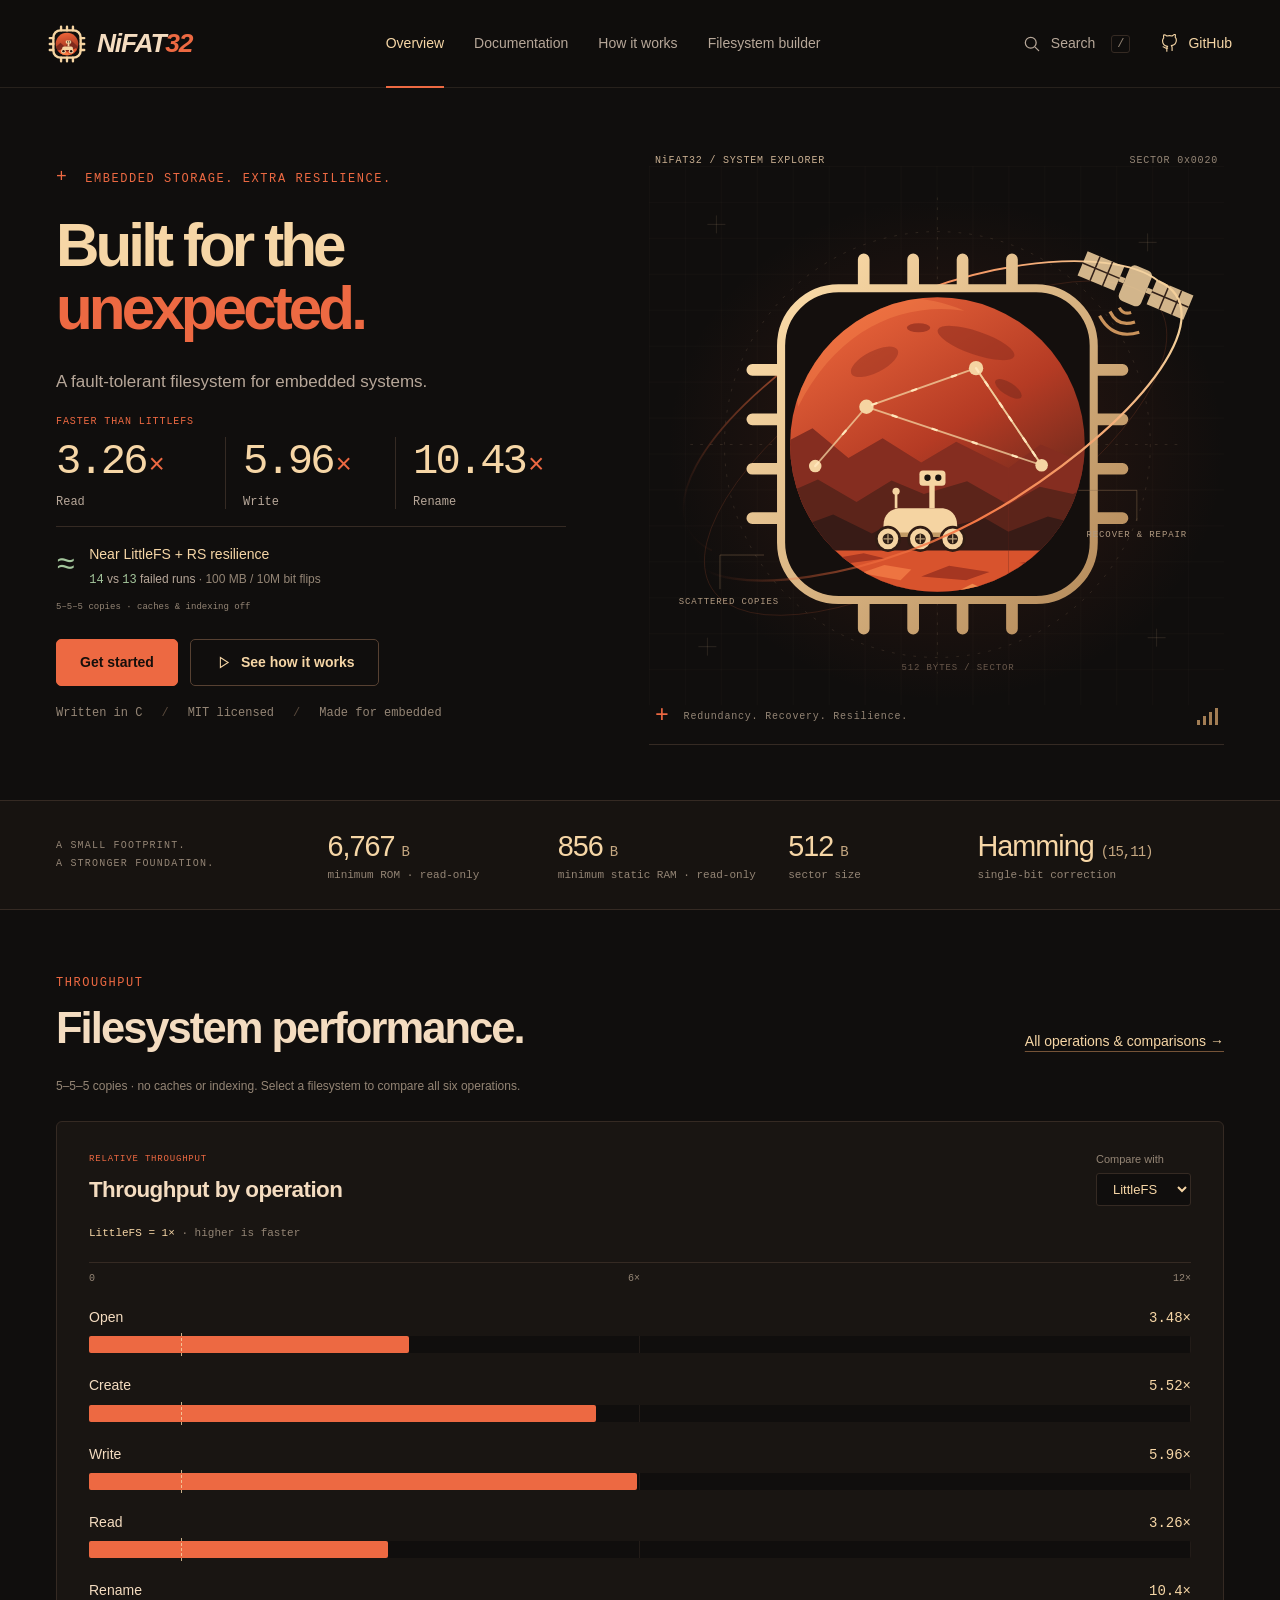
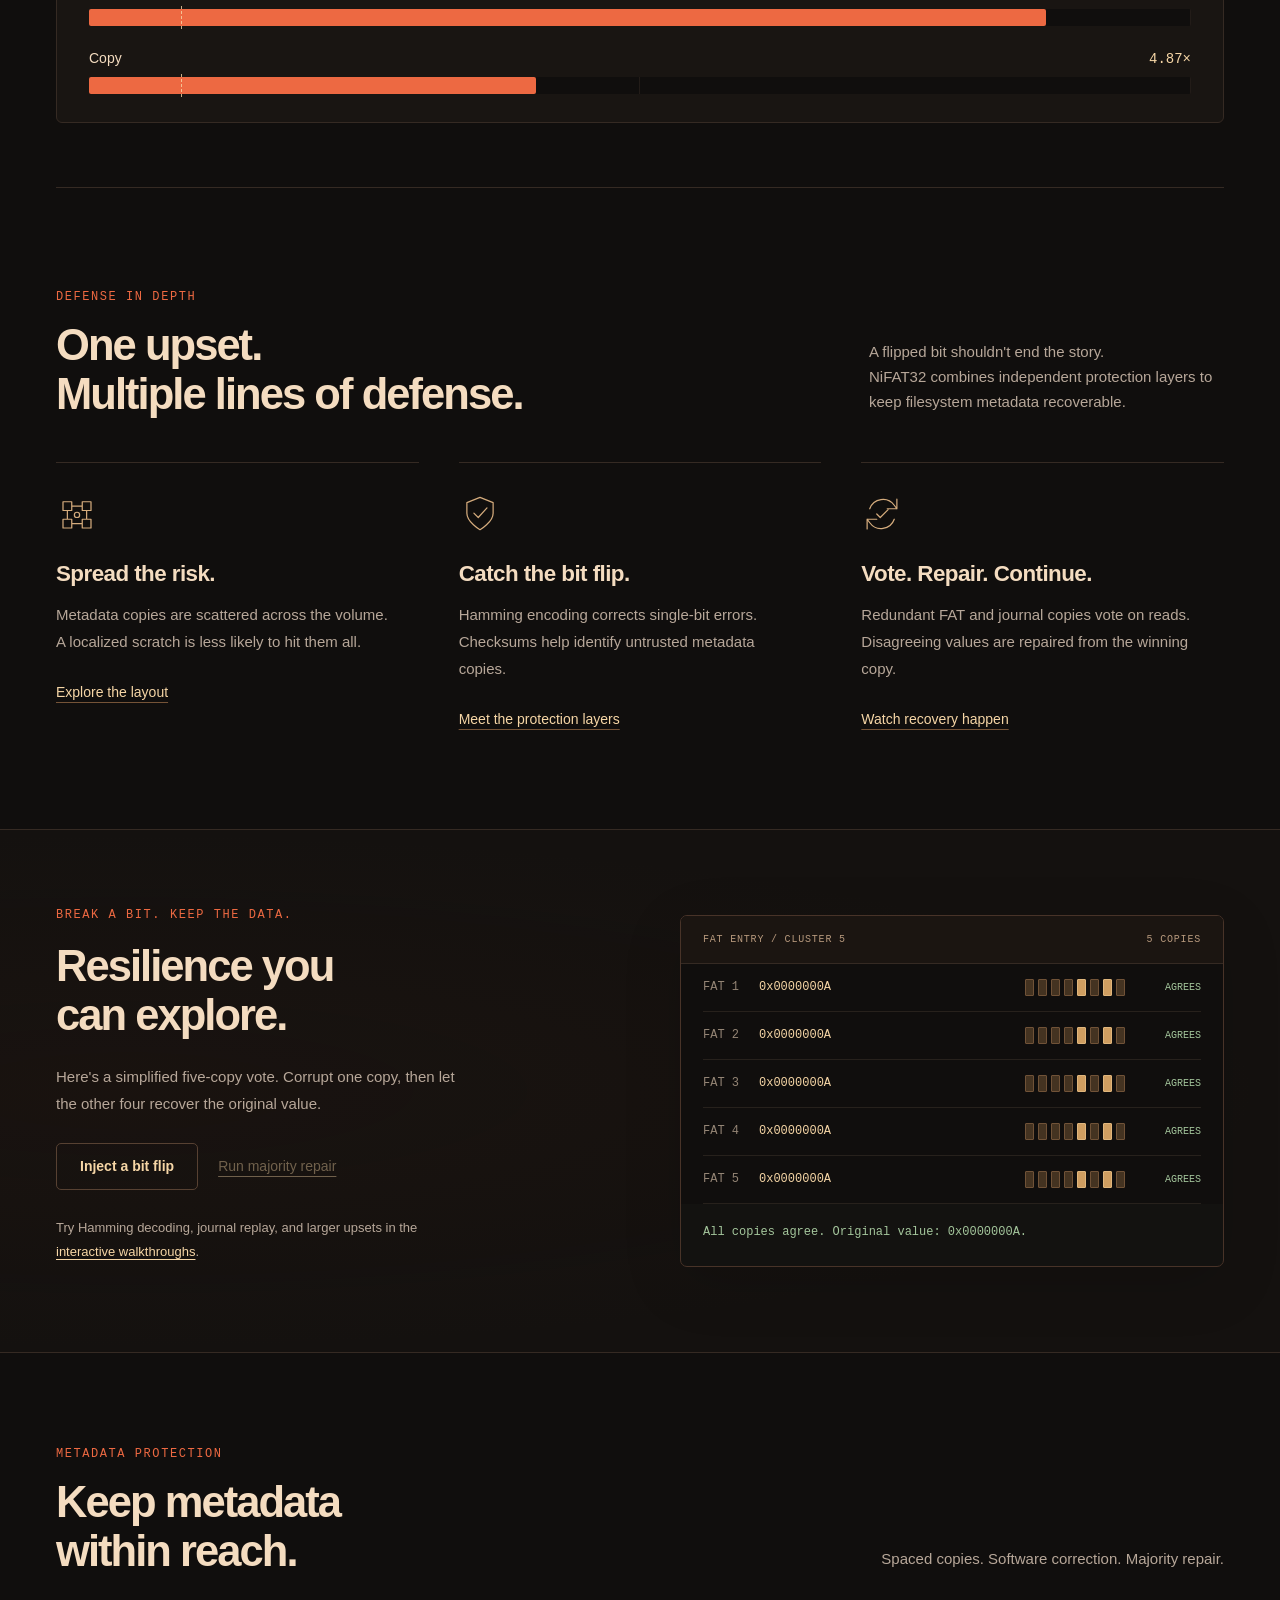
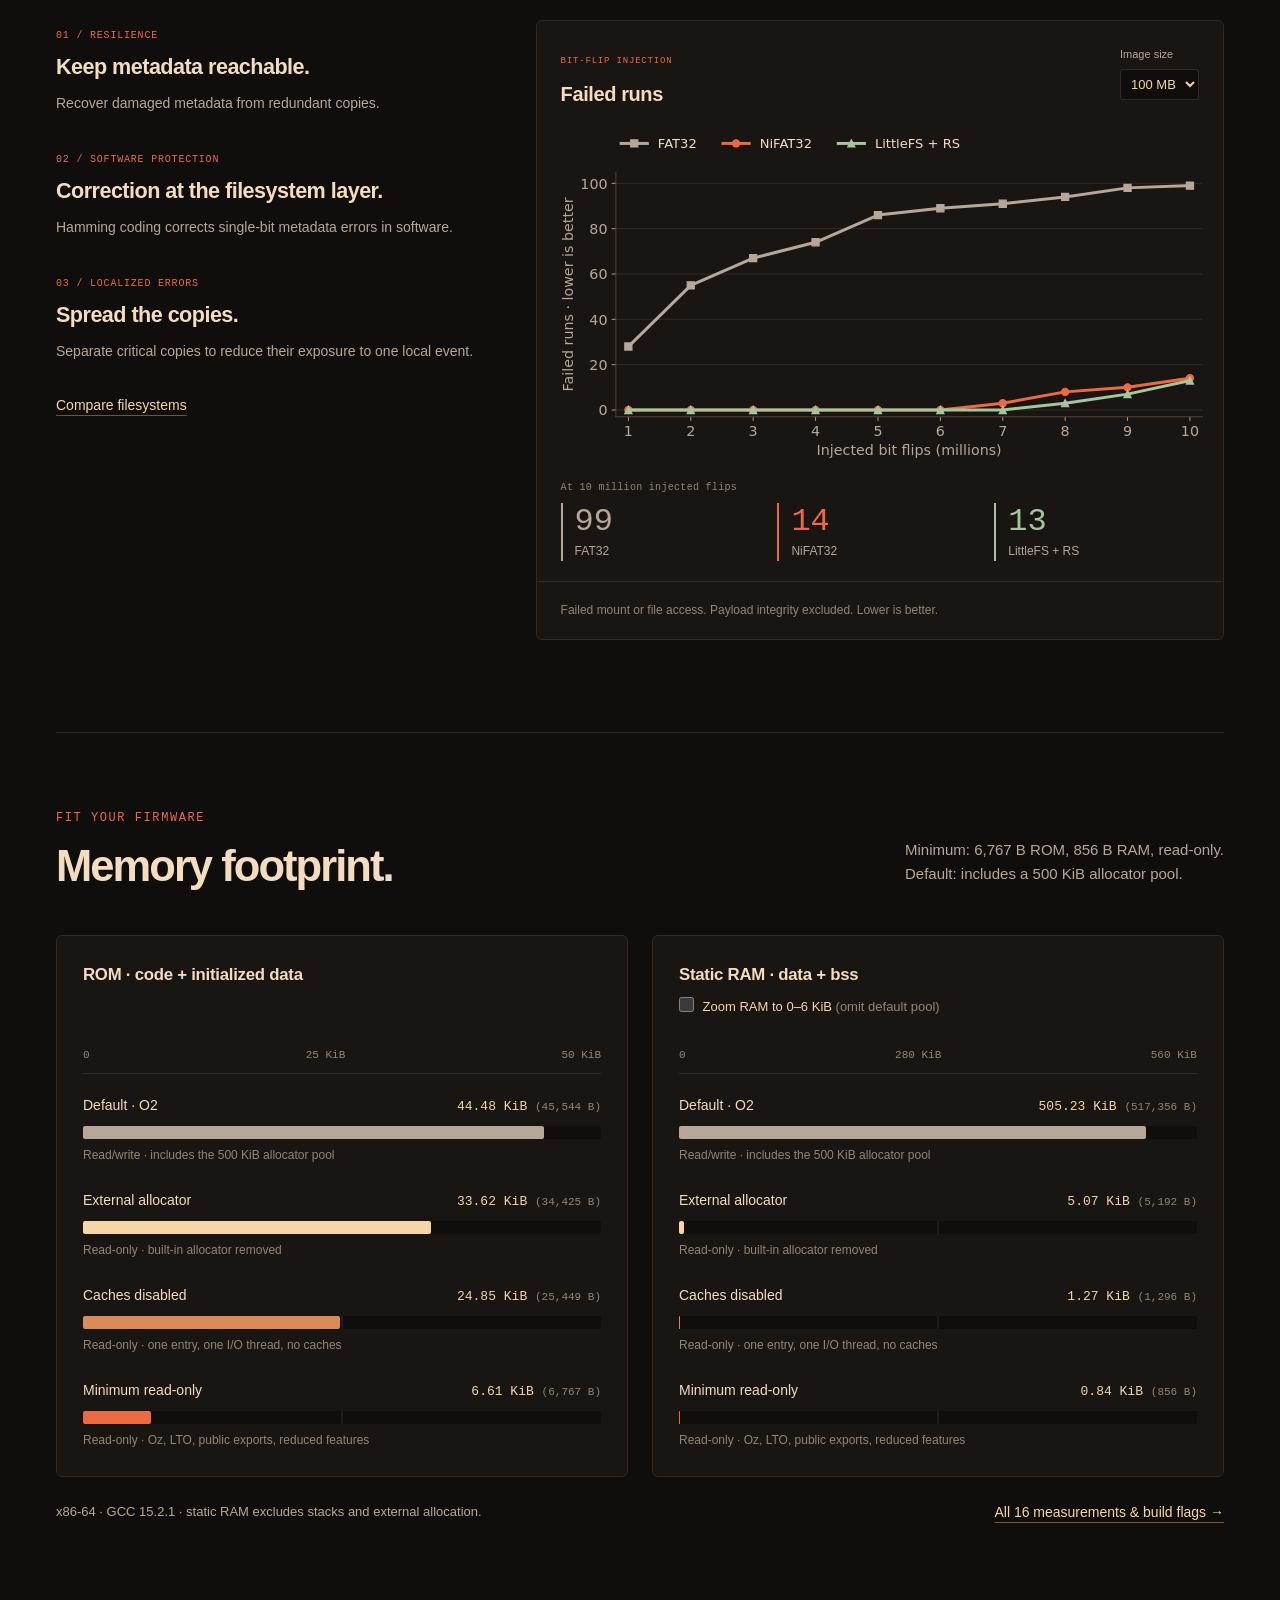
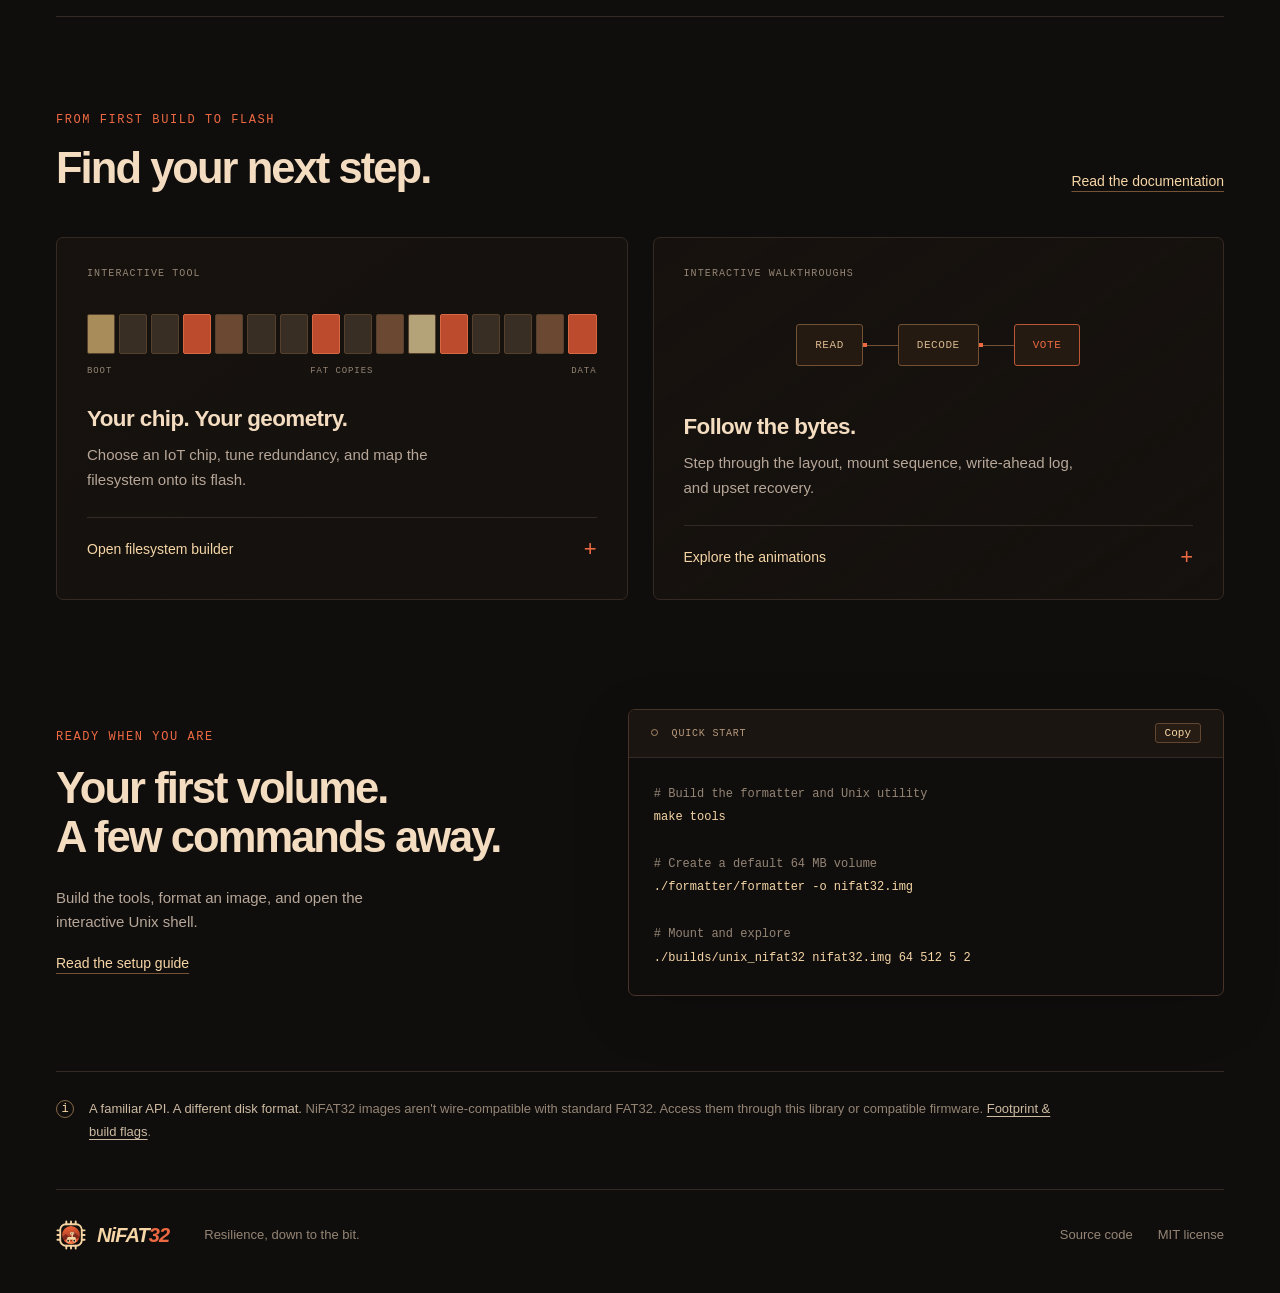
<file: docs/index.html>
<!DOCTYPE html>
<html lang="en">
<head>
  <meta charset="UTF-8">
  <meta name="viewport" content="width=device-width, initial-scale=1">
  <meta name="theme-color" content="#100e0d">
  <meta name="description" content="NiFAT32: an upset-tolerant filesystem for embedded systems. Explore the architecture, simulate bit flips, and configure your volume.">
  <title>NiFAT32 — Resilience at speed</title>
  <link rel="icon" href="assets/logo.svg" type="image/svg+xml">
  <link rel="stylesheet" href="style.css">
  <script src="content.js" defer></script>
  <script src="app.js" defer></script>
  <script src="motion.js" defer></script>
</head>
<body>
  <a class="skip-link" href="#main">Skip to content</a>
  <header class="site-header">
    <a class="brand" href="#/" aria-label="NiFAT32 home"><img src="assets/logo.svg" width="38" height="38" alt=""><span>NiFAT<span class="accent">32</span></span></a>
    <button class="menu-toggle icon-button" aria-label="Open navigation" aria-expanded="false" aria-controls="main-nav"><svg viewBox="0 0 24 24" aria-hidden="true"><path d="M4 7h16M4 12h16M4 17h16"/></svg></button>
    <nav class="main-nav" id="main-nav" aria-label="Main navigation">
      <a href="#/" data-nav="home">Overview</a><a href="#/docs/getting-started" data-nav="docs">Documentation</a><a href="#/animations" data-nav="animations">How it works</a><a href="#/builder" data-nav="builder">Filesystem builder</a>
    </nav>
    <div class="header-actions">
      <button class="search-trigger icon-button" aria-label="Search documentation"><svg viewBox="0 0 24 24" aria-hidden="true"><circle cx="10.5" cy="10.5" r="6.5"/><path d="m16 16 4 4"/></svg><span class="search-label">Search <kbd>/</kbd></span></button>
      <a class="github-link" href="https://github.com/j1sk1ss/NIFAT32" target="_blank" rel="noopener noreferrer" aria-label="NiFAT32 on GitHub (opens in a new tab)"><svg viewBox="0 0 24 24" aria-hidden="true"><path d="M9 19c-4 1-4-2-6-2m12 5v-3.9a3.4 3.4 0 0 0-1-2.6c3.3-.4 6.7-1.6 6.7-7.4a5.8 5.8 0 0 0-1.6-4 5.4 5.4 0 0 0-.2-4S17.6.7 15 2.6a14 14 0 0 0-7 0C5.4.7 4.1 1.1 4.1 1.1a5.4 5.4 0 0 0-.2 4 5.8 5.8 0 0 0-1.6 4c0 5.8 3.4 7 6.7 7.4a3.4 3.4 0 0 0-1 2.6V23" transform="translate(1 0) scale(.9)"/></svg><span>GitHub</span></a>
    </div>
  </header>
  <main id="main" tabindex="-1">
    <div id="home-page">
      <section class="hero page-width" aria-labelledby="hero-title">
        <div class="hero-copy">
          <p class="eyebrow"><span class="small-cross">+</span> EMBEDDED STORAGE. EXTRA RESILIENCE.</p>
          <h1 id="hero-title">Built for the<br><em>unexpected.</em></h1>
          <p class="hero-description">A fault-tolerant filesystem for embedded systems.</p>
          <!-- performance:hero:start -->
<div class="hero-performance" aria-label="Throughput and fault tolerance compared with LittleFS">
      <p class="hero-benchmark-label">FASTER THAN LITTLEFS</p><dl class="hero-speed-metrics"><div><dt>Read</dt><dd>3.26<small>×</small></dd></div><div><dt>Write</dt><dd>5.96<small>×</small></dd></div><div><dt>Rename</dt><dd>10.43<small>×</small></dd></div></dl>
      <div class="hero-resilience"><span class="resilience-mark" aria-hidden="true">≈</span><div><strong>Near LittleFS + RS resilience</strong>
        <p><b>14</b> vs <b>13</b> failed runs <span>· 100 MB / 10M bit flips</span></p></div></div>
      <p class="hero-benchmark-config">5–5–5 copies · caches &amp; indexing off</p></div>
<!-- performance:hero:end -->
          <div class="hero-buttons"><a class="button primary" href="#/docs/getting-started">Get started</a><a class="button secondary" href="#/animations"><svg viewBox="0 0 24 24" aria-hidden="true"><path d="m9 5 11 7-11 7z"/></svg>See how it works</a></div>
          <div class="hero-meta"><span>Written in C</span><span>MIT licensed</span><span>Made for embedded</span></div>
        </div>
        <div class="hero-visual">
          <div class="visual-label"><span>NiFAT32 / SYSTEM EXPLORER</span><span>SECTOR 0x0020</span></div>
          <!-- hero-art:start -->
<svg xmlns="http://www.w3.org/2000/svg" id="hero-mars-scene" class="mars-scene" viewBox="0 0 640 600" width="640" height="600" fill="none" role="img" aria-labelledby="mars-scene-title">
  <title id="mars-scene-title">A rover driving over scrolling Martian terrain inside a microchip, with an orbiting satellite</title>
  <defs>
    <radialGradient id="halo"><stop stop-color="#9f3a20" stop-opacity=".22"/><stop offset="1" stop-color="#9f3a20" stop-opacity="0"/></radialGradient>
    <linearGradient id="planet" x1="220" y1="130" x2="430" y2="470" gradientUnits="userSpaceOnUse"><stop stop-color="#ef693d"/><stop offset=".5" stop-color="#b53b24"/><stop offset="1" stop-color="#421e17"/></linearGradient>
    <linearGradient id="chip" x1="160" y1="160" x2="510" y2="480" gradientUnits="userSpaceOnUse"><stop stop-color="#f7d7a4"/><stop offset="1" stop-color="#b58b5b"/></linearGradient>
    <linearGradient id="orbit" x1="40" y1="400" x2="580" y2="160" gradientUnits="userSpaceOnUse"><stop stop-color="#ec6036" stop-opacity="0"/><stop offset=".5" stop-color="#f57845"/><stop offset="1" stop-color="#f3cf9a"/></linearGradient>
    <clipPath id="disc"><circle cx="321" cy="310" r="164"/></clipPath>
    <pattern id="grid" width="40" height="40" patternUnits="userSpaceOnUse"><path d="M40 0H0v40" stroke="#d7ac7a" stroke-opacity=".055"/></pattern>
    <g id="orbit-satellite"><g fill="#f5d4a2"><rect x="-15" y="-27" width="30" height="48" rx="7"/><path d="M-72-20h50v33h-50zM22-20h50v33H22z"/><path d="M-22-7h7v7h-7zm37 0h7v7h-7z"/></g><g stroke="#38241b" stroke-width="2"><path d="M-55-20v33m17-33v33m-34-17h50m61-16v33m17-33v33M22-4h50"/></g><g class="scene-radio" stroke="#eaaa69" stroke-width="4"><path d="M-8 30q8 7 16 0m-25 9q17 15 34 0m-44 10q27 22 54 0"/></g></g>
    <g id="terrain-far-tile"><path d="M0 336 36 310 74 326 114 282 155 306 182 292 222 325 260 303 303 330 342 307 400 336V500H0Z" fill="#852d20"/></g>
    <g id="terrain-mid-tile"><path d="M0 377 35 357 72 365 112 343 154 364 188 349 231 374 270 350 306 365 354 351 400 377V500H0Z" fill="#5c241a"/></g>
    <g id="terrain-near-tile"><path d="M0 407 44 390 79 399 120 379 167 402 205 388 248 409 295 385 344 399 374 392 400 407V500H0Z" fill="#381b16"/></g>
    <g id="terrain-ground-tile"><path d="M0 428H400V500H0Z" fill="#d8532d"/><path d="m12 442 45-7 25 6-38 5zm91 24 54-13 29 7-52 15zm107-30 29-5 24 6-39 5zm93 21 31-12 45 7-26 9z" fill="#a53621"/><path d="m66 475 43-12 36 7-19 11zm170-22 26-9 30 5-12 12zM0 492h46l-22-10-24 4z" fill="#ee7441"/><path d="m172 439 9-4 14 5-12 3zm172 34 16-8 21 10-14 4z" fill="#ef8a4d"/></g>
  </defs>
  <rect width="640" height="600" fill="url(#grid)"/>
  <ellipse class="scene-halo" cx="330" cy="315" rx="310" ry="280" fill="url(#halo)"/>
  <g stroke="#e4c194" stroke-opacity=".14"><circle class="scene-radar" cx="321" cy="310" r="237" stroke-dasharray="3 9"/><path d="M321 35v530M46 310h550" stroke-dasharray="3 8"/><path d="M65 65h20m-10-10v20m480 450h20m-10-10v20M55 535h20m-10-10v20m480-460h20m-10-10v20"/></g>
  <ellipse cx="319" cy="314" rx="294" ry="120" transform="rotate(-32 319 314)" stroke="#8f442b" stroke-opacity=".28"/>
  <path d="M70 428C-3 393 55 288 196 194S516 87 567 128" stroke="url(#orbit)" stroke-width="2"/>
  <g id="satellite-back" transform="translate(505 112) rotate(26)"><use href="#orbit-satellite"/></g>
  <g stroke="url(#chip)" stroke-width="13" stroke-linecap="round"><path d="M239 104v32m55-32v32m55-32v32m55-32v32M239 483v32m55-32v32m55-32v32m55-32v32M115 227h32m-32 55h32m-32 55h32m-32 55h32M495 227h32m-32 55h32m-32 55h32m-32 55h32"/><rect x="147" y="136" width="348" height="347" rx="64" fill="#140f0d" stroke-width="9"/></g>
  <circle cx="321" cy="310" r="164" fill="url(#planet)"/>
  <g clip-path="url(#disc)">
    <path d="M166 268c43-85 113-117 185-107-95-40-170 13-192 63z" fill="#ff9153" fill-opacity=".33"/>
    <ellipse cx="251" cy="218" rx="29" ry="12" transform="rotate(-27 251 218)" fill="#9c3322" fill-opacity=".55"/><ellipse cx="364" cy="197" rx="45" ry="13" transform="rotate(19 364 197)" fill="#8e2c1e" fill-opacity=".55"/><ellipse cx="300" cy="180" rx="13" ry="5" fill="#a53924"/><ellipse cx="400" cy="248" rx="17" ry="7" transform="rotate(33 400 248)" fill="#77291d" fill-opacity=".5"/>
    <g class="scene-terrain terrain-far"><use href="#terrain-far-tile" x="-400"/><use href="#terrain-far-tile" x="0"/><use href="#terrain-far-tile" x="400"/><use href="#terrain-far-tile" x="800"/></g>
    <g class="scene-terrain terrain-mid"><use href="#terrain-mid-tile" x="-400"/><use href="#terrain-mid-tile" x="0"/><use href="#terrain-mid-tile" x="400"/><use href="#terrain-mid-tile" x="800"/></g>
    <g class="scene-terrain terrain-near"><use href="#terrain-near-tile" x="-400"/><use href="#terrain-near-tile" x="0"/><use href="#terrain-near-tile" x="400"/><use href="#terrain-near-tile" x="800"/></g>
    <g class="scene-terrain terrain-ground"><use href="#terrain-ground-tile" x="-400"/><use href="#terrain-ground-tile" x="0"/><use href="#terrain-ground-tile" x="400"/><use href="#terrain-ground-tile" x="800"/></g>
  </g>
  <g stroke="#f5d4a2" stroke-width="2" stroke-opacity=".75"><path d="m185 334 57-66 122-43 73 108-195-65"/><path d="m364 225 73 108"/></g><g class="scene-nodes" fill="#f5d4a2"><circle cx="185" cy="334" r="7"/><circle cx="242" cy="268" r="8"/><circle cx="364" cy="225" r="8"/><circle cx="437" cy="333" r="7"/></g>
  <g class="scene-telemetry" stroke="#ffe6bb" stroke-width="2.5" stroke-dasharray="5 42" stroke-linecap="round"><path d="m185 334 57-66 122-43 73 108-195-65"/><path d="m364 225 73 108"/></g>
  <g transform="translate(246 339)"><g class="scene-rover"><path d="m28 65 45-1 17 10H12z" fill="#c19a65"/><path d="M15 61c0-12 8-19 19-19h45c11 0 18 8 18 19v8H15z" fill="#f5d4a2"/><path d="M69 42V12" stroke="#f5d4a2" stroke-width="6"/><rect x="55" y="0" width="29" height="17" rx="4" fill="#f5d4a2"/><circle cx="64" cy="8" r="3.5" fill="#19120e"/><circle cx="76" cy="8" r="3.5" fill="#19120e"/><path d="M29 42V24" stroke="#f5d4a2" stroke-width="3"/><circle cx="29" cy="23" r="4" fill="#f5d4a2"/><g fill="#f5d4a2" stroke="#301c14" stroke-width="3"><circle cx="20" cy="76" r="13"/><circle cx="56" cy="76" r="13"/><circle cx="92" cy="76" r="13"/></g><g fill="#302016"><circle cx="20" cy="76" r="6"/><circle cx="56" cy="76" r="6"/><circle cx="92" cy="76" r="6"/></g><g transform="translate(20 76)"><g class="scene-wheel" stroke="#f5d4a2" stroke-width="1.5" stroke-opacity=".7"><path d="M-5 0H5M0-5V5"/></g></g><g transform="translate(56 76)"><g class="scene-wheel" stroke="#f5d4a2" stroke-width="1.5" stroke-opacity=".7"><path d="M-5 0H5M0-5V5"/></g></g><g transform="translate(92 76)"><g class="scene-wheel" stroke="#f5d4a2" stroke-width="1.5" stroke-opacity=".7"><path d="M-5 0H5M0-5V5"/></g></g></g></g>
  <path d="M567 128c71 32-11 148-163 244S74 481 51 438" stroke="url(#orbit)" stroke-width="2.5"/>
  <g id="satellite-front" transform="translate(505 112) rotate(26)" visibility="hidden"><use href="#orbit-satellite"/></g>
  <g font-family="monospace" font-size="10" letter-spacing="1" fill="#b09980"><path d="M128 433H79v38" fill="none" stroke="#8c6d50" stroke-opacity=".5"/><text x="33" y="488">SCATTERED COPIES</text><path d="M478 361h65v34" fill="none" stroke="#8c6d50" stroke-opacity=".5"/><text x="487" y="413">RECOVER &amp; REPAIR</text><text x="281" y="561" fill="#69584b">512 BYTES / SECTOR</text></g>
</svg>
          <!-- hero-art:end -->
          <div class="visual-caption"><span class="crosshair">+</span><span>Redundancy. Recovery. Resilience.</span><span class="signal-bars" aria-hidden="true"><i></i><i></i><i></i><i></i></span></div>
        </div>
      </section>
      <div class="spec-strip"><div class="page-width spec-inner"><span class="spec-heading">A SMALL FOOTPRINT.<br>A STRONGER FOUNDATION.</span><a href="#/docs/footprint"><strong>6,767 <small>B</small></strong><span>minimum ROM · read-only</span></a><a href="#/docs/footprint"><strong>856 <small>B</small></strong><span>minimum static RAM · read-only</span></a><a href="#/docs/architecture"><strong>512 <small>B</small></strong><span>sector size</span></a><a href="#/docs/architecture"><strong>Hamming <small>(15,11)</small></strong><span>single-bit correction</span></a></div></div>
      <section class="performance-section page-width" aria-labelledby="performance-title">
        <div class="performance-heading"><div><p class="eyebrow">THROUGHPUT</p><h2 id="performance-title">Filesystem performance.</h2></div><a class="text-link" href="#/docs/benchmarks">All operations &amp; comparisons →</a></div>
        <p class="performance-context">5–5–5 copies · no caches or indexing. Select a filesystem to compare all six operations.</p>
        <!-- performance:plots:start -->
<div class="comparison-chart"><div class="comparison-chart-top"><div><p class="eyebrow">RELATIVE THROUGHPUT</p>
      <h3>Throughput by operation</h3></div><label>Compare with<select data-throughput-comparison><option>LittleFS</option><option>FAT32</option><option>YAFFS2</option></select></label></div><div class="comparison-panel" data-comparison="LittleFS" style="--baseline:8.33333%">
          <p class="comparison-baseline">LittleFS = 1× <span>· higher is faster</span></p>
          <div class="throughput-axis"><span>0</span><span>6×</span><span>12×</span></div>
          <div class="throughput-rows"><div class="throughput-row"><div class="throughput-label"><span>Open</span><strong>3.48×</strong></div>
          <div class="throughput-track"><span style="width:29.02589%"></span></div></div><div class="throughput-row"><div class="throughput-label"><span>Create</span><strong>5.52×</strong></div>
          <div class="throughput-track"><span style="width:46.04052%"></span></div></div><div class="throughput-row"><div class="throughput-label"><span>Write</span><strong>5.96×</strong></div>
          <div class="throughput-track"><span style="width:49.69191%"></span></div></div><div class="throughput-row"><div class="throughput-label"><span>Read</span><strong>3.26×</strong></div>
          <div class="throughput-track"><span style="width:27.14441%"></span></div></div><div class="throughput-row"><div class="throughput-label"><span>Rename</span><strong>10.4×</strong></div>
          <div class="throughput-track"><span style="width:86.87795%"></span></div></div><div class="throughput-row"><div class="throughput-label"><span>Copy</span><strong>4.87×</strong></div>
          <div class="throughput-track"><span style="width:40.55150%"></span></div></div></div></div><div class="comparison-panel" data-comparison="FAT32" hidden style="--baseline:100.00000%">
          <p class="comparison-baseline">FAT32 = 1× <span>· higher is faster</span></p>
          <div class="throughput-axis"><span>0</span><span>0.5×</span><span>1×</span></div>
          <div class="throughput-rows"><div class="throughput-row"><div class="throughput-label"><span>Open</span><strong>0.0617×</strong></div>
          <div class="throughput-track"><span style="width:6.17284%"></span></div></div><div class="throughput-row"><div class="throughput-label"><span>Create</span><strong>0.231×</strong></div>
          <div class="throughput-track"><span style="width:23.10536%"></span></div></div><div class="throughput-row"><div class="throughput-label"><span>Write</span><strong>0.14×</strong></div>
          <div class="throughput-track"><span style="width:13.98210%"></span></div></div><div class="throughput-row"><div class="throughput-label"><span>Read</span><strong>0.132×</strong></div>
          <div class="throughput-track"><span style="width:13.23276%"></span></div></div><div class="throughput-row"><div class="throughput-label"><span>Rename</span><strong>0.286×</strong></div>
          <div class="throughput-track"><span style="width:28.55511%"></span></div></div><div class="throughput-row"><div class="throughput-label"><span>Copy</span><strong>0.247×</strong></div>
          <div class="throughput-track"><span style="width:24.65483%"></span></div></div></div></div><div class="comparison-panel" data-comparison="YAFFS2" hidden style="--baseline:40.00000%">
          <p class="comparison-baseline">YAFFS2 = 1× <span>· higher is faster</span></p>
          <div class="throughput-axis"><span>0</span><span>1.25×</span><span>2.5×</span></div>
          <div class="throughput-rows"><div class="throughput-row"><div class="throughput-label"><span>Open</span><strong>0.00829×</strong></div>
          <div class="throughput-track"><span style="width:0.33140%"></span></div></div><div class="throughput-row"><div class="throughput-label"><span>Create</span><strong>0.83×</strong></div>
          <div class="throughput-track"><span style="width:33.19502%"></span></div></div><div class="throughput-row"><div class="throughput-label"><span>Write</span><strong>2.16×</strong></div>
          <div class="throughput-track"><span style="width:86.59883%"></span></div></div><div class="throughput-row"><div class="throughput-label"><span>Read</span><strong>0.28×</strong></div>
          <div class="throughput-track"><span style="width:11.19507%"></span></div></div><div class="throughput-row"><div class="throughput-label"><span>Rename</span><strong>0.747×</strong></div>
          <div class="throughput-track"><span style="width:29.87304%"></span></div></div><div class="throughput-row"><div class="throughput-label"><span>Copy</span><strong>0.564×</strong></div>
          <div class="throughput-track"><span style="width:22.56063%"></span></div></div></div></div></div>
<!-- performance:plots:end -->
      </section>
      <section class="protection-section page-width" aria-labelledby="protection-title">
        <div class="section-heading"><div><p class="eyebrow">DEFENSE IN DEPTH</p><h2 id="protection-title">One upset.<br>Multiple lines of defense.</h2></div><p>A flipped bit shouldn't end the story.<br>NiFAT32 combines independent protection layers to keep filesystem metadata recoverable.</p></div>
        <div class="protection-grid">
          <article class="protection-item"><svg viewBox="0 0 48 48" aria-hidden="true"><path d="M8 10h10v10H8zm22 0h10v10H30zM8 30h10v10H8zm22 0h10v10H30zM18 15h12M18 35h12M13 20v10m22-10v10"/><circle cx="24" cy="25" r="3"/></svg><h3>Spread the risk.</h3><p>Metadata copies are scattered across the volume. A localized scratch is less likely to hit them all.</p><a class="text-link" href="#/docs/architecture?id=on-disk-layout">Explore the layout</a></article>
          <article class="protection-item"><svg viewBox="0 0 48 48" aria-hidden="true"><path d="m24 5 15 6v12c0 10-15 19-15 19S9 33 9 23V11z"/><path d="m17 23 5 5 10-11"/></svg><h3>Catch the bit flip.</h3><p>Hamming encoding corrects single-bit errors. Checksums help identify untrusted metadata copies.</p><a class="text-link" href="#/docs/architecture?id=protection-layers">Meet the protection layers</a></article>
          <article class="protection-item"><svg viewBox="0 0 48 48" aria-hidden="true"><path d="M10 18a16 16 0 0 1 28-4l3 4M38 30a16 16 0 0 1-28 4l-3-4M41 7v11H30M7 41V30h11"/><path d="m18 24 4 4 9-9"/></svg><h3>Vote. Repair. Continue.</h3><p>Redundant FAT and journal copies vote on reads. Disagreeing values are repaired from the winning copy.</p><a class="text-link" href="#/animations">Watch recovery happen</a></article>
        </div>
      </section>
      <section class="lab-section" aria-labelledby="lab-title"><div class="page-width lab-grid">
        <div class="lab-copy"><p class="eyebrow">BREAK A BIT. KEEP THE DATA.</p><h2 id="lab-title">Resilience you<br>can explore.</h2><p>Here's a simplified five-copy vote. Corrupt one copy, then let the other four recover the original value.</p><div class="lab-actions"><button class="button secondary" id="fault-button">Inject a bit flip</button><button class="text-button" id="repair-button" disabled>Run majority repair</button></div><p class="lab-footnote">Try Hamming decoding, journal replay, and larger upsets in the <a href="#/animations">interactive walkthroughs</a>.</p></div>
        <div class="vote-demo"><div class="panel-topline"><span>FAT ENTRY / CLUSTER 5</span><span>5 COPIES</span></div><div id="copy-rows"></div><div class="vote-status" id="vote-status" role="status">All copies agree. Original value: 0x0000000A.</div></div>
      </div></section>
      <section class="research-section page-width" aria-labelledby="research-title">
        <div class="section-heading"><div><p class="eyebrow">METADATA PROTECTION</p><h2 id="research-title">Keep metadata<br>within reach.</h2></div><p>Spaced copies. Software correction. Majority repair.</p></div>
        <div class="research-grid">
          <div class="research-story">
            <article><span class="research-number">01 / RESILIENCE</span><h3>Keep metadata reachable.</h3><p>Recover damaged metadata from redundant copies.</p></article>
            <article><span class="research-number">02 / SOFTWARE PROTECTION</span><h3>Correction at the filesystem layer.</h3><p>Hamming coding corrects single-bit metadata errors in software.</p></article>
            <article><span class="research-number">03 / LOCALIZED ERRORS</span><h3>Spread the copies.</h3><p>Separate critical copies to reduce their exposure to one local event.</p></article>
            <a class="text-link" href="#/docs/benchmarks">Compare filesystems</a>
          </div>
          <div><!-- research:chart:start -->
<div class="research-chart"><div class="research-chart-top"><div><span class="eyebrow">BIT-FLIP INJECTION</span><h3>Failed runs</h3></div><label>Image size <select data-fault-volume><option value="100">100 MB</option><option value="200">200 MB</option><option value="300">300 MB</option><option value="400">400 MB</option><option value="500">500 MB</option></select></label></div><figure data-volume="100">
          <div class="research-plot-scroll" tabindex="0" role="region" aria-label="Scrollable fault injection chart">
            <img src="assets/charts/faults-100.svg" width="800" height="420" loading="lazy" alt="Failed runs versus one to ten million injected bit flips, 100 MB image. At ten million flips: FAT32: 99, NiFAT32: 14, LittleFS + RS: 13. Lower counts are better."></div>
          <figcaption><span>At 10 million injected flips</span><div class="fault-counts"><div style="--series:#b7a799"><strong>99</strong><span>FAT32</span></div><div style="--series:#ed6942"><strong>14</strong><span>NiFAT32</span></div><div style="--series:#a4c69c"><strong>13</strong><span>LittleFS + RS</span></div></div></figcaption></figure><figure data-volume="200" hidden>
          <div class="research-plot-scroll" tabindex="0" role="region" aria-label="Scrollable fault injection chart">
            <img src="assets/charts/faults-200.svg" width="800" height="420" loading="lazy" alt="Failed runs versus one to ten million injected bit flips, 200 MB image. At ten million flips: FAT32: 85, NiFAT32: 0, LittleFS + RS: 0. Lower counts are better."></div>
          <figcaption><span>At 10 million injected flips</span><div class="fault-counts"><div style="--series:#b7a799"><strong>85</strong><span>FAT32</span></div><div style="--series:#ed6942"><strong>0</strong><span>NiFAT32</span></div><div style="--series:#a4c69c"><strong>0</strong><span>LittleFS + RS</span></div></div></figcaption></figure><figure data-volume="300" hidden>
          <div class="research-plot-scroll" tabindex="0" role="region" aria-label="Scrollable fault injection chart">
            <img src="assets/charts/faults-300.svg" width="800" height="420" loading="lazy" alt="Failed runs versus one to ten million injected bit flips, 300 MB image. At ten million flips: FAT32: 76, NiFAT32: 0, LittleFS + RS: 0. Lower counts are better."></div>
          <figcaption><span>At 10 million injected flips</span><div class="fault-counts"><div style="--series:#b7a799"><strong>76</strong><span>FAT32</span></div><div style="--series:#ed6942"><strong>0</strong><span>NiFAT32</span></div><div style="--series:#a4c69c"><strong>0</strong><span>LittleFS + RS</span></div></div></figcaption></figure><figure data-volume="400" hidden>
          <div class="research-plot-scroll" tabindex="0" role="region" aria-label="Scrollable fault injection chart">
            <img src="assets/charts/faults-400.svg" width="800" height="420" loading="lazy" alt="Failed runs versus one to ten million injected bit flips, 400 MB image. At ten million flips: FAT32: 49, NiFAT32: 0, LittleFS + RS: 0. Lower counts are better."></div>
          <figcaption><span>At 10 million injected flips</span><div class="fault-counts"><div style="--series:#b7a799"><strong>49</strong><span>FAT32</span></div><div style="--series:#ed6942"><strong>0</strong><span>NiFAT32</span></div><div style="--series:#a4c69c"><strong>0</strong><span>LittleFS + RS</span></div></div></figcaption></figure><figure data-volume="500" hidden>
          <div class="research-plot-scroll" tabindex="0" role="region" aria-label="Scrollable fault injection chart">
            <img src="assets/charts/faults-500.svg" width="800" height="420" loading="lazy" alt="Failed runs versus one to ten million injected bit flips, 500 MB image. At ten million flips: FAT32: 55, NiFAT32: 0, LittleFS + RS: 0. Lower counts are better."></div>
          <figcaption><span>At 10 million injected flips</span><div class="fault-counts"><div style="--series:#b7a799"><strong>55</strong><span>FAT32</span></div><div style="--series:#ed6942"><strong>0</strong><span>NiFAT32</span></div><div style="--series:#a4c69c"><strong>0</strong><span>LittleFS + RS</span></div></div></figcaption></figure><p class="chart-note">Failed mount or file access. Payload integrity excluded. Lower is better.</p></div>
<!-- research:chart:end --></div>
        </div>
      </section>
      <section class="footprint-section page-width" aria-labelledby="footprint-title">
        <div class="section-heading"><div><p class="eyebrow">FIT YOUR FIRMWARE</p><h2 id="footprint-title">Memory footprint.</h2></div><p>Minimum: 6,767 B ROM, 856 B RAM, read-only.<br>Default: includes a 500 KiB allocator pool.</p></div>
        <!-- footprint:charts:start -->
<div class="footprint-charts"><section class="footprint-panel rom-panel" aria-label="ROM · code + initialized data">
          <h3>ROM · code + initialized data</h3><div class="chart-controls"></div><div class="chart-axis full-axis"><span>0</span><span>25 KiB</span><span>50 KiB</span></div>
          
          <div class="footprint-bars"><div class="footprint-row pool-profile">
              <div class="bar-label"><strong>Default · O2</strong><span>44.48 KiB <small>(45,544 B)</small></span></div>
              <div class="bar-track"><span style="--bar-full:88.9531%;--bar-zoom:100.0000%"></span></div>
              <p>Read/write · includes the 500 KiB allocator pool</p></div><div class="footprint-row">
              <div class="bar-label"><strong>External allocator</strong><span>33.62 KiB <small>(34,425 B)</small></span></div>
              <div class="bar-track"><span style="--bar-full:67.2363%;--bar-zoom:100.0000%"></span></div>
              <p>Read-only · built-in allocator removed</p></div><div class="footprint-row">
              <div class="bar-label"><strong>Caches disabled</strong><span>24.85 KiB <small>(25,449 B)</small></span></div>
              <div class="bar-track"><span style="--bar-full:49.7051%;--bar-zoom:100.0000%"></span></div>
              <p>Read-only · one entry, one I/O thread, no caches</p></div><div class="footprint-row">
              <div class="bar-label"><strong>Minimum read-only</strong><span>6.61 KiB <small>(6,767 B)</small></span></div>
              <div class="bar-track"><span style="--bar-full:13.2168%;--bar-zoom:100.0000%"></span></div>
              <p>Read-only · Oz, LTO, public exports, reduced features</p></div></div></section><section class="footprint-panel ram-panel" aria-label="Static RAM · data + bss">
          <h3>Static RAM · data + bss</h3><div class="chart-controls"><label class="ram-zoom"><input type="checkbox"> Zoom RAM to 0–6 KiB <span>(omit default pool)</span></label></div><div class="chart-axis full-axis"><span>0</span><span>280 KiB</span><span>560 KiB</span></div>
          <div class="chart-axis zoom-axis"><span>0</span><span>3 KiB</span><span>6 KiB</span></div>
          <div class="footprint-bars"><div class="footprint-row pool-profile">
              <div class="bar-label"><strong>Default · O2</strong><span>505.23 KiB <small>(517,356 B)</small></span></div>
              <div class="bar-track"><span style="--bar-full:90.2197%;--bar-zoom:100.0000%"></span></div>
              <p>Read/write · includes the 500 KiB allocator pool</p></div><div class="footprint-row">
              <div class="bar-label"><strong>External allocator</strong><span>5.07 KiB <small>(5,192 B)</small></span></div>
              <div class="bar-track"><span style="--bar-full:0.9054%;--bar-zoom:84.5052%"></span></div>
              <p>Read-only · built-in allocator removed</p></div><div class="footprint-row">
              <div class="bar-label"><strong>Caches disabled</strong><span>1.27 KiB <small>(1,296 B)</small></span></div>
              <div class="bar-track"><span style="--bar-full:0.2260%;--bar-zoom:21.0938%"></span></div>
              <p>Read-only · one entry, one I/O thread, no caches</p></div><div class="footprint-row">
              <div class="bar-label"><strong>Minimum read-only</strong><span>0.84 KiB <small>(856 B)</small></span></div>
              <div class="bar-track"><span style="--bar-full:0.1493%;--bar-zoom:13.9323%"></span></div>
              <p>Read-only · Oz, LTO, public exports, reduced features</p></div></div></section></div>
<!-- footprint:charts:end -->
        <div class="footprint-bottom"><p>x86-64 · GCC 15.2.1 · static RAM excludes stacks and external allocation.</p><a class="text-link" href="#/docs/footprint">All 16 measurements &amp; build flags →</a></div>
      </section>
      <section class="explore-section page-width" aria-labelledby="explore-title">
        <div class="section-heading"><div><p class="eyebrow">FROM FIRST BUILD TO FLASH</p><h2 id="explore-title">Find your next step.</h2></div><a class="text-link" href="#/docs/getting-started">Read the documentation</a></div>
        <div class="explore-grid">
          <a class="explore-card builder-card" href="#/builder"><div class="card-label">INTERACTIVE TOOL</div><div class="mini-map" aria-hidden="true"><div><i></i><i></i><i></i><i></i><i></i><i></i><i></i><i></i><i></i><i></i><i></i><i></i><i></i><i></i><i></i><i></i></div><span>BOOT</span><span>FAT COPIES</span><span>DATA</span></div><h3>Your chip. Your geometry.</h3><p>Choose an IoT chip, tune redundancy, and map the filesystem onto its flash.</p><span class="card-cta">Open filesystem builder <span>+</span></span></a>
          <a class="explore-card" href="#/animations"><div class="card-label">INTERACTIVE WALKTHROUGHS</div><div class="mini-flow" aria-hidden="true"><span>READ</span><i></i><span>DECODE</span><i></i><span>VOTE</span></div><h3>Follow the bytes.</h3><p>Step through the layout, mount sequence, write-ahead log, and upset recovery.</p><span class="card-cta">Explore the animations <span>+</span></span></a>
        </div>
      </section>
      <section class="start-section page-width" aria-labelledby="start-title"><div><p class="eyebrow">READY WHEN YOU ARE</p><h2 id="start-title">Your first volume.<br>A few commands away.</h2><p>Build the tools, format an image, and open the interactive Unix shell.</p><a class="text-link" href="#/docs/getting-started">Read the setup guide</a></div><div class="terminal"><div class="panel-topline"><span><i class="terminal-dot"></i> QUICK START</span><button class="copy-button" data-copy="quick-start">Copy</button></div><pre><code id="quick-start"><span class="code-comment"># Build the formatter and Unix utility</span>
make tools

<span class="code-comment"># Create a default 64 MB volume</span>
./formatter/formatter -o nifat32.img

<span class="code-comment"># Mount and explore</span>
./builds/unix_nifat32 nifat32.img 64 512 5 2</code></pre></div></section>
      <div class="compatibility-note page-width"><span class="note-symbol">i</span><p><strong>A familiar API. A different disk format.</strong> NiFAT32 images aren't wire-compatible with standard FAT32. Access them through this library or compatible firmware. <a href="#/docs/footprint">Footprint &amp; build flags</a>.</p></div>
    </div>
    <div id="docs-page" class="docs-layout" hidden>
      <button class="docs-menu-button button secondary" aria-expanded="false" aria-controls="docs-sidebar">Browse documentation</button>
      <aside class="docs-sidebar" id="docs-sidebar" aria-label="Documentation navigation"></aside>
      <div class="document-area"><div class="document-topline"><span id="breadcrumb">DOCUMENTATION</span><a id="edit-source" href="https://github.com/j1sk1ss/NIFAT32/tree/main/docs" target="_blank" rel="noopener noreferrer">View source</a></div><article id="document-content" class="markdown-body"></article><nav id="page-pagination" class="page-pagination" aria-label="Previous and next pages"></nav></div>
      <aside class="page-outline" aria-label="On this page"><p>ON THIS PAGE</p><nav id="page-outline"></nav></aside>
    </div>
  </main>
  <footer class="site-footer page-width"><a class="brand" href="#/"><img src="assets/logo.svg" width="30" height="30" alt=""><span>NiFAT<span class="accent">32</span></span></a><p>Resilience, down to the bit.</p><div><a href="https://github.com/j1sk1ss/NIFAT32" target="_blank" rel="noopener noreferrer">Source code</a><a href="https://github.com/j1sk1ss/NIFAT32/blob/main/LICENSE" target="_blank" rel="noopener noreferrer">MIT license</a></div></footer>
  <dialog id="search-dialog" aria-labelledby="search-title"><div class="search-heading"><h2 id="search-title">Search documentation</h2><button class="icon-button close-search" aria-label="Close search">×</button></div><label class="sr-only" for="search-input">Search terms</label><input id="search-input" type="search" placeholder="Architecture, Hamming, mount…" autocomplete="off"><div id="search-results" aria-live="polite"></div><p class="search-help"><kbd>Esc</kbd> to close <span>Search across guides, API, and tools</span></p></dialog>
  <div class="toast" id="toast" role="status" hidden></div>
  <noscript><div class="noscript-note">Enable JavaScript to search and browse the documentation. You can also <a href="https://github.com/j1sk1ss/NIFAT32/tree/main/docs/docs">read the guides on GitHub</a>, open the <a href="pages/builder.html">filesystem builder</a>, or view the <a href="pages/animations.html">walkthroughs</a>.</div></noscript>
</body>
</html>
</file>
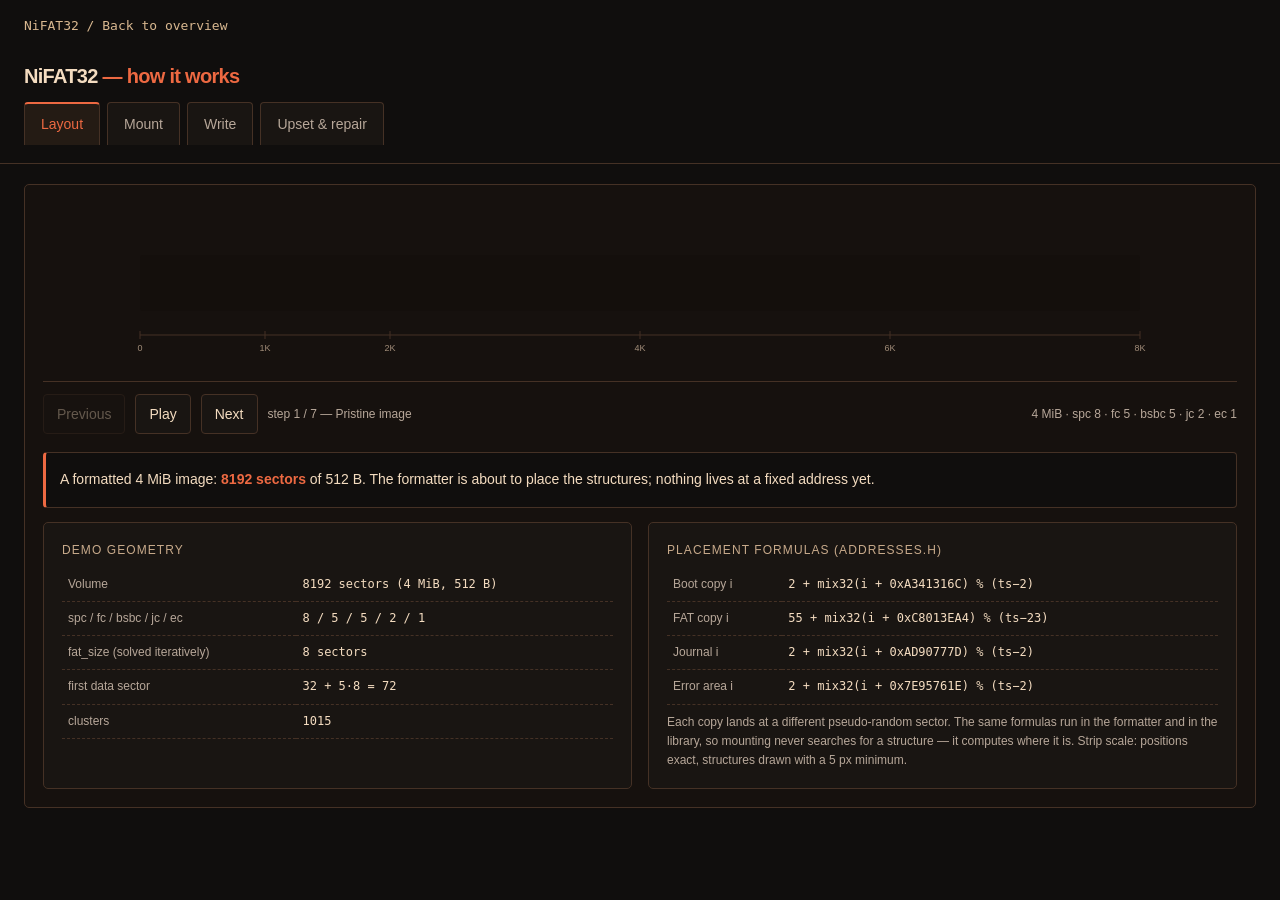
<file: docs/pages/animations.html>
<!DOCTYPE html>
<html lang="en">
<head>
<meta charset="UTF-8">
<meta name="viewport" content="width=device-width, initial-scale=1">
<title>NiFAT32 — How it works</title>
<style>
  :root {
    --bg: #100e0d; --panel: #241b14; --panel2: #302217; --line: #453125;
    --text: #f4dcc0; --muted: #b7a799; --accent: #ed6942; --good: #a4c69c; --bad: #ed6942; --warn: #eab308;
    --fat: #ed6942; --bs: #a4c69c; --journal: #8ea9b7; --error: #c19cb9; --root: #ca9c60; --data: #3c3025;
  }
  * { box-sizing: border-box; }
  body { margin: 0; font: 14px/1.5 "Segoe UI", system-ui, sans-serif; background: var(--bg); color: var(--text); }
  header { padding: 14px 20px 0; }
  header h1 { font-size: 18px; margin: 0 0 10px; }
  header h1 span { color: var(--accent); }
  .tabs { display: flex; gap: 8px; flex-wrap: wrap; }
  .tabs button {
    background: var(--panel); color: var(--muted); border: 1px solid var(--line); border-radius: 8px 8px 0 0;
    padding: 8px 16px; font: inherit; cursor: pointer; border-bottom: none;
  }
  .tabs button.on { background: var(--panel2); color: var(--text); font-weight: 600; }
  .scene { background: var(--panel2); border: 1px solid var(--line); border-radius: 0 10px 10px 10px; margin: 0 20px; padding: 16px; }
  .stage { width: 100%; overflow-x: auto; }
  svg { display: block; margin: 0 auto; }
  .controls { display: flex; align-items: center; gap: 10px; margin-top: 12px; flex-wrap: wrap; }
  .controls button {
    background: var(--panel); color: var(--text); border: 1px solid var(--line); border-radius: 6px;
    padding: 6px 14px; font: inherit; cursor: pointer;
  }
  .controls button:hover { border-color: var(--accent); }
  .controls button:disabled { opacity: .4; cursor: default; }
  .controls .stepno { color: var(--muted); font-size: 13px; }
  .caption { margin-top: 12px; background: var(--bg); border: 1px solid var(--line); border-left: 3px solid var(--accent);
             border-radius: 6px; padding: 10px 14px; min-height: 52px; }
  .caption b { color: var(--accent); }
  .side { display: grid; grid-template-columns: 1fr 1fr; gap: 16px; margin-top: 14px; }
  @media (max-width: 900px) { .side { grid-template-columns: 1fr; } }
  .panel { background: var(--panel); border: 1px solid var(--line); border-radius: 8px; padding: 12px; font-size: 13px; }
  .panel h3 { margin: 0 0 8px; font-size: 12px; text-transform: uppercase; letter-spacing: .07em; color: var(--muted); }
  .panel table { width: 100%; border-collapse: collapse; }
  .panel td { padding: 3px 6px; border-bottom: 1px dashed var(--line); font-family: ui-monospace, monospace; font-size: 12px; }
  .panel td:first-child { color: var(--muted); font-family: inherit; }
  .pulse { animation: pulse 0.9s ease-in-out infinite; }
  @keyframes pulse { 0%,100% { opacity: 1; } 50% { opacity: .35; } }
  .flash { animation: flash 0.5s ease-in-out 3; }
  @keyframes flash { 0%,100% { opacity: 1; } 50% { opacity: 0.15; } }
  .fadein { animation: fadein .6s ease-out; }
  @keyframes fadein { from { opacity: 0; } to { opacity: 1; } }
  .subbtns { display: flex; gap: 8px; flex-wrap: wrap; margin: 10px 0; }
  .subbtns button {
    background: var(--panel); color: var(--text); border: 1px solid var(--line); border-radius: 6px;
    padding: 6px 12px; font: inherit; cursor: pointer;
  }
  .subbtns button:hover { border-color: var(--accent); }
</style>
<link rel="stylesheet" href="tools.css">
<script src="tools.js" defer></script>
</head>
<body>
<header>
  <h1>NiFAT32 <span>— how it works</span></h1>
  <div class="tabs">
    <button data-tab="layout" class="on">Layout</button>
    <button data-tab="mount">Mount</button>
    <button data-tab="write">Write</button>
    <button data-tab="upset">Upset &amp; repair</button>
  </div>
</header>

<div class="scene">
  <div class="stage" id="stage"></div>
  <div class="controls" id="controls"></div>
  <div class="caption" id="caption"></div>
  <div class="side" id="side"></div>
</div>

<script>
"use strict";

/* ================= NiFAT32 geometry (same as the builder) =================
   Port of include/nft32/addresses.h: seeds, mix32, placement macros.
   FAT lands at sectors_padd + GET_FATSECTOR = 32 + 23 + mix32(...) % (ts-23). */
const BOOT_SEED = 0xA341316C, FAT_SEED = 0xC8013EA4, JOURNAL_SEED = 0xAD90777D, ERRORS_SEED = 0x7E95761E;
function mix32(x) {
  x = (x >>> 0) ^ (x >>> 16); x = Math.imul(x, 0x7FEB352D);
  x ^= x >>> 15;              x = Math.imul(x, 0x846CA68B);
  x ^= x >>> 16; return x >>> 0;
}
const bootSec = (i, ts)    => 2  + mix32((i + BOOT_SEED)    >>> 0) % (ts - 2);
const journalSec = (i, ts) => 2  + mix32((i + JOURNAL_SEED) >>> 0) % (ts - 2);
const errorSec  = (i, ts)  => 2  + mix32((i + ERRORS_SEED)  >>> 0) % (ts - 2);
const fatSec    = (i, ts)  => 55 + mix32((i + FAT_SEED)     >>> 0) % (ts - 23);
function calcFatSize(ts, fc, spc) {
  const data = ts - 32;
  let f = 0, prev = -1;
  for (let i = 0; i < 64 && f !== prev; i++) { prev = f; f = Math.ceil(Math.floor((data - fc * f) / spc) * 4 / 512); }
  return f;
}

/* Demo volume: 4 MB, spc 8, fc 5, bsbc 5, jc 2, ec 1 (same family as `make unit`) */
const DEMO = { sizeMB: 4, spc: 8, fc: 5, bsbc: 5, jc: 2, ec: 1 };
const TS = DEMO.sizeMB * 2048; // 512 B sectors
const FAT_SIZE = calcFatSize(TS, DEMO.fc, DEMO.spc);
const FIRST_DATA = 32 + DEMO.fc * FAT_SIZE;
const TOTAL_CLUSTERS = Math.floor((TS - 32 - DEMO.fc * FAT_SIZE) / DEMO.spc);
const BS = Array.from({ length: DEMO.bsbc }, (_, i) => bootSec(i, TS));
const FATS = Array.from({ length: DEMO.fc }, (_, i) => fatSec(i, TS));
const JS = Array.from({ length: DEMO.jc }, (_, i) => journalSec(i, TS));
const ES = Array.from({ length: DEMO.ec }, (_, i) => errorSec(i, TS));

const W = 1040, H = 150;
const X = s => 20 + (W - 40) * s / TS;

/* ================= Hamming(15,11) — port of formatter/_encode_hamming_15_11
   data bit i -> encoded bit pos[i]; parity: p1->bit0, p2->bit1, p4->bit3, p8->bit7 */
const b = (w, i) => (w >> i) & 1;
const HAM_POS = [2, 4, 5, 6, 8, 9, 10, 11, 12, 13, 14];
function hamEncode(byte) {
  let e = 0;
  for (let i = 0; i < 11; i++) if (b(byte, i)) e |= 1 << HAM_POS[i];
  const p1 = b(e,2)^b(e,4)^b(e,6)^b(e,8)^b(e,10)^b(e,12)^b(e,14);
  const p2 = b(e,2)^b(e,5)^b(e,6)^b(e,9)^b(e,10)^b(e,13)^b(e,14);
  const p4 = b(e,4)^b(e,5)^b(e,6)^b(e,11)^b(e,12)^b(e,13)^b(e,14);
  const p8 = b(e,8)^b(e,9)^b(e,10)^b(e,11)^b(e,12)^b(e,13)^b(e,14);
  if (p1) e |= 1; if (p2) e |= 2; if (p4) e |= 8; if (p8) e |= 128;
  return e;
}
function hamDecode(word) {
  const s1 = b(word,0)^b(word,2)^b(word,4)^b(word,6)^b(word,8)^b(word,10)^b(word,12)^b(word,14);
  const s2 = b(word,1)^b(word,2)^b(word,5)^b(word,6)^b(word,9)^b(word,10)^b(word,13)^b(word,14);
  const s4 = b(word,3)^b(word,4)^b(word,5)^b(word,6)^b(word,11)^b(word,12)^b(word,13)^b(word,14);
  const s8 = b(word,7)^b(word,8)^b(word,9)^b(word,10)^b(word,11)^b(word,12)^b(word,13)^b(word,14);
  const synd = s1 + s2 * 2 + s4 * 4 + s8 * 8;
  if (synd) return { value: extract(word ^ (1 << (synd - 1))), corrected: 1, synd: synd - 1 };
  return { value: extract(word), corrected: 0, synd: 0 };
}
function extract(word) {
  let v = 0;
  for (let i = 0; i < 11; i++) if (b(word, HAM_POS[i])) v |= 1 << i;
  return v;
}
/* 4-byte FAT value -> 4 Hamming words (little-endian, like nft32_pack_memory on x86) */
function encodeValue32(v) {
  return [0, 1, 2, 3].map(i => hamEncode((v >>> (8 * i)) & 0xff));
}
function decodeWords32(words) {
  let correctedCount = 0, v32 = 0, correctedBits = [];
  words.forEach((w, i) => {
    const d = hamDecode(w);
    if (d.corrected) { correctedCount++; correctedBits[i] = d.synd; } else correctedBits[i] = null;
    // nft32_unpack_memory casts each decoded Hamming word back to one byte.
    v32 |= (d.value & 0xff) << (8 * i);
  });
  return { value: v32 >>> 0, correctedCount, correctedBits };
}
/* The voting algorithm of read_fat() in src/fat.c (Boyer–Moore majority,
   `wrong` counter starts at -1; wrong > 0 triggers the rewrite). */
function vote(values) {
  let wrong = -1, valFreq = 0, val = -1;
  for (let i = 0; i < values.length; i++) {
    const v = values[i];
    if (v === val) valFreq++;
    else { valFreq--; wrong++; }
    if (valFreq < 0) { val = v; valFreq = 0; }
  }
  return { value: val >>> 0, wrong: Math.max(0, wrong) };
}

/* ================= Step runner ================= */
const state = { tab: "layout", step: 0, playing: false, timer: null };
const stage = document.getElementById("stage");
const captionEl = document.getElementById("caption");
const controlsEl = document.getElementById("controls");
const sideEl = document.getElementById("side");

function togglePlay() {
  if (state.playing) { stop(); render(); }
  else {
    state.playing = true;
    state.timer = setInterval(() => {
      if (state.tab === "upset") { if (upset.phase < 5) applyUpsetPhase(); else { stop(); render(); } return; }
      const t = TABS[state.tab];
      if (state.step >= t.steps.length - 1) { stop(); render(); return; }
      state.step++; render();
    }, 2200);
    render();
  }
}
function stop() {
  state.playing = false;
  if (state.timer) clearInterval(state.timer);
  state.timer = null;
}

document.querySelectorAll(".tabs button").forEach(btn => {
  btn.onclick = () => {
    stop();
    document.querySelectorAll(".tabs button").forEach(x => x.classList.remove("on"));
    btn.classList.add("on");
    state.tab = btn.dataset.tab;
    state.step = 0;
    render();
  };
});

/* ================= SVG helpers ================= */
function structRect(sec, size, color, cls, label) {
  const x = X(sec), w = Math.max(5, X(sec + size) - x);
  const y = 52, h = 56;
  let s = `<rect x="${x}" y="${y}" width="${w}" height="${h}" fill="${color}" rx="2" class="${cls || ""}"/>`;
  if (label) s += `<text x="${x + w / 2}" y="${y - 8}" fill="${color}" font-size="11" font-weight="700" text-anchor="middle">${label}</text>`;
  return s;
}
function baseStrip(step) {
  let s = `<rect x="20" y="52" width="${W - 40}" height="56" fill="#140f0c" rx="3"/>`;
  if (step >= 1) {
    s += `<rect x="${X(0)}" y="52" width="${Math.max(3, X(2) - X(0))}" height="56" fill="#453125"/>`;
    s += `<rect x="${X(2)}" y="52" width="${X(32) - X(2)}" height="56" fill="#3f4c63"/>`;
    s += `<rect x="${X(32)}" y="52" width="${X(FIRST_DATA) - X(32)}" height="56" fill="#4d4636"/>`;
    s += `<rect x="${X(FIRST_DATA)}" y="52" width="${X(TS) - X(FIRST_DATA)}" height="56" fill="#13233c"/>`;
    s += `<text x="${X(2) + 2}" y="122" fill="#b7a799" font-size="10">meta zone (2–31)</text>`;
    s += `<text x="${X(32) + 4}" y="46" fill="#b7a799" font-size="10">cluster gap</text>`;
    s += `<text x="${X(FIRST_DATA) + 8}" y="122" fill="#b7a799" font-size="10">data clusters — root dir = cluster 2</text>`;
  }
  s += `<line x1="20" y1="132" x2="${W - 20}" y2="132" stroke="#453125"/>`;
  for (const s2 of [0, 1024, 2048, 4096, 6144, 8192]) {
    s += `<line x1="${X(s2)}" y1="128" x2="${X(s2)}" y2="136" stroke="#453125"/>`;
    s += `<text x="${X(s2)}" y="148" fill="#a08c78" font-size="9" text-anchor="middle">${s2 === 0 ? "0" : s2 / 1024 + "K"}</text>`;
  }
  return s;
}

/* ================= Tab: Layout ================= */
const layoutSide = () => `
  <div class="panel">
    <h3>Demo geometry</h3>
    <table>
      <tr><td>Volume</td><td>${TS} sectors (4 MiB, 512 B)</td></tr>
      <tr><td>spc / fc / bsbc / jc / ec</td><td>8 / 5 / 5 / 2 / 1</td></tr>
      <tr><td>fat_size (solved iteratively)</td><td>${FAT_SIZE} sectors</td></tr>
      <tr><td>first data sector</td><td>32 + 5·${FAT_SIZE} = ${FIRST_DATA}</td></tr>
      <tr><td>clusters</td><td>${TOTAL_CLUSTERS}</td></tr>
    </table>
  </div>
  <div class="panel">
    <h3>Placement formulas (addresses.h)</h3>
    <table>
      <tr><td>Boot copy i</td><td>2 + mix32(i + 0xA341316C) % (ts−2)</td></tr>
      <tr><td>FAT copy i</td><td>55 + mix32(i + 0xC8013EA4) % (ts−23)</td></tr>
      <tr><td>Journal i</td><td>2 + mix32(i + 0xAD90777D) % (ts−2)</td></tr>
      <tr><td>Error area i</td><td>2 + mix32(i + 0x7E95761E) % (ts−2)</td></tr>
    </table>
    <div style="color:var(--muted);font-size:12px;margin-top:8px">
      Each copy lands at a different pseudo-random sector. The same formulas run in the formatter
      and in the library, so mounting never searches for a structure — it computes where it is.
      Strip scale: positions exact, structures drawn with a 5 px minimum.
    </div>
  </div>`;

const layoutSteps = [
  {
    name: "Pristine image",
    caption: `A formatted 4 MiB image: <b>${TS} sectors</b> of 512 B. The formatter is about to place the structures; nothing lives at a fixed address yet.`,
    side: layoutSide()
  },
  {
    name: "Bands",
    caption: `Clusters start at sector <b>32 + fc·fat_size = ${FIRST_DATA}</b>. fat_size is solved iteratively until the FAT table fits its own allocated space: ${TOTAL_CLUSTERS} clusters × 4 B ≈ <b>${FAT_SIZE} sectors</b> decoded (${2 * FAT_SIZE} sectors Hamming-encoded on disk). The root directory is <b>cluster 2</b>, the first data cluster.`,
    side: layoutSide()
  },
  {
    name: "FAT copies",
    caption: `The formatter writes the Hamming-encoded FAT table ${DEMO.fc} times. Copy i lands at sector <b>55 + mix32(i + 0xC8013EA4) % (ts−23)</b> — each copy is <b>${2 * FAT_SIZE} sectors</b> and the copies are far apart, so one scratch cannot hit them all: ${FATS.map(s => s).join(", ")}.`,
    side: layoutSide()
  },
  {
    name: "Boot copies",
    caption: `${DEMO.bsbc} boot sector copies, each 1 sector (77 B encoded structure, zero-padded), at ${BS.map(s => s).join(", ")}. The mount tries them in order 0..${DEMO.bsbc - 1}; a damaged copy is skipped and rewritten from a good one.`,
    side: layoutSide()
  },
  {
    name: "Journals + errors",
    caption: `${DEMO.jc} journal areas of spc=${DEMO.spc} sectors at ${JS.join(", ")} and ${DEMO.ec} error-storage area at ${ES.join(", ")}. The journal is a write-ahead log for directory-entry operations; the error ring stores the faults the library recovers from.`,
    side: layoutSide()
  },
  {
    name: "Root directory",
    caption: `The root directory occupies cluster 2 — sectors <b>${FIRST_DATA}…${FIRST_DATA + DEMO.spc - 1}</b> — as ${DEMO.spc * 512 / 32} encoded 32-byte entries. Every entry carries a name hash (Murmur3 of the 8.3 name) and a full-entry Murmur3 checksum.`,
    side: layoutSide()
  },
  {
    name: "Free space",
    caption: `Everything else is free: <b>${TOTAL_CLUSTERS}</b> clusters in total, minus the ones the scattered structures sit on. File cluster chains also start at pseudo-random free offsets, so the hottest data is not clumped together either.`,
    side: layoutSide()
  }
];

function layoutRender(step) {
  let s = `<svg viewBox="0 0 ${W} ${H + 10}" width="${W}">` + baseStrip(step);
  if (step >= 2) FATS.forEach((sec, i) => { s += structRect(sec, 2 * FAT_SIZE, "var(--fat)", "fadein", "F" + i); });
  if (step >= 3) BS.forEach((sec, i) => { s += structRect(sec, 1, "var(--bs)", "fadein", "BS" + i); });
  if (step >= 4) {
    JS.forEach((sec, i) => { s += structRect(sec, DEMO.spc, "var(--journal)", "fadein", "J" + i); });
    ES.forEach((sec, i) => { s += structRect(sec, DEMO.spc, "var(--error)", "fadein", "E" + i); });
  }
  if (step >= 5) s += structRect(FIRST_DATA, DEMO.spc, "var(--root)", "pulse", "root (C2)");
  if (step >= 6) s += `<rect x="${X(FIRST_DATA + DEMO.spc)}" y="52" width="${X(TS) - X(FIRST_DATA + DEMO.spc)}" height="56" fill="rgba(30,58,95,.35)"/>`;
  s += `</svg>`;
  return { svg: s, caption: layoutSteps[step].caption, side: layoutSteps[step].side };
}

/* ================= Tab: Mount ================= */
const MOUNT_BAD_SUM = "0x1A2B3C4D", MOUNT_GOOD_SUM = "0xDEADBEEF";
const mountSteps = [
  {
    name: "Mount request",
    caption: `Host calls <b>NIFAT32_init()</b> with bs_num=0, bs_count=${DEMO.bsbc}, ts=${TS}. The first boot copy is read at its computed sector — there is no search, no MBR, no partition table.`
  },
  {
    name: "Copy 0 damaged",
    caption: `Copy 0 @ sector ${BS[0]}: Hamming decode ok, but one of the two Murmur3 checksums does not match (<b>${MOUNT_BAD_SUM} ≠ ${MOUNT_GOOD_SUM}</b>). The copy is untrusted: CHECKSUM_CHECK_ERROR goes into the error ring and NIFAT32_init() retries with bs_num=1.`
  },
  {
    name: "Copy 1 ok",
    caption: `Copy 1 @ sector ${BS[1]} decodes and both checksums match — the boot structure is accepted. (The fallback loop recurses up to bs_count times; in the demo copy 0 was damaged by an upset.)`
  },
  {
    name: "Repair",
    caption: `Because bs_num &gt; 0, the library rewrites the accepted encoded boot structure to the other ${DEMO.bsbc - 1} copies — including the damaged one. After this step all ${DEMO.bsbc} copies agree again.`
  },
  {
    name: "Geometry",
    caption: `The accepted boot sector yields the whole geometry: spc=${DEMO.spc}, fat_size=${FAT_SIZE}, fc=${DEMO.fc}, ts=${TS}, first data sector ${FIRST_DATA}, ${TOTAL_CLUSTERS} clusters. The FAT cache is initialized (lazy in this build).`
  },
  {
    name: "Journal replay",
    caption: `restore_from_journal() walks the journal slots in all ${DEMO.jc} copies: 2 unsolved entries (an ADD and an EDIT) are voted across the copies, applied to the directory clusters, and cleared to NO_OP. The volume is consistent — mount returns success.`
  }
];

function mountRender(step) {
  let s = `<svg viewBox="0 0 ${W} 240" width="${W}">`;
  const cw = 150, gap = (W - 40 - DEMO.bsbc * cw) / (DEMO.bsbc - 1), y = 70;
  BS.forEach((sec, i) => {
    let fill = "#241b14", stroke = "#453125", extra = "";
    if (step === 1 && i === 0) { fill = "rgba(239,68,68,.25)"; stroke = "var(--bad)"; extra = ' class="flash"'; }
    if (step === 2 && i === 1) { fill = "rgba(34,197,94,.25)"; stroke = "var(--good)"; }
    if (step === 3 && i !== 1) { fill = "rgba(34,197,94,.25)"; stroke = "var(--good)"; extra = ' class="pulse"'; }
    if (step >= 4) { fill = "rgba(34,197,94,.12)"; stroke = "#a4c69c55"; }
    const x = 20 + i * (cw + gap);
    s += `<g${extra}>
      <rect x="${x}" y="${y}" width="${cw}" height="64" rx="8" fill="${fill}" stroke="${stroke}" stroke-width="2"/>
      <text x="${x + cw / 2}" y="${y + 26}" fill="var(--text)" font-size="14" font-weight="700" text-anchor="middle">Boot copy ${i}</text>
      <text x="${x + cw / 2}" y="${y + 46}" fill="var(--muted)" font-size="11" text-anchor="middle" font-family="monospace">sector ${sec}</text>
    </g>`;
    let mark = "";
    if (step === 1 && i === 0) mark = `<text x="${x + cw + 8}" y="${y + 38}" font-size="22" fill="var(--bad)">✗</text>`;
    if (step === 2 && i === 1) mark = `<text x="${x + cw + 8}" y="${y + 38}" font-size="22" fill="var(--good)">✓</text>`;
    if (step === 3 && i !== 1) mark = `<text x="${x + cw + 8}" y="${y + 38}" font-size="18" fill="var(--good)">↻</text>`;
    if (step >= 4) mark = `<text x="${x + cw + 8}" y="${y + 38}" font-size="16" fill="var(--good)">✓</text>`;
    s += mark;
    if (step === 3 && i !== 1) {
      s += `<path d="M ${x + cw / 2 - 20} ${y - 22} q 20 -14 40 0" stroke="var(--good)" fill="none" stroke-dasharray="4 3"/>`;
      s += `<text x="${x + cw / 2 + 24}" y="${y - 28}" fill="var(--good)" font-size="10" text-anchor="middle">rewrite</text>`;
    }
  });

  s += `<rect x="20" y="160" width="${W - 40}" height="70" rx="8" fill="#140f0c" stroke="#453125"/>`;
  if (step === 0) {
    s += `<text x="40" y="190" fill="var(--muted)" font-size="13" font-family="monospace">reading boot copy 0 @ sector ${BS[0]} …</text>`;
  } else if (step === 1) {
    s += `<text x="40" y="190" fill="var(--bad)" font-size="13" font-family="monospace">checksum mismatch: stored ${MOUNT_BAD_SUM} ≠ computed ${MOUNT_GOOD_SUM} → CHECKSUM_CHECK_ERROR</text>`;
    s += `<text x="40" y="212" fill="var(--muted)" font-size="12" font-family="monospace">errors_register_error() · bs_num: 0 → 1 · retry NIFAT32_init()</text>`;
  } else if (step === 2) {
    s += `<text x="40" y="190" fill="var(--good)" font-size="13" font-family="monospace">copy 1: Hamming ok · both Murmur3 checksums ok → boot structure accepted</text>`;
  } else if (step === 3) {
    s += `<text x="40" y="190" fill="var(--good)" font-size="13" font-family="monospace">encoded boot structure written to copies 0, 2, 3, 4</text>`;
    s += `<text x="40" y="212" fill="var(--muted)" font-size="12" font-family="monospace">${DEMO.bsbc - 1} repair writes · all copies identical again</text>`;
  } else {
    s += `<text x="40" y="188" fill="var(--text)" font-size="12" font-family="monospace">spc=${DEMO.spc}  fat_size=${FAT_SIZE}  fc=${DEMO.fc}  ts=${TS}  first_data=${FIRST_DATA}  clusters=${TOTAL_CLUSTERS}</text>`;
    s += `<text x="40" y="210" fill="var(--good)" font-size="12" font-family="monospace">journal: 2 unsolved entries replayed (ADD, EDIT) → cleared to NO_OP · NIFAT32_init() = 1</text>`;
  }
  s += `</svg>`;

  const side = `<div class="panel">
    <h3>Mount sequence (NIFAT32_init)</h3>
    <table>
      <tr><td>1</td><td>read BS copy #bs_num</td></tr>
      <tr><td>2</td><td>Hamming decode + 2× Murmur3 check</td></tr>
      <tr><td>3</td><td>fail → error ring, bs_num++, retry</td></tr>
      <tr><td>4</td><td>bs_num&gt;0 → rewrite all copies</td></tr>
      <tr><td>5</td><td>geometry, FAT cache (lazy/hard/map)</td></tr>
      <tr><td>6</td><td>journal replay → mount done</td></tr>
    </table>
  </div>
  <div class="panel">
    <h3>Why the copies are scattered</h3>
    <div style="font-size:12.5px;color:var(--muted)">
      The copies live at ${BS.join(", ")} — mix32 spreads them across the whole volume.
      A scratch (MEU) covering one neighborhood can kill one or two copies, but the fallback
      chain still finds a good one and rewrites the rest.
    </div>
  </div>`;
  return { svg: s, caption: mountSteps[step].caption, side };
}

/* ================= Tab: Write ================= */
const CL = 8; // data clusters shown (C2..C9)
const FAT_ENTRIES = 8;
const JOURNAL_SLOTS = 8;
function freshWriteState() {
  const fat = [];
  for (let c = 2; c < 2 + FAT_ENTRIES; c++) fat.push(c === 2 ? -1 : 0); // -1 = END, 0 = free
  return {
    fat,
    journal: Array.from({ length: DEMO.jc }, () => Array(JOURNAL_SLOTS).fill(null)),
    rootSlots: [
      { name: "REPORT TXT", attr: "file", c: 3 },
      null, null, null
    ],
    entrySlot: 1,
    data: new Array(CL).fill(false)
  };
}

function writeScene(step) {
  const s0 = freshWriteState();
  // C5 allocated at step>=1, journal at 2, entry at 3, journal solved at 4, FAT at 5, data at 6
  if (step >= 2) { s0.journal[0][3] = "ADD C5"; s0.journal[1][3] = "ADD C5"; }
  if (step >= 3) s0.rootSlots[1] = { name: "LOG    TXT", attr: "file", c: 5 };
  if (step >= 4) { s0.journal[0][3] = "NO_OP"; s0.journal[1][3] = "NO_OP"; }
  if (step >= 5) s0.fat[3] = -1; // entry C5 = END
  if (step >= 6) s0.data[3] = true;

  let svg = `<svg viewBox="0 0 ${W} 330" width="${W}">`;

  // Root directory cluster
  svg += `<text x="20" y="24" fill="var(--muted)" font-size="12" font-weight="700">ROOT DIRECTORY CLUSTER (C2) — ${DEMO.spc * 512 / 32} entries × 32 B, encoded</text>`;
  for (let i = 0; i < 4; i++) {
    const x = 20 + i * 150, y = 32;
    const e = s0.rootSlots[i];
    const hot = (step === 0 && i === 1) || (step === 3 && i === 1);
    svg += `<rect x="${x}" y="${y}" width="140" height="44" rx="6" fill="${e ? "#16324a" : "#101c2e"}" stroke="${hot ? "var(--accent)" : "#453125"}" stroke-width="${hot ? 2 : 1}" class="${hot ? "pulse" : ""}"/>`;
    if (e) {
      svg += `<text x="${x + 8}" y="${y + 18}" fill="var(--text)" font-size="12" font-family="monospace">${e.name}</text>`;
      svg += `<text x="${x + 8}" y="${y + 34}" fill="var(--muted)" font-size="10" font-family="monospace">dca=${e.c} · murmur3 ✓</text>`;
    } else {
      svg += `<text x="${x + 8}" y="${y + 26}" fill="#66513e" font-size="11">slot ${i} (empty)</text>`;
    }
  }

  // FAT rows
  svg += `<text x="20" y="104" fill="var(--muted)" font-size="12" font-weight="700">FAT — ${DEMO.fc} copies, entries C2…C9 (free / END = chain end)</text>`;
  for (let r = 0; r < DEMO.fc; r++) {
    const y = 112 + r * 26;
    const hot = step === 5;
    svg += `<text x="20" y="${y + 16}" fill="var(--fat)" font-size="11" font-weight="700">F${r}</text>`;
    for (let c = 0; c < FAT_ENTRIES; c++) {
      const x = 44 + c * 62;
      const val = s0.fat[c];
      const isC5 = c === 3;
      const hotCell = hot && isC5;
      svg += `<rect x="${x}" y="${y}" width="56" height="20" rx="4" fill="${hotCell ? "rgba(239,68,68,.3)" : "#140f0c"}" stroke="${isC5 ? "var(--fat)" : "#453125"}" class="${hotCell ? "pulse" : ""}"/>`;
      svg += `<text x="${x + 28}" y="${y + 14}" fill="${val === 0 ? "#66513e" : "var(--good)"}" font-size="10" text-anchor="middle" font-family="monospace">${val === 0 ? "free" : "END"}</text>`;
      if (c === 0) svg += `<text x="${x + 28}" y="${y - 4}" fill="#a08c78" font-size="9" text-anchor="middle">C2…</text>`;
    }
    if (hot) svg += `<text x="${44 + FAT_ENTRIES * 62 + 8}" y="${y + 14}" fill="var(--good)" font-size="11" font-weight="700" class="pulse">write ✓</text>`;
  }

  // Data clusters
  svg += `<text x="20" y="262" fill="var(--muted)" font-size="12" font-weight="700">DATA CLUSTERS (C2…C9)</text>`;
  for (let c = 0; c < CL; c++) {
    const x = 20 + c * 122, y = 270;
    const isRoot = c === 0, isC5 = c === 3;
    const filled = s0.data[c];
    const hot = (step === 1 && isC5) || (step === 6 && isC5);
    let fill = isRoot ? "rgba(180,83,9,.5)" : filled ? "#27476e" : "#101c2e";
    svg += `<rect x="${x}" y="${y}" width="112" height="40" rx="6" fill="${fill}" stroke="${isC5 ? "var(--accent)" : "#453125"}" stroke-width="${isC5 ? 2 : 1}" class="${hot ? "pulse" : ""}"/>`;
    svg += `<text x="${x + 56}" y="${y + 16}" fill="var(--text)" font-size="10" text-anchor="middle" font-weight="700">C${c + 2}</text>`;
    svg += `<text x="${x + 56}" y="${y + 30}" fill="var(--muted)" font-size="9" text-anchor="middle">${isRoot ? "dir" : filled ? "4096 B ✓" : (isC5 && step >= 1 ? "allocated" : "free")}</text>`;
  }

  // Journal
  const jy = 200;
  svg += `<text x="620" y="${jy - 8}" fill="var(--muted)" font-size="12" font-weight="700">JOURNAL — ${DEMO.jc} copies × ${JOURNAL_SLOTS} slots (WAL)</text>`;
  for (let r = 0; r < DEMO.jc; r++) {
    const y = jy + r * 26;
    const hot = step === 2;
    svg += `<text x="620" y="${y + 16}" fill="var(--journal)" font-size="11" font-weight="700">J${r}</text>`;
    for (let k = 0; k < JOURNAL_SLOTS; k++) {
      const x = 644 + k * 34;
      const v = s0.journal[r][k];
      const hotCell = hot && k === 3;
      svg += `<rect x="${x}" y="${y}" width="30" height="20" rx="4" fill="${v === "ADD C5" ? "rgba(59,130,246,.35)" : "#140f0c"}" stroke="${hotCell ? "var(--journal)" : "#453125"}" class="${hotCell ? "pulse" : ""}"/>`;
      svg += `<text x="${x + 15}" y="${y + 14}" fill="${v ? "var(--text)" : "#66513e"}" font-size="8" text-anchor="middle" font-family="monospace">${v === "ADD C5" ? "ADD" : v === "NO_OP" ? "NO_OP" : "·"}</text>`;
    }
  }
  svg += `<text x="620" y="${jy + DEMO.jc * 26 + 14}" fill="var(--muted)" font-size="10" font-family="monospace">slot 3: op=ADD, ca=2, off=1, entry{name, rca, dca, size}</text>`;

  // write counter
  let nW = 0;
  if (step >= 2) nW += 2;
  if (step >= 3) nW += 1;
  if (step >= 4) nW += 2;
  if (step >= 5) nW += DEMO.fc;
  if (step >= 6) nW += 1;
  svg += `<text x="${W - 20}" y="24" fill="var(--accent)" font-size="12" font-weight="700" text-anchor="end">disk writes so far: ${nW}</text>`;
  svg += `</svg>`;
  return svg;
}

const writeSteps = [
  { name: "Lookup", caption: `open("LOG TXT", R|W|CR, FILE_TARGET): the path resolves to the root directory, and the slot for <b>LOG    TXT</b> is still empty. With CR_MODE the entry will be created.` },
  { name: "Allocate", caption: `A free cluster is picked at a pseudo-random offset within free space: <b>C5</b>. Nothing is written to the FAT yet — allocation must survive a crash, which is the journal's job.` },
  { name: "Journal (WAL)", caption: `journal_add_operation(ADD_OP, ca=2, off=1, entry) writes the squeezed entry to <b>slot 3 of all ${DEMO.jc} journal copies</b> — before the directory cluster is touched. A power loss right now leaves an unsolved entry that the next mount replays.` },
  { name: "Directory entry", caption: `The encoded directory entry (8.3 name, name_hash, rca, dca=C5, size, Murmur3 checksum) is written to root slot 1 — one disk write of ${DEMO.spc * 512} B.` },
  { name: "Journal solved", caption: `journal_solve_operation() clears slot 3 to NO_OP in all ${DEMO.jc} copies. The operation is now committed: the journal no longer needs to replay it.` },
  { name: "FAT fan-out", caption: `write_fat(C5 = END) updates entry C5 in <b>all ${DEMO.fc} FAT copies</b> — ${DEMO.fc} disk writes, plus the in-memory cache and the free-cluster bitmap. This fan-out is what the vote can repair later.` },
  { name: "Data", caption: `4096 B of file data land in cluster C5. One small file entry cost the volume <b>10 disk writes</b> (2 journal + 1 entry + 2 journal-clear + 5 FAT + 1 data) — the price of redundancy that survives upsets.` }
];

function writeRender(step) {
  const side = `<div class="panel">
    <h3>Write sequence (entry.c / cluster.c / journal.c)</h3>
    <table>
      <tr><td>1</td><td>path lookup (hash + ecache)</td></tr>
      <tr><td>2</td><td>alloc_cluster (pseudo-random offset)</td></tr>
      <tr><td>3</td><td>journal ADD → all jc copies</td></tr>
      <tr><td>4</td><td>encoded dir entry → directory cluster</td></tr>
      <tr><td>5</td><td>journal NO_OP → all jc copies</td></tr>
      <tr><td>6</td><td>write_fat → all fc copies</td></tr>
      <tr><td>7</td><td>data → cluster</td></tr>
    </table>
  </div>
  <div class="panel">
    <h3>Crash points</h3>
    <div style="font-size:12.5px;color:var(--muted)">
      After step 3 but before step 5 the journal still holds ADD → next mount rewrites the entry.<br>
      After step 5 the entry is durable and the FAT fan-out is the only remaining risk —
      and every one of its ${DEMO.fc} targets is a separate copy.
    </div>
  </div>`;
  return { svg: writeScene(step), caption: writeSteps[step].caption, side };
}

/* ================= Tab: Upset & repair ================= */
const CLUSTER_VAL = 0x0000000A; // FAT entry C5 -> cluster 10
let upset = { copies: null, phase: 0, result: null, flips: null, label: "" };

function freshCopies() {
  return Array.from({ length: DEMO.fc }, () => encodeValue32(CLUSTER_VAL).slice());
}

function drawBits(words, flipped, corrected) {
  // 4 words of 15 bits; cell = 8 px + 2 gap; word gap = 16 px
  let s = `<g>`;
  const x0 = 78, cellW = 10, wordW = 15 * cellW - 2, wordGap = 16;
  words.forEach((w, wi) => {
    const ox = x0 + wi * (wordW + wordGap);
    for (let bit = 0; bit < 15; bit++) {
      const on = b(w, bit);
      const isParity = (bit === 0 || bit === 1 || bit === 3 || bit === 7);
      let fill = on ? (isParity ? "var(--journal)" : "var(--accent)") : "#241b14";
      if (flipped && flipped[wi] && flipped[wi].has(bit)) fill = "var(--bad)";
      if (corrected && corrected[wi] === bit) fill = "var(--good)";
      s += `<rect x="${ox + bit * cellW}" y="0" width="8" height="16" fill="${fill}" rx="2"/>`;
    }
    s += `<text x="${ox - 6}" y="12" fill="var(--muted)" font-size="10" text-anchor="end">w${wi}</text>`;
    s += `<text x="${ox + wordW / 2}" y="30" fill="#a08c78" font-size="9" text-anchor="middle" font-family="monospace">0x${w.toString(16).padStart(4, "0")}</text>`;
  });
  s += `</g>`;
  return s;
}

function upsetRender() {
  if (!upset.copies) upset.copies = freshCopies();
  const phase = upset.phase; // 0 idle, 1 injected, 2 reading, 3 decoded, 4 voted, 5 outcome
  let svg = `<svg viewBox="0 0 ${W} 416" width="${W}">`;
  svg += `<text x="20" y="24" fill="var(--muted)" font-size="12" font-weight="700">One FAT entry (C5 → cluster 10) stored in ${DEMO.fc} copies — 4 Hamming(15,11) words each, coral = data bits, blue = parity bits</text>`;

  const decoded = [];
  for (let r = 0; r < DEMO.fc; r++) {
    const y = 50 + r * 44;
    const words = upset.copies[r];
    const d = phase >= 3 ? decodeWords32(words) : null;
    if (d) decoded.push(d);
    const hot = phase === 2;
    svg += `<text x="20" y="${y + 13}" fill="var(--fat)" font-size="12" font-weight="700">FAT ${r}</text>`;
    svg += `<g transform="translate(0,${y})"${hot ? ' class="pulse"' : ""}>${drawBits(words, upset.flips ? upset.flips[r] : null, d ? d.correctedBits : null)}</g>`;
    if (phase >= 3) {
      const good = d.value === CLUSTER_VAL;
      svg += `<text x="740" y="${y + 13}" fill="${good ? "var(--good)" : "var(--bad)"}" font-size="12" font-family="monospace" font-weight="700">0x${d.value.toString(16).padStart(8, "0")}${d.correctedCount ? "  (bits corrected)" : ""}</text>`;
    }
    if (phase >= 4 && d) {
      const isWinner = d.value === upset.result.value;
      svg += `<text x="920" y="${y + 13}" fill="${isWinner ? "var(--good)" : "#a08c78"}" font-size="12" font-weight="700">${isWinner ? "vote ✓" : "loses"}</text>`;
    }
  }

  // voting panel
  if (phase >= 4) {
    svg += `<rect x="20" y="272" width="${W - 40}" height="64" rx="8" fill="#140f0c" stroke="#453125"/>`;
    const tally = {};
    decoded.forEach(d => { tally[d.value] = (tally[d.value] || 0) + 1; });
    const lines = Object.entries(tally);
    svg += `<text x="40" y="296" fill="var(--muted)" font-size="11" font-weight="700">VOTE (read_fat — majority, wrong-counter over ${DEMO.fc} copies)</text>`;
    let tx = 40;
    lines.forEach(([v, n]) => {
      const t = `0x${Number(v).toString(16).padStart(8, "0")} × ${n}`;
      svg += `<text x="${tx}" y="318" fill="var(--text)" font-size="12" font-family="monospace">${t}</text>`;
      tx += t.length * 7.4 + 18;
    });
    const good = upset.result.value === CLUSTER_VAL;
    svg += `<text x="40" y="330" fill="${good ? "var(--good)" : "var(--bad)"}" font-size="12" font-weight="700" font-family="monospace">winner = 0x${upset.result.value.toString(16).padStart(8, "0")} → ${good ? "correct value" : "CORRUPTED value"} · wrong = ${upset.result.wrong}</text>`;
  }

  // outcome banner
  if (phase >= 5) {
    const good = upset.result.value === CLUSTER_VAL;
    const noWrite = upset.result.wrong === 0;
    svg += `<rect x="20" y="350" width="${W - 40}" height="56" rx="8" fill="${good ? "rgba(34,197,94,.12)" : "rgba(239,68,68,.12)"}" stroke="${good ? "var(--good)" : "var(--bad)"}"/>`;
    svg += `<text x="40" y="374" fill="${good ? "var(--good)" : "var(--bad)"}" font-size="14" font-weight="700">${good ? "✓ Entry survived" : "✗ Entry corrupted"}</text>`;
    let msg;
    if (good && noWrite) msg = `All copies decoded to the same value (wrong = 0), so no disk write was needed. The flipped bit stays in the copy on disk, but it is correctable by the parity bits.`;
    else if (good) msg = `Repair: the winning value was written back to all ${DEMO.fc} copies (${DEMO.fc} disk writes) — the entry is identical everywhere again.`;
    else msg = `The event corrupted a strict majority of the copies; the vote adopted the wrong value and wrote it to all copies. This is the designed MEU failure threshold.`;
    svg += `<text x="40" y="394" fill="var(--muted)" font-size="12">${msg}</text>`;
  }
  svg += `</svg>`;

  const side = `
    <div class="panel">
      <h3>Inject an upset</h3>
      <div class="subbtns">
        <button id="u-seu">SEU: 1 bit in FAT 3</button>
        <button id="u-2bit">2 bits in FAT 3 (uncorrectable)</button>
        <button id="u-scratch">MEU scratch: FATs 1–4</button>
        <button id="u-reset">Reset</button>
      </div>
      <div id="u-status" style="font-size:12.5px;color:var(--muted);margin-top:6px">${upsetStatus()}</div>
    </div>
    <div class="panel">
      <h3>What the layers do</h3>
      <table>
        <tr><td>Hamming(15,11)</td><td>fixes 1 flipped bit per byte, inside one copy</td></tr>
        <tr><td>Murmur3 (BS/entries)</td><td>makes a bad copy untrusted</td></tr>
        <tr><td>${DEMO.fc}-copy vote</td><td>repairs wrong values from the majority</td></tr>
        <tr><td>Scatter (mix32)</td><td>copies are far apart → scratches hit few</td></tr>
      </table>
      <div style="font-size:12px;color:var(--muted);margin-top:8px">
        2 bits in one byte defeat the Hamming word → that copy decodes to a wrong value and loses the vote.
        A scratch wide enough to corrupt the majority of all copies defeats the vote — the failure the design is sized against.
      </div>
    </div>`;
  return { svg, caption: upsetCaption(), side };
}

function upsetStatus() {
  if (upset.phase === 0) return "Clean copies. Inject an upset, then walk through read → decode → vote → outcome.";
  if (upset.phase === 1) return "Upset injected (" + upset.label + "). Click Next to run the read sequence (or Play).";
  if (upset.phase === 2) return "Reading all " + DEMO.fc + " copies…";
  if (upset.phase === 3) return "Hamming-decoded. Values that differ from the winner will lose the vote.";
  if (upset.phase === 4) return "Vote done: " + (upset.result.value === CLUSTER_VAL ? "the correct value wins." : "a corrupted value wins!");
  if (upset.phase === 5) return upset.result.value === CLUSTER_VAL
    ? (upset.result.wrong === 0 ? "Read correctly — no disk write was needed." : "Repaired: winner rewritten to all copies.")
    : "Corrupted: the wrong value was written to all copies. Reset and try a smaller event.";
  return "";
}
function upsetCaption() {
  const p = upset.phase;
  if (p === 0) return `Each copy stores the 4-byte FAT value as 4 Hamming(15,11) words. The value here: <b>C5 → cluster 10</b> (0x0000000A).`;
  if (p === 1) return `Upset injected (${upset.label}). Now the library reads entry C5 — exactly what read_fat() does on a cache miss.`;
  if (p === 2) return `Reading the same entry from all ${DEMO.fc} copies: ${DEMO.fc} disk reads, one per copy.`;
  if (p === 3) return `Each decoded word is checked: a single flipped bit is corrected by the parity bits (green). A double-flip decodes to a <b>wrong value</b> — indistinguishable from a real one.`;
  if (p === 4) {
    const good = upset.result.value === CLUSTER_VAL;
    return good ? `The vote adopts the correct value; the disagreeing copy(ies) are counted as wrong (${upset.result.wrong}).`
      : `The scratch corrupted the value in a majority of the copies — the vote adopts the <b>corrupted</b> value. This is the designed failure threshold for MEU.`;
  }
  const good = upset.result.value === CLUSTER_VAL;
  return good ? (upset.result.wrong === 0
    ? `Every copy decoded to the correct value, so read_fat() returns it with no write-back. The flipped bit remains on disk — it is correctable.`
    : `Repair: the winning value is written back to all ${DEMO.fc} copies (${DEMO.fc} disk writes). The entry is identical everywhere again.`)
    : `The library writes the (wrong) majority value to all copies. The entry is now permanently wrong — the fault is registered, but the data is lost.`;
}

function hamDecodeAll(words) { return decodeWords32(words); } // kept for clarity

function randomBit() { return Math.floor(Math.random() * 15); }
function inject(label, mut) {
  stop();
  const copies = freshCopies();
  const flips = Array.from({ length: DEMO.fc }, () => Array.from({ length: 4 }, () => new Set()));
  mut(copies, flips);
  upset = { copies, phase: 1, result: null, flips, label };
  render();
}
function applyUpsetPhase() {
  if (upset.phase === 0) return;
  if (upset.phase === 1) { upset.phase = 2; render(); return; }
  if (upset.phase === 2) { upset.phase = 3; render(); return; }
  if (upset.phase === 3) {
    const decoded = upset.copies.map(c => hamDecodeAll(c).value);
    upset.result = vote(decoded);
    upset.phase = 4; render(); return;
  }
  if (upset.phase === 4) {
    if (upset.result.wrong > 0) {
      // read_fat() rewrites the winner to every copy
      const enc = encodeValue32(upset.result.value);
      upset.copies = Array.from({ length: DEMO.fc }, () => enc.slice());
    }
    upset.flips = null;
    upset.phase = 5; render();
  }
}
function bindUpsetControls() {
  const on = (id, fn) => { const el = document.getElementById(id); if (el) el.onclick = fn; };
  on("u-seu", () => inject("1 bit in FAT 3", (copies, flips) => {
    const bit = randomBit();
    flips[3][1].add(bit);
    copies[3][1] ^= 1 << bit;
  }));
  on("u-2bit", () => inject("2 bits in FAT 3 (uncorrectable)", (copies, flips) => {
    // Two parity flips force a wrong decoded data bit, consistently illustrating
    // the limit of single-error correction (and the benefit of voting).
    const b1 = 0, b2 = 1;
    flips[3][2].add(b1); flips[3][2].add(b2);
    copies[3][2] ^= (1 << b1) | (1 << b2);
  }));
  on("u-scratch", () => inject("MEU scratch across FATs 1–4", (copies, flips) => {
    // A deliberate worst case: the same wrong decoded byte in four copies.
    // Independent random flips need not produce an agreeing corrupted majority.
    for (const r of [1, 2, 3, 4]) {
      flips[r][2].add(0); flips[r][2].add(1);
      copies[r][2] ^= 3;
    }
  }));
  on("u-reset", () => { stop(); upset = { copies: null, phase: 0, result: null, flips: null, label: "" }; render(); });
}

/* ================= Render dispatch ================= */
const TABS = {
  layout: { steps: layoutSteps, render: layoutRender, hint: "4 MiB · spc 8 · fc 5 · bsbc 5 · jc 2 · ec 1" },
  mount: { steps: mountSteps, render: mountRender },
  write: { steps: writeSteps, render: writeRender },
  upset: { steps: [{ name: "" }], render: upsetRender }
};

function render() {
  const t = TABS[state.tab];
  state.step = Math.max(0, Math.min(state.step, t.steps.length - 1));
  const out = t.render(state.step);
  stage.innerHTML = out.svg;
  captionEl.innerHTML = out.caption;
  sideEl.innerHTML = out.side || "";
  if (state.tab === "upset") {
    controlsEl.innerHTML =
      `<button id="prev" ${upset.phase === 0 ? "disabled" : ""}>Previous</button>
       <button id="play" ${state.tab === "upset" && upset.phase === 0 ? "disabled" : ""}>${state.playing ? "Pause" : "Play"}</button>
       <button id="next" ${upset.phase === 0 || upset.phase >= 5 ? "disabled" : ""}>Next</button>
       <span class="stepno">${upset.phase === 0 ? "inject an upset to start" : "phase " + upset.phase + " / 5"}</span>`;
    controlsEl.querySelector("#prev").onclick = () => {
      stop();
      if (upset.phase > 0) {
        if (upset.phase <= 3) upset.phase--;
        else if (upset.phase === 4) { upset.phase = 3; }
        else { upset.phase = 0; upset.copies = freshCopies(); upset.result = null; upset.flips = null; }
        render();
      }
    };
    controlsEl.querySelector("#next").onclick = () => { stop(); applyUpsetPhase(); };
    controlsEl.querySelector("#play").onclick = togglePlay;
    bindUpsetControls();
  } else {
    controlsEl.innerHTML =
      `<button id="prev" ${state.step === 0 ? "disabled" : ""}>Previous</button>
       <button id="play" ${state.tab === "upset" && upset.phase === 0 ? "disabled" : ""}>${state.playing ? "Pause" : "Play"}</button>
       <button id="next" ${state.step >= t.steps.length - 1 ? "disabled" : ""}>Next</button>
       <span class="stepno">step ${state.step + 1} / ${t.steps.length} — ${t.steps[state.step].name}</span>
       <span class="stepno" style="margin-left:auto">${t.hint || ""}</span>`;
    controlsEl.querySelector("#prev").onclick = () => { stop(); state.step--; render(); };
    controlsEl.querySelector("#next").onclick = () => { stop(); state.step++; render(); };
    controlsEl.querySelector("#play").onclick = togglePlay;
  }
}

render();
</script>
</body>
</html>
</file>
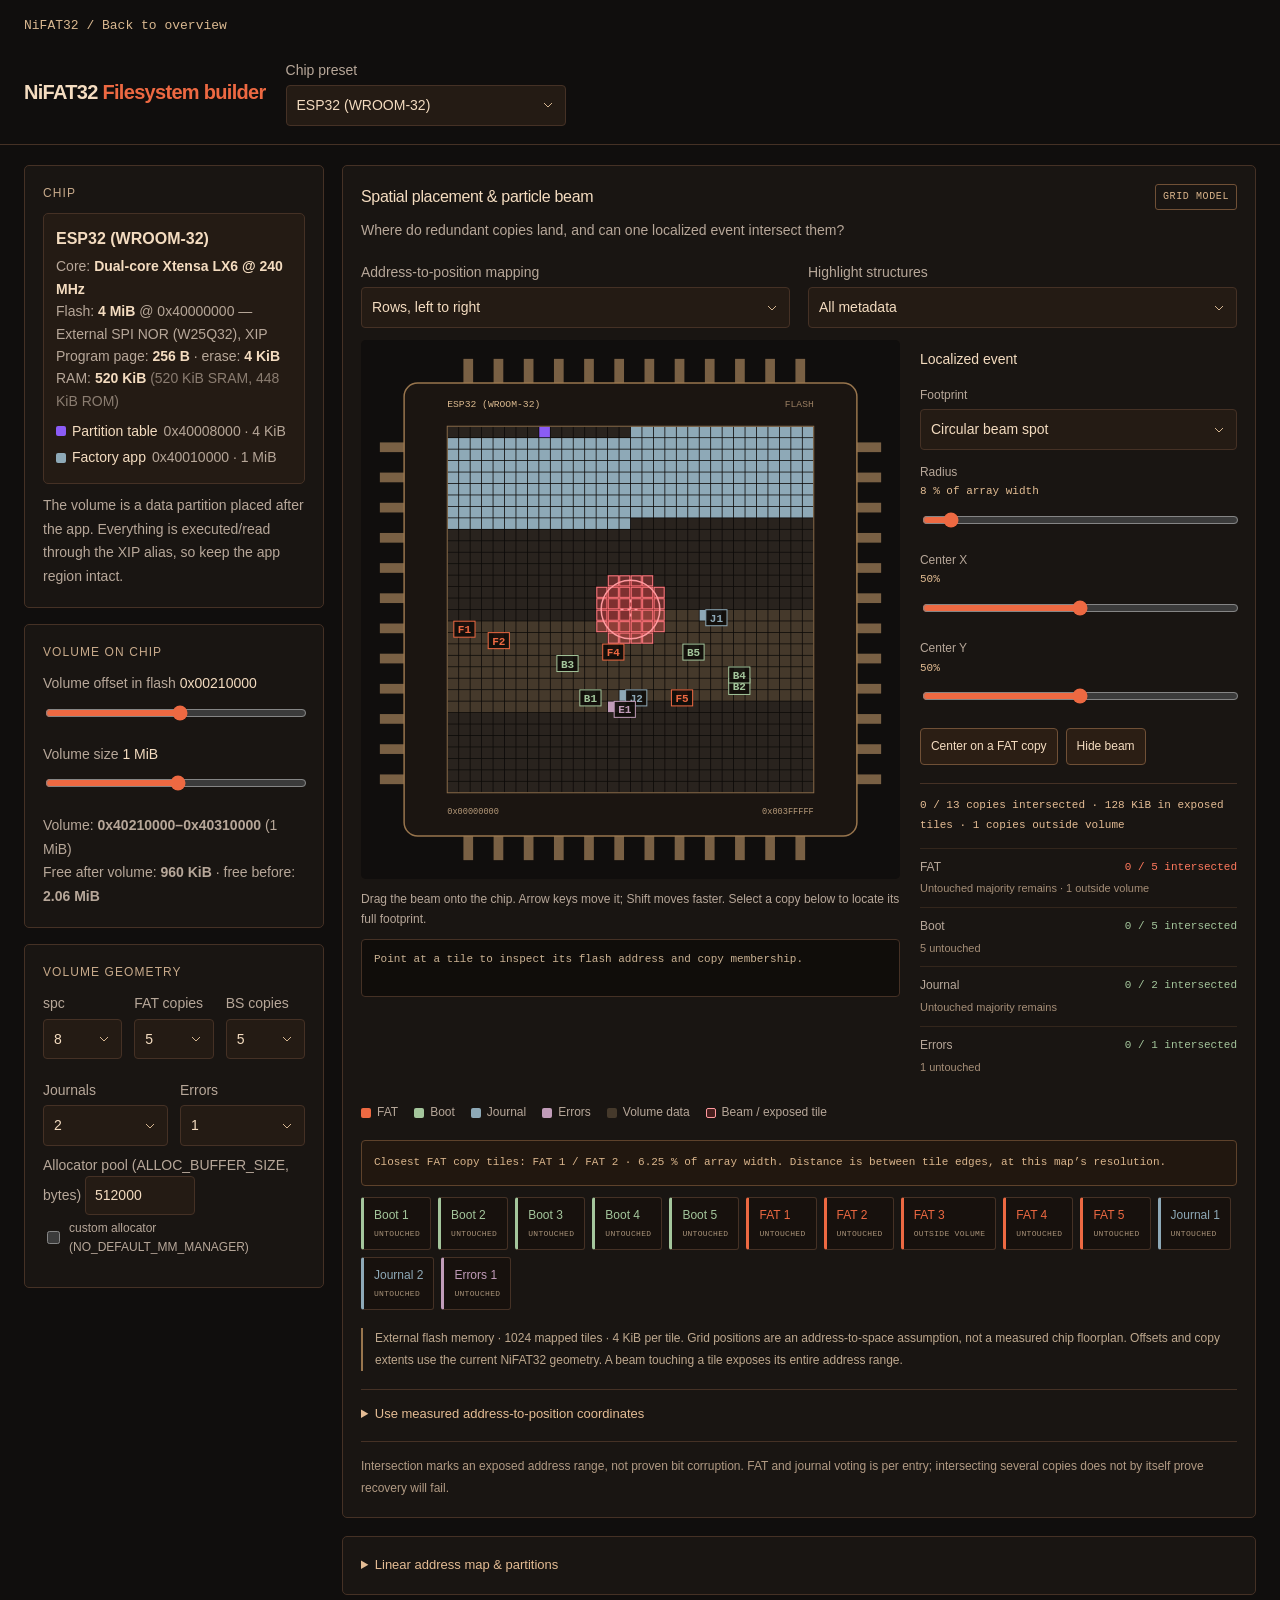
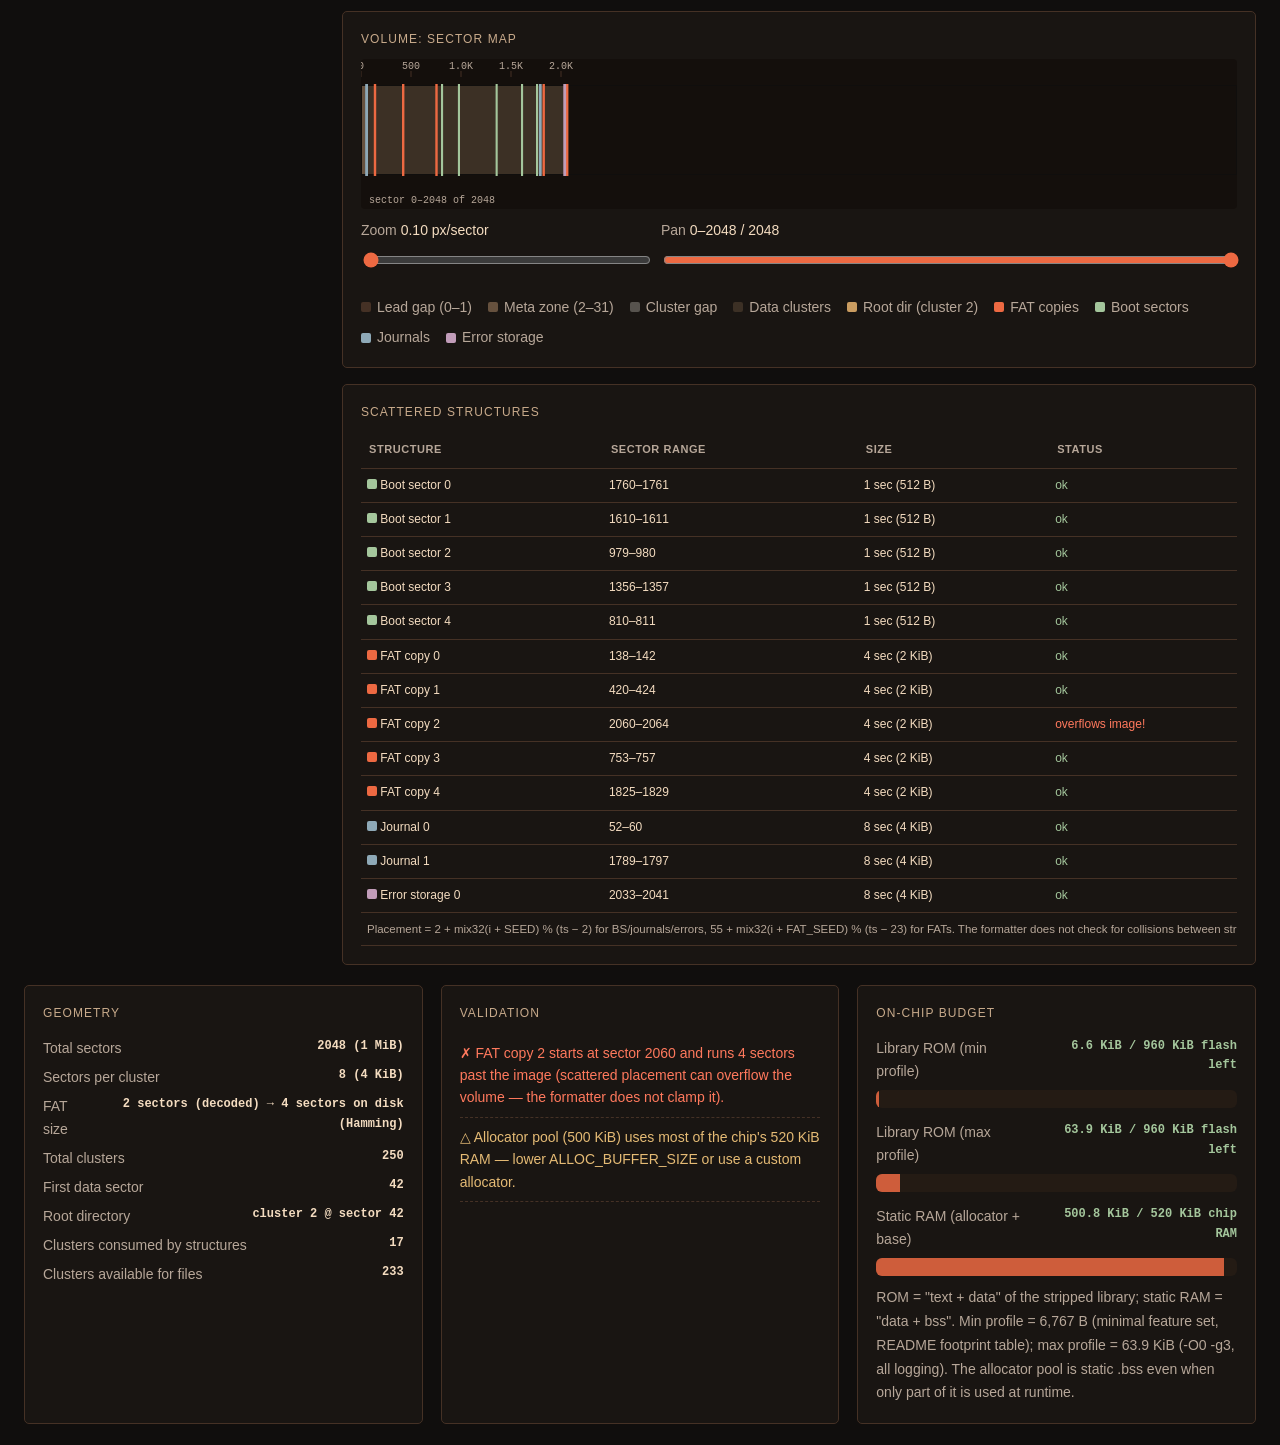
<file: docs/pages/builder.html>
<!DOCTYPE html>
<html lang="en">
<head>
<meta charset="UTF-8">
<meta name="viewport" content="width=device-width, initial-scale=1">
<title>NiFAT32 — Filesystem builder</title>
<style>
  :root {
    --bg: #100e0d; --panel: #241b14; --panel2: #302217; --line: #453125;
    --text: #f4dcc0; --muted: #b7a799; --accent: #ed6942; --good: #a4c69c; --bad: #ed6942; --warn: #eab308;
  }
  * { box-sizing: border-box; }
  body { margin: 0; font: 14px/1.45 "Segoe UI", system-ui, sans-serif; background: var(--bg); color: var(--text); }
  header { padding: 14px 20px; border-bottom: 1px solid var(--line); display: flex; flex-wrap: wrap; gap: 14px; align-items: center; }
  header h1 { font-size: 18px; margin: 0; }
  header h1 span { color: var(--accent); }
  select, input[type=number] {
    background: var(--panel2); color: var(--text); border: 1px solid var(--line);
    border-radius: 6px; padding: 6px 8px; font: inherit;
  }
  main { display: grid; grid-template-columns: 340px 1fr; gap: 16px; padding: 16px 20px; align-items: start; }
  @media (max-width: 1000px) { main { grid-template-columns: 1fr; } }
  .panel { background: var(--panel); border: 1px solid var(--line); border-radius: 10px; padding: 14px; }
  .panel h2 { font-size: 13px; text-transform: uppercase; letter-spacing: .08em; color: var(--muted); margin: 0 0 10px; }
  .ctl { margin-bottom: 12px; }
  .ctl label { display: block; font-size: 12px; color: var(--muted); margin-bottom: 4px; }
  .ctl label b { color: var(--text); font-weight: 600; }
  .ctl input[type=range] { width: 100%; accent-color: var(--accent); }
  .ctl input[type=number] { width: 110px; }
  .row { display: flex; gap: 10px; align-items: center; flex-wrap: wrap; }
  .row .ctl { flex: 1; min-width: 70px; margin-bottom: 8px; }
  .card { background: var(--panel2); border: 1px solid var(--line); border-radius: 8px; padding: 10px 12px; margin-bottom: 10px; font-size: 13px; }
  .card .name { font-weight: 700; font-size: 14px; margin-bottom: 4px; }
  .card .kv { color: var(--muted); }
  .card .kv b { color: var(--text); font-weight: 600; }
  .regions { margin-top: 6px; }
  .regions div { display: flex; align-items: center; gap: 6px; padding: 2px 0; font-size: 12px; }
  .dot { width: 10px; height: 10px; border-radius: 3px; flex: none; }
  .note { font-size: 12px; color: var(--muted); margin-top: 8px; }
  canvas { display: block; width: 100%; border-radius: 8px; background: #140f0c; }
  .legend { display: flex; flex-wrap: wrap; gap: 10px 16px; margin-top: 10px; font-size: 12px; color: var(--muted); }
  .legend span { display: inline-flex; align-items: center; gap: 6px; }
  table { width: 100%; border-collapse: collapse; font-size: 12.5px; }
  th, td { text-align: left; padding: 5px 8px; border-bottom: 1px solid var(--line); white-space: nowrap; }
  th { color: var(--muted); font-weight: 600; text-transform: uppercase; font-size: 11px; letter-spacing: .05em; }
  .ok { color: var(--good); } .bad { color: var(--bad); } .warn { color: var(--warn); }
  .bottom { display: grid; grid-template-columns: repeat(auto-fit, minmax(320px, 1fr)); gap: 16px; padding: 0 20px 20px; }
  .vlist div { padding: 4px 0; border-bottom: 1px dashed var(--line); font-size: 13px; }
  .bar { background: var(--panel2); border-radius: 6px; height: 18px; position: relative; overflow: hidden; margin: 4px 0 10px; }
  .bar i { position: absolute; inset: 0 auto 0 0; background: var(--accent); opacity: .85; }
  .bar em { position: absolute; inset: 0; display: flex; align-items: center; padding: 0 8px; font-size: 11px; font-style: normal; color: #100e0d; font-weight: 700; }
  .statline { display: flex; justify-content: space-between; padding: 3px 0; font-size: 13px; }
  .statline b { font-family: ui-monospace, monospace; font-weight: 600; }
  #tip { position: fixed; pointer-events: none; background: #140f0c; border: 1px solid var(--line); border-radius: 6px;
         padding: 6px 10px; font-size: 12px; display: none; z-index: 10; max-width: 320px; }
</style>
<link rel="stylesheet" href="tools.css">
<link rel="stylesheet" href="spatial.css">
<script src="tools.js" defer></script>
</head>
<body>
<header>
  <h1>NiFAT32 <span>Filesystem builder</span></h1>
  <div class="ctl" style="margin:0;min-width:280px">
    <label>Chip preset</label>
    <select id="chip" style="width:100%"></select>
  </div>
</header>

<main>
  <div>
    <div class="panel">
      <h2>Chip</h2>
      <div id="chipcard"></div>
    </div>

    <div class="panel">
      <h2>Volume on chip</h2>
      <div class="ctl">
        <label>Volume offset in flash <b id="offhex"></b></label>
        <input type="range" id="offset">
      </div>
      <div class="ctl">
        <label>Volume size <b id="sizeml"></b></label>
        <input type="range" id="size">
      </div>
      <div class="note" id="freespace"></div>
    </div>

    <div class="panel">
      <h2>Volume geometry</h2>
      <div class="row">
        <div class="ctl"><label>spc</label><select id="spc"></select></div>
        <div class="ctl"><label>FAT copies</label><select id="fc"></select></div>
        <div class="ctl"><label>BS copies</label><select id="bsbc"></select></div>
        <div class="ctl"><label>Journals</label><select id="jc"></select></div>
        <div class="ctl"><label>Errors</label><select id="ec"></select></div>
      </div>
      <div class="ctl">
        <label>Allocator pool (ALLOC_BUFFER_SIZE, bytes) <input type="number" id="alloc" value="512000" min="0" step="4096"></label>
        <label style="display:flex;align-items:center;gap:6px;margin-top:4px;font-size:12px">
          <input type="checkbox" id="nomm" style="accent-color:var(--accent)"> custom allocator (NO_DEFAULT_MM_MANAGER)
        </label>
      </div>
    </div>
  </div>

  <div>
    <section class="panel spatial-panel" aria-labelledby="spatial-title">
      <div class="spatial-heading"><div><h2 id="spatial-title">Spatial placement &amp; particle beam</h2><p>Where do redundant copies land, and can one localized event intersect them?</p></div><span class="mapping-badge" id="mapping-badge">MODEL</span></div>
      <div class="spatial-toolbar">
        <div class="ctl"><label for="spatial-layout">Address-to-position mapping</label><select id="spatial-layout"><option value="raster">Rows, left to right</option><option value="snake">Serpentine rows</option></select></div>
        <div class="ctl"><label for="spatial-filter">Highlight structures</label><select id="spatial-filter"><option value="all">All metadata</option><option value="fat">FAT copies</option><option value="bs">Boot copies</option><option value="journal">Journals</option><option value="error">Error storage</option></select></div>
      </div>
      <div class="spatial-workspace">
        <div class="spatial-map">
          <canvas id="spatialcv" width="600" height="600" tabindex="0" aria-describedby="spatial-instructions" aria-label="Square flash map with metadata copies and movable particle beam"></canvas>
          <p id="spatial-instructions" class="note">Drag the beam onto the chip. Arrow keys move it; Shift moves faster. Select a copy below to locate its full footprint.</p>
          <div id="spatial-inspect" class="spatial-inspect">Point at a tile to inspect its flash address and copy membership.</div>
        </div>
        <div class="beam-settings">
          <h3>Localized event</h3>
          <div class="ctl"><label for="beam-shape">Footprint</label><select id="beam-shape"><option value="spot">Circular beam spot</option><option value="track">Particle track</option></select></div>
          <div class="ctl"><label for="beam-radius"><span id="beam-radius-name">Radius</span> <b id="beam-radius-label"></b></label><input type="range" id="beam-radius" min="1" max="100" step="1" value="8"></div>
          <div class="ctl"><label for="beam-x">Center X <b id="beam-x-label"></b></label><input type="range" id="beam-x" min="0" max="100" value="50"></div>
          <div class="ctl"><label for="beam-y">Center Y <b id="beam-y-label"></b></label><input type="range" id="beam-y" min="0" max="100" value="50"></div>
          <div class="ctl" id="beam-angle-control" hidden><label for="beam-angle">Track angle <b id="beam-angle-label"></b></label><input type="range" id="beam-angle" min="0" max="179" value="30"></div>
          <div class="beam-actions"><button type="button" id="beam-target">Center on a FAT copy</button><button type="button" id="beam-toggle" aria-pressed="true">Hide beam</button></div>
          <div id="beam-summary" role="status" aria-live="polite"></div>
        </div>
      </div>
      <div id="spatial-legend" class="legend"></div>
      <p id="spatial-separation" class="spatial-separation"></p>
      <div id="spatial-copies" class="spatial-copies" aria-label="Locate a metadata copy"></div>
      <p id="mapping-description" class="mapping-description"></p>
      <details class="mapping-details"><summary>Use measured address-to-position coordinates</summary><p>For a specific die, import its address ranges and physical rectangles as JSON. Coordinates apply to the memory array, with Y increasing downwards. Beam intersection exposes the whole tile; smaller ranges give finer analysis.</p><div class="mapping-actions"><label class="file-button" for="physical-map-file">Import coordinate map</label><input id="physical-map-file" class="map-file" type="file" accept=".json,application/json"><button id="export-physical-map" type="button">Export current map</button><button id="reset-physical-map" type="button" hidden>Use grid model</button></div><p id="physical-map-status" role="status"></p><p class="note">Format: <code>{version:1, chipId, flashSize, source, unit, width, height, regions:[{start,size,x,y,width,height}]}</code>. Offsets and sizes are bytes relative to flash start; rectangles must fit inside the array and address ranges must cover the flash exactly. Export a grid model for a complete example.</p></details>
      <p class="spatial-method">Intersection marks an exposed address range, not proven bit corruption. FAT and journal voting is per entry; intersecting several copies does not by itself prove recovery will fail.</p>
    </section>

    <details class="panel linear-flash" style="margin-top:16px;margin-bottom:16px"><summary>Linear address map &amp; partitions</summary>
    <div class="panel" style="margin-bottom:16px">
      <h2 id="chiptitle">Chip flash</h2>
      <canvas id="chipcv" height="120"></canvas>
      <div class="legend" id="chiplegend"></div>
    </div>
    </details>

    <div class="panel">
      <h2>Volume: sector map</h2>
      <canvas id="imgcv" height="150"></canvas>
      <div class="row" style="margin-top:10px">
        <div class="ctl"><label>Zoom <b id="zoomlbl"></b></label><input type="range" id="zoom"></div>
        <div class="ctl" style="flex:2"><label>Pan <b id="panlbl"></b></label><input type="range" id="pan"></div>
      </div>
      <div class="legend" id="imglegend"></div>
    </div>

    <div class="panel" style="margin-top:16px">
      <h2>Scattered structures</h2>
      <table id="structs"></table>
    </div>
  </div>
</main>

<div class="bottom">
  <div class="panel">
    <h2>Geometry</h2>
    <div id="stats"></div>
  </div>
  <div class="panel">
    <h2>Validation</h2>
    <div class="vlist" id="validation"></div>
  </div>
  <div class="panel">
    <h2>On-chip budget</h2>
    <div id="budget"></div>
  </div>
</div>

<div id="tip"></div>

<script>
"use strict";

/* ================= NiFAT32 geometry =================
   JS port of include/nft32/addresses.h + formatter/nifat32formatter.c:
     RESERVED_SECTORS = 32, root dir = cluster 2,
     first_data_sector = 32 + fc * fat_size,
     cluster n -> sector (n-2)*spc + first_data_sector,
     boot    i:  2 + mix32(i + BOOT_SEED)    % (ts-2)
     journal i:  2 + mix32(i + JOURNAL_SEED) % (ts-2)
     error   i:  2 + mix32(i + ERRORS_SEED)  % (ts-2)
     fat     i:  55 + mix32(i + FAT_SEED)    % (ts-23)   (32 reserved + 23 + mix)
   Each FAT copy stores the Hamming-encoded table: 2 * fat_size sectors.
   Each boot copy occupies 1 sector; journal/error areas are spc sectors.   */
const BOOT_SEED = 0xA341316C, FAT_SEED = 0xC8013EA4, JOURNAL_SEED = 0xAD90777D, ERRORS_SEED = 0x7E95761E;
function mix32(x) {
  x = (x >>> 0) ^ (x >>> 16); x = Math.imul(x, 0x7FEB352D);
  x ^= x >>> 15;              x = Math.imul(x, 0x846CA68B);
  x ^= x >>> 16; return x >>> 0;
}
const bootSec = (i, ts)    => 2  + mix32((i + BOOT_SEED)    >>> 0) % (ts - 2);
const journalSec = (i, ts) => 2  + mix32((i + JOURNAL_SEED) >>> 0) % (ts - 2);
const errorSec  = (i, ts)  => 2  + mix32((i + ERRORS_SEED)  >>> 0) % (ts - 2);
const fatSec    = (i, ts)  => 55 + mix32((i + FAT_SEED)     >>> 0) % (ts - 23);

function calcFatSize(ts, fc, spc) {
  const data = ts - 32;
  let f = 0, prev = -1;
  for (let i = 0; i < 64 && f !== prev; i++) {
    prev = f;
    const c = Math.floor((data - fc * f) / spc);
    f = Math.ceil(c * 4 / 512);
  }
  return f;
}

function buildGeometry(p) {
  const ts = Math.max(1, Math.round(p.sizeMB * 1024 * 1024 / 512));
  const fatSize = calcFatSize(ts, p.fc, p.spc);
  const firstData = 32 + p.fc * fatSize;
  const totalClusters = Math.floor((ts - 32 - p.fc * fatSize) / p.spc);
  const structs = [];
  for (let i = 0; i < p.bsbc; i++) structs.push({ kind: "bs",      i, sec: bootSec(i, ts),    size: 1 });
  for (let i = 0; i < p.fc;   i++) structs.push({ kind: "fat",     i, sec: fatSec(i, ts),      size: 2 * fatSize });
  for (let i = 0; i < p.jc;   i++) structs.push({ kind: "journal", i, sec: journalSec(i, ts),  size: p.spc });
  for (let i = 0; i < p.ec;   i++) structs.push({ kind: "error",   i, sec: errorSec(i, ts),    size: p.spc });
  return { ts, fatSize, firstData, totalClusters, structs, spc: p.spc, fc: p.fc };
}

function buildMap(g) {
  const t = new Uint8Array(g.ts);
  for (let s = 0; s < 2 && s < g.ts; s++) t[s] = 1;
  for (let s = 2; s < 32 && s < g.ts; s++) t[s] = 2;
  for (let s = 32; s < g.firstData && s < g.ts; s++) t[s] = 3;
  for (let s = g.firstData; s < g.ts; s++) t[s] = 4;
  for (let s = g.firstData; s < g.firstData + g.spc && s < g.ts; s++) t[s] = 5;
  const TYPE = { fat: 10, bs: 20, journal: 30, error: 40 };
  let overlaps = 0;
  for (const st of g.structs) {
    st.over = st.sec + st.size > g.ts;
    const type = TYPE[st.kind] + st.i;
    for (let s = st.sec; s < st.sec + st.size && s < g.ts; s++) {
      if (t[s] > 5) overlaps++;
      t[s] = type;
    }
  }
  return { t, overlaps };
}

/* ================= Chip presets =================
   Flash layouts:
     ESP32/S3/C3 - ESP-IDF single factory app layout: partition table at 0x8000, app at 0x10000
     nRF52       - 4 KiB flash pages, app after bootloader
     STM32F407   - RM0090: 4x16K + 64K + 7x128K sectors
     STM32F767   - RM0410 single bank: 4x32K + 128K + 7x256K
     RP2040      - Pico 2 MB QSPI flash at 0x14000000
     ATmega2560  - 256 KiB, 256 B erase/program pages, example 4 KiB boot section     */
const KiB = 1024, MiB = 1024 * 1024;
const CHIPS = [
  {
    id: "esp32", name: "ESP32 (WROOM-32)", core: "Dual-core Xtensa LX6 @ 240 MHz",
    flash: { size: 4 * MiB, base: 0x40000000, kind: "External SPI NOR (W25Q32), XIP", page: 256, erase: 4 * KiB, eraseNote: "4 KiB sector / 32 KiB block erase" },
    ram: { size: 520 * KiB, note: "520 KiB SRAM, 448 KiB ROM" },
    regions: [
      { name: "Partition table", off: 0x8000,   size: 0x1000,  color: "#8b5cf6" },
      { name: "Factory app",     off: 0x10000,  size: 1 * MiB, color: "#8ea9b7" },
    ],
    fsOffset: 0x210000,
    notes: "The volume is a data partition placed after the app. Everything is executed/read through the XIP alias, so keep the app region intact."
  },
  {
    id: "esp32s3", name: "ESP32-S3 (WROOM-1 N8)", core: "Dual-core Xtensa LX7 @ 240 MHz",
    flash: { size: 8 * MiB, base: 0x40000000, kind: "External SPI NOR (W25Q64), XIP", page: 256, erase: 4 * KiB, eraseNote: "4 KiB sector / 32 KiB block erase" },
    ram: { size: 512 * KiB, note: "512 KiB SRAM (PSRAM optional)" },
    regions: [
      { name: "Partition table", off: 0x8000,  size: 0x1000,  color: "#8b5cf6" },
      { name: "Factory app",     off: 0x10000, size: 2 * MiB, color: "#8ea9b7" },
    ],
    fsOffset: 0x210000,
    notes: "Same ESP-IDF layout as ESP32 with an 8 MB part; the volume can hold ~5.7 MB by default."
  },
  {
    id: "esp32c3", name: "ESP32-C3 (MINI)", core: "RISC-V single-core @ 160 MHz",
    flash: { size: 4 * MiB, base: 0x40000000, kind: "External SPI NOR, XIP", page: 256, erase: 4 * KiB, eraseNote: "4 KiB sector / 32 KiB block erase" },
    ram: { size: 400 * KiB, note: "400 KiB SRAM" },
    regions: [
      { name: "Partition table", off: 0x8000,  size: 0x1000,  color: "#8b5cf6" },
      { name: "Factory app",     off: 0x10000, size: 1 * MiB, color: "#8ea9b7" },
    ],
    fsOffset: 0x210000,
    notes: "Low-cost RISC-V part; 400 KiB of SRAM limits the allocator pool unless a custom allocator is used."
  },
  {
    id: "nrf52840", name: "nRF52840", core: "Cortex-M4F @ 64 MHz",
    flash: { size: 1 * MiB, base: 0x0, kind: "Internal flash, 4 KiB pages", page: 4 * KiB, erase: 4 * KiB, eraseNote: "256 x 4 KiB pages" },
    ram: { size: 256 * KiB, note: "256 KiB SRAM" },
    regions: [
      { name: "Bootloader", off: 0,       size: 32 * KiB, color: "#a08c78" },
      { name: "App",        off: 32 * KiB, size: 256 * KiB, color: "#8ea9b7" },
    ],
    fsOffset: 320 * KiB,
    notes: "Internal flash: the volume lives behind the app and must stay page-aligned. 4 KiB erase means partial pages cannot be reused."
  },
  {
    id: "nrf52832", name: "nRF52832", core: "Cortex-M4F @ 64 MHz",
    flash: { size: 512 * KiB, base: 0x0, kind: "Internal flash, 4 KiB pages", page: 4 * KiB, erase: 4 * KiB, eraseNote: "128 x 4 KiB pages" },
    ram: { size: 128 * KiB, note: "128 KiB SRAM" },
    regions: [
      { name: "Bootloader", off: 0,      size: 32 * KiB,  color: "#a08c78" },
      { name: "App",        off: 32 * KiB, size: 192 * KiB, color: "#8ea9b7" },
    ],
    fsOffset: 224 * KiB,
    notes: "The tightest popular target: ~128 KiB left for the volume, so keep the FAT copy count low."
  },
  {
    id: "stm32f407", name: "STM32F407", core: "Cortex-M4F @ 168 MHz",
    flash: { size: 1 * MiB, base: 0x08000000, kind: "Internal flash, 12 sectors", page: 128, erase: 16 * KiB, eraseNote: "4x16K + 64K + 7x128K sectors (RM0090)", sectors: [16,16,16,16,64,128,128,128,128,128,128,128].map(k => k * KiB) },
    ram: { size: 128 * KiB, note: "112 KiB SRAM1 + 16 KiB SRAM2 (+ 64 KiB CCM)" },
    regions: [
      { name: "Bootloader", off: 0,         size: 16 * KiB,  color: "#a08c78" },
      { name: "App",        off: 16 * KiB,  size: 256 * KiB, color: "#8ea9b7" },
    ],
    fsOffset: 272 * KiB,
    notes: "Erase granularity grows with the address (16 K -> 128 K), so the volume should be placed on a 128 K sector boundary for clean reformat."
  },
  {
    id: "stm32f767", name: "STM32F767", core: "Cortex-M7 @ 216 MHz",
    flash: { size: 2 * MiB, base: 0x08000000, kind: "Internal flash, single bank, 12 sectors", page: 128, erase: 32 * KiB, eraseNote: "4x32K + 128K + 7x256K sectors (RM0410)", sectors: [32,32,32,32,128,256,256,256,256,256,256,256].map(k => k * KiB) },
    ram: { size: 512 * KiB, note: "368 KiB SRAM1 + 128 KiB DTCM + 16 KiB SRAM2 (+ 16 KiB ITCM)" },
    regions: [
      { name: "Bootloader", off: 0,         size: 32 * KiB,  color: "#a08c78" },
      { name: "App",        off: 32 * KiB,  size: 512 * KiB, color: "#8ea9b7" },
    ],
    fsOffset: 544 * KiB,
    notes: "Fastest preset: 216 MHz Cortex-M7 with ART accelerator; ~480 KiB left for the volume by default."
  },
  {
    id: "rp2040", name: "RP2040 (Pico)", core: "Dual-core M0+ @ 133 MHz",
    flash: { size: 2 * MiB, base: 0x14000000, kind: "External QSPI NOR (GD25Q16), XIP", page: 256, erase: 4 * KiB, eraseNote: "256 B page, 4 KiB sector / 32 KiB block erase" },
    ram: { size: 264 * KiB, note: "256 KiB SRAM + 8 KiB (PIO/USB)" },
    regions: [
      { name: "Boot header", off: 0,        size: 4 * KiB,   color: "#a08c78" },
      { name: "App",         off: 4 * KiB,  size: 256 * KiB, color: "#8ea9b7" },
    ],
    fsOffset: 260 * KiB,
    notes: "No flash on the die itself; the QSPI part is memory-mapped at 0x14000000. The first 256 B hold the pico-sdk boot header."
  },
  {
    id: "atmega2560", name: "ATmega2560", core: "AVR 8-bit @ 16 MHz",
    flash: { size: 256 * KiB, base: 0x0, kind: "Internal program flash, 256 B pages", page: 256, erase: 256, eraseNote: "1024 x 256 B pages (128 words per page)" },
    ram: { size: 8 * KiB, note: "8 KiB SRAM; 4 KiB EEPROM is separate" },
    regions: [
      { name: "App",  off: 0,          size: 188 * KiB, color: "#8ea9b7" },
      { name: "Boot", off: 252 * KiB,  size: 4 * KiB,   color: "#a08c78" },
    ],
    fsOffset: 192 * KiB,
    notes: "8-bit AVR with 8 KiB of SRAM: the default 500 KiB allocator pool must be replaced (NO_DEFAULT_MM_MANAGER) and the volume kept under ~60 KiB."
  }
];

/* ================= UI state ================= */
const $ = id => document.getElementById(id);
const state = {
  chip: CHIPS[0],
  offset: CHIPS[0].fsOffset,
  sizeMB: 1,
  spc: 8, fc: 5, bsbc: 5, jc: 2, ec: 1,
  alloc: 512000, nomm: false,
  zoom: 0.1, pan: 0
};

const fmtB = n => n >= 1048576 ? (n / 1048576).toFixed(2).replace(/\.?0+$/, "") + " MiB"
             : n >= 1024 ? (n / 1024).toFixed(1).replace(/\.0$/, "") + " KiB"
             : n + " B";
const hex = n => "0x" + n.toString(16).toUpperCase().padStart(8, "0");

/* ================= Canvas helpers ================= */
function imgcvWidth() {
  const cv = $("imgcv");
  return cv.clientWidth || 900;
}
function setupCanvas(cv, cssH) {
  const dpr = window.devicePixelRatio || 1;
  const w = cv.clientWidth || 900;
  cv.width = Math.round(w * dpr);
  cv.height = Math.round(cssH * dpr);
  cv.style.height = cssH + "px";
  const ctx = cv.getContext("2d");
  ctx.setTransform(dpr, 0, 0, dpr, 0, 0);
  return { ctx, w, h: cssH };
}

const RULER = 26, BAR_TOP = 40, BAR_H = 44;

function drawChip() {
  const cv = $("chipcv");
  const { ctx, w, h } = setupCanvas(cv, 120);
  const ch = state.chip, f = ch.flash;
  ctx.clearRect(0, 0, w, h);
  const x0 = 8, x1 = w - 8, pw = x1 - x0;
  const X = b => x0 + pw * (b / f.size);

  // ruler
  ctx.strokeStyle = "#453125"; ctx.fillStyle = "#b7a799";
  ctx.font = "10px ui-monospace, monospace"; ctx.textAlign = "center";
  const steps = 8;
  for (let i = 0; i <= steps; i++) {
    const b = f.size * i / steps, x = X(b);
    ctx.beginPath(); ctx.moveTo(x, BAR_TOP - 8); ctx.lineTo(x, BAR_TOP - 3); ctx.stroke();
    const lbl = b === 0 ? hex(f.base) : (b / MiB) + "M";
    if (i === 0) { ctx.textAlign = "left"; ctx.fillText(hex(f.base), x, BAR_TOP - 11); ctx.textAlign = "center"; }
    else if (i === steps) { ctx.textAlign = "right"; ctx.fillText(hex(f.base + f.size), x, BAR_TOP - 11); ctx.textAlign = "center"; }
    else ctx.fillText(fmtB(b), x, BAR_TOP - 11);
  }

  // flash body
  ctx.fillStyle = "#241b14";
  ctx.fillRect(x0, BAR_TOP, pw, BAR_H);

  // erase grid
  const sectors = f.sectors || null;
  if (sectors) {
    ctx.strokeStyle = "#66513e";
    let acc = 0;
    for (const s of sectors) {
      acc += s;
      if (acc >= f.size) break;
      const x = X(acc);
      ctx.beginPath(); ctx.moveTo(x, BAR_TOP); ctx.lineTo(x, BAR_TOP + BAR_H); ctx.stroke();
    }
  } else if (f.size / f.erase <= 96) {
    ctx.strokeStyle = "#3d2e23";
    for (let b = f.erase; b < f.size; b += f.erase) {
      const x = X(b);
      ctx.beginPath(); ctx.moveTo(x, BAR_TOP + BAR_H - 6); ctx.lineTo(x, BAR_TOP + BAR_H); ctx.stroke();
    }
  }

  // regions
  for (const r of ch.regions) {
    ctx.fillStyle = r.color; ctx.globalAlpha = 0.85;
    ctx.fillRect(X(r.off), BAR_TOP, X(r.off + r.size) - X(r.off), BAR_H);
    ctx.globalAlpha = 1;
    const rw = X(r.off + r.size) - X(r.off);
    if (rw > 46) {
      ctx.fillStyle = "#100e0d"; ctx.font = "bold 10px system-ui"; ctx.textAlign = "center";
      ctx.fillText(r.name, X(r.off + r.size / 2), BAR_TOP + BAR_H / 2 + 3);
    }
  }

  // NiFAT32 volume
  const off = state.offset, size = Math.round(state.sizeMB * MiB);
  ctx.save();
  ctx.beginPath(); ctx.rect(X(off), BAR_TOP, X(off + size) - X(off), BAR_H); ctx.clip();
  ctx.strokeStyle = "#ed6942"; ctx.globalAlpha = 0.5;
  for (let x = X(off) - BAR_H; x < X(off + size); x += 8) {
    ctx.beginPath(); ctx.moveTo(x, BAR_TOP + BAR_H); ctx.lineTo(x + BAR_H, BAR_TOP); ctx.stroke();
  }
  ctx.restore(); ctx.globalAlpha = 1;
  ctx.strokeStyle = "#ed6942"; ctx.lineWidth = 2;
  ctx.strokeRect(X(off), BAR_TOP, X(off + size) - X(off), BAR_H);
  ctx.lineWidth = 1;
  ctx.fillStyle = "#ed6942"; ctx.font = "bold 10px system-ui"; ctx.textAlign = "center";
  const vw = X(off + size) - X(off);
  if (vw > 90) ctx.fillText("NiFAT32 volume " + fmtB(size), X(off + size / 2), BAR_TOP + BAR_H / 2 + 3);
  else if (vw > 0) {
    ctx.textAlign = "left";
    ctx.fillText("NiFAT32 " + fmtB(size) + " →", X(off + size) + 4, BAR_TOP + BAR_H / 2 + 3);
  }

  $("chiptitle").textContent = `Chip flash — ${ch.name} (${fmtB(f.size)} @ ${hex(f.base)}, ${f.kind})`;
  $("chiplegend").innerHTML =
    ch.regions.map(r => `<span><i class="dot" style="background:${r.color}"></i>${r.name} ${hex(f.base + r.off)}–${hex(f.base + r.off + r.size)}</span>`).join("") +
    `<span><i class="dot" style="background:#ed6942"></i>NiFAT32 volume ${hex(f.base + off)}–${hex(f.base + off + size)}</span>` +
    `<span>${f.eraseNote} · ${sectors ? `erase sectors: ${sectors.map(fmtB).join(", ")}` : (f.size / f.erase + (f.size / f.erase <= 96 ? " erase blocks" : " erase blocks; grid too dense"))}</span>`;
}

/* ================= Volume map ================= */
const ZONES = [
  [0, "Lead gap (sectors 0–1)"],
  [1, "Lead gap"], [2, "Meta zone (scattered copies may land here)"], [3, "Cluster gap (reserved prefix, no data)"],
  [4, "Data clusters"], [5, "Root directory (cluster 2)"]
];
const STRUCT_COLORS = { fat: "#ed6942", bs: "#a4c69c", journal: "#8ea9b7", error: "#c19cb9" };
const STRUCT_NAMES = { fat: "FAT copy", bs: "Boot sector", journal: "Journal", error: "Error storage" };

function zoneName(type, i) {
  if (type <= 5) return ZONES[type][1];
  const kind = type >= 40 ? "error" : type >= 30 ? "journal" : type >= 20 ? "bs" : "fat";
  return STRUCT_NAMES[kind] + " " + (type - { fat: 10, bs: 20, journal: 30, error: 40 }[kind] + 1);
}
function zoneColor(type) {
  if (type === 0 || type === 1) return "#453125";
  if (type === 2) return "#66513e";
  if (type === 3) return "#57534e";
  if (type === 4) return "#3c3025";
  if (type === 5) return "#ca9c60";
  const kind = type >= 40 ? "error" : type >= 30 ? "journal" : type >= 20 ? "bs" : "fat";
  return STRUCT_COLORS[kind];
}

let G = null, M = null;

function drawImage() {
  const cv = $("imgcv");
  const { ctx, w, h } = setupCanvas(cv, 150);
  const g = G;
  const vis = Math.min(g.ts, Math.floor(w / state.zoom));
  const pan = Math.min(state.pan, Math.max(0, g.ts - vis));
  state.pan = pan;
  const X = s => (s - pan) * state.zoom;

  ctx.clearRect(0, 0, w, h);
  // ruler
  ctx.strokeStyle = "#453125"; ctx.fillStyle = "#b7a799";
  ctx.font = "10px ui-monospace, monospace"; ctx.textAlign = "center";
  const step = niceStep(vis / 8);
  for (let s = Math.ceil(pan / step) * step; s <= pan + vis; s += step) {
    const x = X(s);
    ctx.beginPath(); ctx.moveTo(x, 12); ctx.lineTo(x, 18); ctx.stroke();
    ctx.fillText(s >= 1000 ? (s / 1024).toFixed(1) + "K" : s, x, 10);
  }
  ctx.textAlign = "left";
  ctx.fillText("sector " + pan + "–" + (pan + vis) + " of " + g.ts, 8, h - 6);

  const top = 26, bh = h - 60;
  for (let x = 0; x < w; x++) {
    const s = Math.floor(pan + x / state.zoom);
    if (s >= g.ts) break;
    ctx.fillStyle = zoneColor(M.t[s]);
    ctx.fillRect(x, top, Math.min(2, Math.ceil(state.zoom)), bh);
  }
  ctx.strokeStyle = "#100e0d"; ctx.strokeRect(0.5, top + 0.5, w - 1, bh - 1);

  // structure outlines + labels
  ctx.font = "bold 10px system-ui";
  for (const st of g.structs) {
    const xa = X(st.sec), xb = X(st.sec + st.size);
    if (xb < 0 || xa > w) continue;
    const color = STRUCT_COLORS[st.kind];
    ctx.strokeStyle = color; ctx.lineWidth = 2;
    ctx.strokeRect(Math.max(0, xa), top, Math.min(w, xb) - Math.max(0, xa), bh);
    ctx.lineWidth = 1;
    if (xb - xa > 54 && st.sec >= pan) {
      ctx.fillStyle = color;
      ctx.fillText(STRUCT_NAMES[st.kind][0] + st.i, Math.max(2, xa + 4), top + 12);
    }
  }

  $("panlbl").textContent = pan + "–" + (pan + vis) + " / " + g.ts;
  $("zoomlbl").textContent = state.zoom < 1 ? state.zoom.toFixed(2) + " px/sector" : state.zoom + " px/sector";
}

function niceStep(raw) {
  const p = Math.pow(10, Math.floor(Math.log10(raw)));
  for (const m of [1, 2, 5, 10, 20, 50, 100]) if (p * m >= raw) return p * m;
  return p * 100;
}

/* ================= Render everything ================= */
function recompute() {
  const p = { sizeMB: state.sizeMB, spc: state.spc, fc: state.fc, bsbc: state.bsbc, jc: state.jc, ec: state.ec };
  G = buildGeometry(p);
  M = buildMap(G);
  const vis = Math.min(G.ts, Math.floor(imgcvWidth() / state.zoom));
  state.pan = Math.min(state.pan, Math.max(0, G.ts - vis));
  drawChip();
  drawImage();
  renderStructs();
  renderStats();
  renderValidation();
  renderBudget();
  window.NiFATSpatial?.update();
}

function renderChipCard() {
  const ch = state.chip, f = ch.flash;
  const off = state.offset, size = Math.round(state.sizeMB * MiB);
  $("offhex").textContent = hex(off);
  $("sizeml").textContent = fmtB(size);
  $("chipcard").innerHTML =
    `<div class="card">
       <div class="name">${ch.name}</div>
       <div class="kv">Core: <b>${ch.core}</b></div>
       <div class="kv">Flash: <b>${fmtB(f.size)}</b> @ ${hex(f.base)} — ${f.kind}</div>
       <div class="kv">Program page: <b>${f.page} B</b> · erase: <b>${fmtB(f.erase)}</b></div>
       <div class="kv">RAM: <b>${fmtB(ch.ram.size)}</b> <span style="opacity:.7">(${ch.ram.note})</span></div>
       <div class="regions">${ch.regions.map(r =>
         `<div><i class="dot" style="background:${r.color}"></i>${r.name} <span style="color:var(--muted)">${hex(f.base + r.off)} · ${fmtB(r.size)}</span></div>`).join("")}</div>
     </div>
     <div class="note">${ch.notes}</div>`;
  $("freespace").innerHTML =
    `Volume: <b>${hex(f.base + off)}–${hex(f.base + off + size)}</b> (${fmtB(size)})<br>` +
    `Free after volume: <b>${fmtB(Math.max(0, f.size - off - size))}</b> · free before: <b>${fmtB(off)}</b>`;
}

function renderStructs() {
  const rows = G.structs.map(st => {
    const end = st.sec + st.size;
    const over = st.over;
    const inData = st.sec < G.firstData && end > G.firstData;
    return `<tr>
      <td><i class="dot" style="background:${STRUCT_COLORS[st.kind]};display:inline-block"></i> ${STRUCT_NAMES[st.kind]} ${st.i}</td>
      <td>${st.sec}–${end}</td>
      <td>${st.size} sec (${fmtB(st.size * 512)})</td>
      <td class="${over ? "bad" : inData ? "warn" : "ok"}">${over ? "overflows image!" : inData ? "overlaps data clusters" : "ok"}</td>
    </tr>`;
  }).join("");
  $("structs").innerHTML =
    `<tr><th>Structure</th><th>Sector range</th><th>Size</th><th>Status</th></tr>` + rows +
    `<tr><td colspan="4" style="color:var(--muted);font-size:11.5px">Placement = 2 + mix32(i + SEED) % (ts − 2) for BS/journals/errors, 55 + mix32(i + FAT_SEED) % (ts − 23) for FATs. The formatter does not check for collisions between structures.</td></tr>`;
}

function renderStats() {
  const consumed = new Set();
  for (const st of G.structs) {
    const lo = Math.max(st.sec, G.firstData), hi = Math.min(st.sec + st.size, G.ts);
    for (let s = lo; s < hi; s++) consumed.add(Math.floor((s - G.firstData) / G.spc) + 2);
  }
  const free = G.totalClusters - consumed.size;
  const lines = [
    ["Total sectors", G.ts + " (" + fmtB(G.ts * 512) + ")"],
    ["Sectors per cluster", G.spc + " (" + fmtB(G.spc * 512) + ")"],
    ["FAT size", G.fatSize + " sectors (decoded) → " + 2 * G.fatSize + " sectors on disk (Hamming)"],
    ["Total clusters", G.totalClusters],
    ["First data sector", G.firstData],
    ["Root directory", "cluster 2 @ sector " + G.firstData],
    ["Clusters consumed by structures", consumed.size],
    ["Clusters available for files", free]
  ];
  $("stats").innerHTML = lines.map(([k, v]) => `<div class="statline"><span style="color:var(--muted)">${k}</span><b>${v}</b></div>`).join("");
  $("imglegend").innerHTML =
    [
      ["#453125", "Lead gap (0–1)"], ["#66513e", "Meta zone (2–31)"], ["#57534e", "Cluster gap"],
      ["#3c3025", "Data clusters"], ["#ca9c60", "Root dir (cluster 2)"],
      ["#ed6942", "FAT copies"], ["#a4c69c", "Boot sectors"], ["#8ea9b7", "Journals"], ["#c19cb9", "Error storage"]
    ].map(([c, n]) => `<span><i class="dot" style="background:${c}"></i>${n}</span>`).join("");
}

function renderValidation() {
  const f = state.chip.flash, off = state.offset, size = Math.round(state.sizeMB * MiB);
  const items = [];
  const err = (m) => items.push(`<div class="bad">✗ ${m}</div>`);
  const warn = (m) => items.push(`<div class="warn">△ ${m}</div>`);
  const ok = (m) => items.push(`<div class="ok">✓ ${m}</div>`);

  if (G.ts < 64) err(`Image is only ${G.ts} sectors: the layout needs at least ~64 (FAT base is at sector 55).`);
  if (G.totalClusters < 3) err(`Only ${G.totalClusters} clusters: root directory plus FAT-reserved clusters do not fit, no room for files.`);
  for (const st of G.structs) if (st.over) err(`${STRUCT_NAMES[st.kind]} ${st.i} starts at sector ${st.sec} and runs ${st.size} sectors past the image (scattered placement can overflow the volume — the formatter does not clamp it).`);
  if (G.totalClusters >= 3) {
    const consumed = new Set();
    for (const st of G.structs) {
      const lo = Math.max(st.sec, G.firstData), hi = Math.min(st.sec + st.size, G.ts);
      for (let s = lo; s < hi; s++) consumed.add(Math.floor((s - G.firstData) / G.spc) + 2);
    }
    if (G.totalClusters - consumed.size <= 0) err("All clusters are consumed by structures — no space for user data.");
    else if (G.totalClusters - consumed.size < 10) warn("Fewer than 10 clusters left for user data.");
  }
  if (M.overlaps > 0) warn(`${M.overlaps} sector${M.overlaps > 1 ? "s" : ""} claimed by two structures (pseudo-random placement does not check collisions; the copies still vote, but the colliding area is ambiguous).`);
  if (off % f.page !== 0) warn(`Volume offset is not aligned to the ${fmtB(f.page)} program page.`);
  if (size % f.erase !== 0) warn(`Volume size is not a multiple of the ${fmtB(f.erase)} erase unit — reformatting disturbs the adjacent area.`);
  if (off + size > f.size) err(`Volume (${fmtB(size)}) at ${hex(f.base + off)} does not fit in the ${fmtB(f.size)} flash.`);
  for (const region of state.chip.regions) {
    if (off < region.off + region.size && region.off < off + size)
      err(`Volume overlaps the ${region.name} region (${hex(region.off)}–${hex(region.off + region.size)} flash offsets).`);
  }
  const alloc = state.nomm ? 0 : state.alloc;
  if (alloc > state.chip.ram.size * 0.75) warn(`Allocator pool (${fmtB(alloc)}) uses most of the chip's ${fmtB(state.chip.ram.size)} RAM — lower ALLOC_BUFFER_SIZE or use a custom allocator.`);
  if (G.fatSize * 2 * G.fc * 512 > G.ts * 512 * 0.1) warn(`FAT copies consume ${Math.round(100 * G.fatSize * 2 * G.fc / G.ts)}% of the volume — many copies on a small volume is expensive.`);
  if (!items.length) ok("No geometry or placement problems found.");
  $("validation").innerHTML = items.join("");
}

function renderBudget() {
  const f = state.chip.flash, ch = state.chip;
  const off = state.offset, size = Math.round(state.sizeMB * MiB);
  const flashFree = Math.max(0, f.size - off - size);
  const ROM_MIN = 6767, ROM_MAX = 65434; // 6,767 B min profile / 63.9 KiB max profile (README)
  const ram = state.nomm ? 856 : state.alloc + 856;
  const row = (label, used, cap, unit) => {
    const pct = cap > 0 ? Math.min(100, 100 * used / cap) : 100;
    const fit = used <= cap;
    return `<div class="statline"><span style="color:var(--muted)">${label}</span>
      <b class="${fit ? "ok" : "bad"}">${fmtB(used)} / ${fmtB(cap)} ${unit}</b></div>
      <div class="bar"><i style="width:${pct}%;background:${fit ? "var(--accent)" : "var(--bad)"}"></i></div>`;
  };
  $("budget").innerHTML =
    row("Library ROM (min profile)", ROM_MIN, flashFree, "flash left") +
    row("Library ROM (max profile)", ROM_MAX, flashFree, "flash left") +
    row("Static RAM (allocator + base)", ram, ch.ram.size, "chip RAM") +
    '<div class="note">ROM = "text + data" of the stripped library; static RAM = "data + bss". Min profile = 6,767 B (minimal feature set, README footprint table); max profile = 63.9 KiB (-O0 -g3, all logging). The allocator pool is static .bss even when only part of it is used at runtime.</div>';
}

/* ================= Wiring ================= */
function fillSelect(el, values, cur) {
  el.innerHTML = values.map(v => `<option value="${v}" ${v === cur ? "selected" : ""}>${v}</option>`).join("");
}

function volumeLimit() {
  const ch = state.chip;
  const next = ch.regions.filter(region => region.off >= state.offset).map(region => region.off);
  const end = Math.min(ch.flash.size, ...next);
  return Math.max(0.03125, Math.min(64, Math.floor((end - state.offset) / 4096) * 4096 / MiB));
}

function setPreset(id) {
  state.chip = CHIPS.find(c => c.id === id) || CHIPS[0];
  $("chip").value = state.chip.id;
  state.offset = state.chip.fsOffset;
  const sizeEl = $("size");
  sizeEl.max = String(volumeLimit());
  state.sizeMB = Math.min(state.sizeMB, parseFloat(sizeEl.max));
  sizeEl.value = String(state.sizeMB);
  const offEl = $("offset");
  offEl.max = String(state.chip.flash.size - state.chip.flash.page);
  offEl.step = String(state.chip.flash.page);
  offEl.value = String(state.offset);
  renderChipCard();
  recompute();
}

function init() {
  const chipSel = $("chip");
  const families = [["STM32", c => c.id.startsWith("stm32")], ["ESP32 · external flash", c => c.id.startsWith("esp")], ["ATmega", c => c.id.startsWith("atmega")], ["Other targets", c => !/^(stm32|esp|atmega)/.test(c.id)]];
  chipSel.innerHTML = families.map(([label, match]) => `<optgroup label="${label}">${CHIPS.filter(match).map(c => `<option value="${c.id}">${c.name}</option>`).join("")}</optgroup>`).join("");
  fillSelect($("spc"), [1, 2, 4, 8, 16], 8);
  fillSelect($("fc"), [1, 2, 3, 4, 5, 6, 7, 8], 5);
  fillSelect($("bsbc"), [1, 2, 3, 4, 5, 6, 7, 8], 5);
  fillSelect($("jc"), [0, 1, 2, 3, 4, 5, 6, 7, 8], 2);
  fillSelect($("ec"), [0, 1, 2, 3, 4, 5, 6, 7, 8], 1);

  chipSel.onchange = () => setPreset(chipSel.value);
  $("spc").onchange = e => { state.spc = +e.target.value; recompute(); };
  $("fc").onchange = e => { state.fc = +e.target.value; recompute(); };
  $("bsbc").onchange = e => { state.bsbc = +e.target.value; recompute(); };
  $("jc").onchange = e => { state.jc = +e.target.value; recompute(); };
  $("ec").onchange = e => { state.ec = +e.target.value; recompute(); };
  $("alloc").oninput = e => { state.alloc = +e.target.value || 0; renderBudget(); };
  $("nomm").onchange = e => { state.nomm = e.target.checked; renderValidation(); renderBudget(); };

  const offEl = $("offset");
  offEl.oninput = e => {
    state.offset = +e.target.value;
    const sizeEl = $("size");
    sizeEl.max = String(volumeLimit());
    state.sizeMB = Math.min(state.sizeMB, parseFloat(sizeEl.max));
    sizeEl.value = String(state.sizeMB);
    renderChipCard(); recompute();
  };
  const sizeEl = $("size");
  sizeEl.min = "0.03125"; sizeEl.step = "0.00390625";
  sizeEl.oninput = e => { state.sizeMB = +e.target.value; renderChipCard(); recompute(); };

  const zoomEl = $("zoom");
  zoomEl.min = "0"; zoomEl.max = "6"; zoomEl.step = "0.01"; zoomEl.value = "0";
  zoomEl.oninput = () => {
    const t = +zoomEl.value;
    state.zoom = t <= 0 ? 0.1 : Math.pow(2, t * 5 / 6);
    drawImage();
  };
  const panEl = $("pan");
  panEl.min = "0"; panEl.max = "1"; panEl.step = "0.001";
  panEl.oninput = () => {
    const vis = Math.min(G.ts, Math.floor((imgcvWidth()) / state.zoom));
    state.pan = Math.min(Math.floor(+panEl.value * G.ts), Math.max(0, G.ts - vis));
    drawImage();
  };

  // tooltip
  const tip = $("tip");
  const imgCv = $("imgcv");
  imgCv.addEventListener("mousemove", e => {
    const r = imgCv.getBoundingClientRect();
    const x = e.clientX - r.left;
    const s = Math.floor(state.pan + x / state.zoom);
    if (s < 0 || s >= G.ts) { tip.style.display = "none"; return; }
    const type = M.t[s];
    tip.innerHTML = `sector <b>${s}</b> · byte ${fmtB(s * 512)}<br>${zoneName(type, 0)}`;
    tip.style.display = "block";
    tip.style.left = (e.clientX + 14) + "px";
    tip.style.top = (e.clientY + 14) + "px";
  });
  imgCv.addEventListener("mouseleave", () => tip.style.display = "none");

  window.addEventListener("resize", () => { drawChip(); drawImage(); });

  setPreset("esp32");
}

init();
</script>
<script src="spatial.js"></script>
</body>
</html>
</file>
<file: docs/style.css>
/* NiFAT32 — Mars / mission-control palette. No external font or theme requests. */
:root {
  color-scheme:dark;
  --bg:#100e0d;
  --surface:#191512;
  --surface-raised:#211b17;
  --line:#352a23;
  --line-soft:#27211c;
  --text:#f4dcc0;
  --muted:#b7a799;
  --subtle:#948575;
  --accent:#ed6942;
  --accent-bright:#ff8559;
  --cream:#f6d6a6;
  --green:#a4c69c;
  --mono:"SFMono-Regular",Consolas,"Liberation Mono",monospace;
  --sans:Inter,"Segoe UI",Arial,sans-serif
}
* {
  box-sizing:border-box
}
html {
  scroll-behavior:smooth;
  scroll-padding-top:108px
}
body {
  margin:0;
  background:var(--bg);
  color:var(--text);
  font:16px/1.65 var(--sans);
  -webkit-font-smoothing:antialiased
}
body:has(dialog[open]) {
  overflow:hidden
}
[hidden] {
  display:none!important
}
a {
  color:inherit;
  text-decoration:none
}
button,input,select {
  font:inherit
}
button,a,input,select {
  -webkit-tap-highlight-color:transparent
}
button {
  cursor:pointer
}
button:disabled {
  cursor:default;
  opacity:.4
}
button:focus-visible,a:focus-visible,input:focus-visible,select:focus-visible,[tabindex]:focus-visible {
  outline:2px solid var(--accent-bright);
  outline-offset:5px
}
::selection {
  background:#ed694250;
  color:#fff
}
svg {
  display:block
}
button svg,.github-link svg {
  width:20px;
  height:20px;
  stroke:currentColor;
  stroke-width:1.5;
  fill:none;
  stroke-linecap:round;
  stroke-linejoin:round
}
h1,h2,h3,p {
  margin-top:0
}
h1,h2,h3 {
  font-weight:600;
  line-height:1.12;
  letter-spacing:-.045em
}
h2 {
  font-size:clamp(2rem,3.4vw,3rem);
  margin-bottom:24px
}
h3 {
  font-size:1.4rem;
  letter-spacing:-.025em
}
p {
  color:var(--muted)
}
.page-width {
  max-width:1320px;
  width:calc(100% - 112px);
  margin-inline:auto
}
.accent {
  color:var(--accent)
}
.sr-only {
  position:absolute;
  width:1px;
  height:1px;
  padding:0;
  margin:-1px;
  overflow:hidden;
  clip:rect(0,0,0,0);
  white-space:nowrap;
  border:0
}
.skip-link {
  position:fixed;
  top:-100px;
  left:20px;
  z-index:100;
  padding:8px 16px;
  background:var(--cream);
  color:var(--bg)
}
.skip-link:focus {
  top:10px
}
.site-header {
  height:88px;
  border-bottom:1px solid var(--line-soft);
  display:flex;
  align-items:center;
  gap:36px;
  padding:0 48px;
  position:sticky;
  top:0;
  z-index:20;
  background:#100e0df2;
  backdrop-filter:blur(16px)
}
.brand {
  display:inline-flex;
  align-items:center;
  gap:11px;
  flex:none;
  font-size:1.65rem;
  letter-spacing:-.045em;
  font-weight:750;
  font-style:italic;
  line-height:1
}
.main-nav {
  display:flex;
  align-items:center;
  justify-content:center;
  gap:30px;
  margin:auto;
  font-size:.875rem;
  white-space:nowrap;
  height:100%
}
.main-nav a {
  color:var(--muted);
  display:flex;
  align-items:center;
  height:100%;
  position:relative
}
.main-nav a:hover,.main-nav a[aria-current=page] {
  color:var(--cream)
}
.main-nav a[aria-current=page]:after {
  content:"";
  position:absolute;
  bottom:-1px;
  left:0;
  right:0;
  height:2px;
  background:var(--accent)
}
.header-actions {
  display:flex;
  align-items:center;
  gap:22px
}
.icon-button {
  border:0;
  background:none;
  color:var(--muted);
  display:inline-flex;
  gap:9px;
  align-items:center;
  justify-content:center;
  padding:8px
}
.icon-button:hover {
  color:var(--cream)
}
.search-trigger {
  font-size:.875rem
}
.search-label {
  display:flex;
  align-items:center;
  gap:16px
}
kbd {
  font:12px var(--mono);
  border:1px solid var(--line);
  border-radius:3px;
  padding:1px 5px;
  color:var(--subtle)
}
.github-link {
  display:flex;
  align-items:center;
  gap:8px;
  font-size:.875rem;
  color:var(--cream);
  white-space:nowrap
}
.menu-toggle {
  display:none
}
.eyebrow {
  font:500 .75rem/1.5 var(--mono);
  letter-spacing:.13em;
  color:var(--accent);
  margin-bottom:24px
}
.small-cross {
  font-size:18px;
  padding-right:8px
}
.hero {
  min-height:660px;
  display:grid;
  grid-template-columns:1fr 1fr;
  gap:18px;
  align-items:center;
  padding-top:36px;
  padding-bottom:40px
}
.hero-copy {
  padding-block:40px;
  position:relative;
  z-index:1
}
.hero h1 {
  font-size:clamp(3.7rem,5.6vw,5.5rem);
  line-height:1.04;
  letter-spacing:-.065em;
  margin-bottom:28px;
  color:var(--cream)
}
.hero h1 em {
  font-style:normal;
  color:var(--accent)
}
.hero-description {
  font-size:1.0625rem;
  line-height:1.85;
  max-width:475px;
  margin-bottom:32px
}
.hero-buttons {
  display:flex;
  gap:12px;
  flex-wrap:wrap
}
.button {
  display:inline-flex;
  align-items:center;
  justify-content:center;
  gap:10px;
  border:1px solid transparent;
  border-radius:5px;
  padding:12px 23px;
  font-size:.875rem;
  font-weight:600;
  line-height:1.5;
  transition:background .18s,border-color .18s,color .18s
}
.button.primary {
  background:var(--accent);
  color:#160f0b;
  border-color:var(--accent)
}
.button.primary:hover {
  background:var(--accent-bright);
  border-color:var(--accent-bright)
}
.button.secondary {
  background:transparent;
  border-color:#574132;
  color:var(--cream)
}
.button.secondary:hover {
  background:#f5d4a20a;
  border-color:var(--cream)
}
.button svg {
  width:17px;
  height:17px;
  fill:none;
  stroke:currentColor;
  stroke-width:1.5
}
.hero-meta {
  display:flex;
  gap:19px;
  color:var(--subtle);
  font:12px var(--mono);
  margin-top:28px;
  flex-wrap:wrap
}
.hero-meta span+span:before {
  content:"/";
  color:#59493c;
  margin-right:19px
}
.hero-visual {
  position:relative;
  min-width:0
}
.visual-label,.visual-caption {
  display:flex;
  align-items:center;
  justify-content:space-between;
  font:10px var(--mono);
  letter-spacing:.08em;
  color:var(--subtle)
}
.visual-label {
  padding:16px 6px 0
}
.visual-label span:first-child {
  color:#c9af91
}
.mars-scene {
  width:100%;
  height:auto;
  display:block;
  max-height:560px;
  object-fit:contain
}
.visual-caption {
  padding:0 6px 16px;
  border-bottom:1px solid var(--line);
  justify-content:flex-start;
  gap:14px
}
.crosshair {
  font-size:23px;
  color:var(--accent);
  line-height:1
}
.signal-bars {
  display:flex;
  align-items:end;
  gap:3px;
  height:17px;
  margin-left:auto
}
.signal-bars i {
  width:3px;
  background:#a27d54;
  height:5px
}
.signal-bars i:nth-child(2) {
  height:9px
}
.signal-bars i:nth-child(3) {
  height:13px
}
.signal-bars i:nth-child(4) {
  height:17px
}
.spec-strip {
  background:#171310;
  border-block:1px solid var(--line)
}
.spec-inner {
  display:grid;
  grid-template-columns:1.2fr 1fr 1fr .8fr 1.2fr;
  align-items:center;
  padding-block:28px;
  gap:25px
}
.spec-heading {
  font:10px/1.8 var(--mono);
  letter-spacing:.12em;
  color:var(--subtle)
}
.spec-inner a {
  display:flex;
  flex-direction:column;
  gap:5px;
  align-items:flex-start
}
.spec-inner a:hover strong {
  color:var(--accent-bright)
}
.spec-inner strong {
  font-size:1.8rem;
  line-height:1.2;
  color:var(--cream);
  font-weight:500;
  letter-spacing:-.035em
}
.spec-inner small {
  font:14px var(--mono);
  color:#c6a882
}
.spec-inner a>span {
  font:11px var(--mono);
  color:var(--subtle)
}
.protection-section {
  padding-block:100px 96px
}
.section-heading {
  display:flex;
  align-items:end;
  justify-content:space-between;
  gap:60px;
  margin-bottom:44px
}
.section-heading h2 {
  margin-bottom:0
}
.section-heading>p {
  max-width:355px;
  font-size:.9375rem;
  margin-bottom:4px
}
.section-heading .eyebrow {
  margin-bottom:15px
}
.protection-grid {
  display:grid;
  grid-template-columns:repeat(3,1fr);
  gap:40px
}
.protection-item {
  border-top:1px solid var(--line);
  padding:30px 0 0
}
.protection-item>svg {
  width:42px;
  height:42px;
  stroke:#d5ac7d;
  stroke-width:1.4;
  margin-bottom:26px;
  fill:none;
  stroke-linecap:round;
  stroke-linejoin:round
}
.protection-item h3 {
  margin-bottom:15px
}
.protection-item p {
  font-size:.9375rem;
  line-height:1.8;
  max-width:340px;
  margin-bottom:24px
}
.text-link {
  color:var(--cream);
  font-size:.875rem;
  text-decoration:underline;
  text-decoration-color:#755337;
  text-underline-offset:5px
}
.text-link:hover {
  color:var(--accent-bright);
  text-decoration-color:var(--accent)
}
.lab-section {
  border-block:1px solid var(--line);
  background:radial-gradient(ellipse at 10% 50%,#3d1e111e,transparent 70%),#14110f
}
.lab-grid {
  display:grid;
  grid-template-columns:1fr 1fr;
  gap:80px;
  align-items:center;
  padding-block:76px
}
.lab-copy>p:not(.eyebrow) {
  font-size:.9375rem;
  max-width:420px;
  line-height:1.8
}
.lab-copy .eyebrow {
  margin-bottom:18px
}
.lab-actions {
  display:flex;
  gap:20px;
  align-items:center;
  flex-wrap:wrap;
  margin:26px 0
}
.text-button {
  border:0;
  background:none;
  padding:0;
  color:var(--cream);
  font-size:.875rem;
  text-decoration:underline;
  text-underline-offset:5px
}
.lab-copy .lab-footnote {
  font-size:.8125rem!important;
  max-width:370px!important
}
.lab-footnote a {
  color:var(--cream);
  text-decoration:underline;
  text-underline-offset:3px
}
.vote-demo,.terminal {
  border:1px solid #483328;
  border-radius:7px;
  background:#100e0d;
  box-shadow:0 16px 60px #0002;
  overflow:hidden
}
.panel-topline {
  display:flex;
  justify-content:space-between;
  align-items:center;
  gap:20px;
  min-height:48px;
  padding:13px 22px;
  border-bottom:1px solid var(--line);
  color:#b7997d;
  font:10px var(--mono);
  letter-spacing:.08em;
  background:#1b1511
}
.copy-row {
  display:flex;
  gap:20px;
  align-items:center;
  border-bottom:1px solid var(--line-soft);
  margin:0 22px;
  padding:15px 0;
  font:12px var(--mono);
  transition:color .2s
}
.copy-row .copy-name {
  color:var(--subtle);
  white-space:nowrap
}
.copy-row code {
  color:var(--cream)
}
.bit-cells {
  display:flex;
  gap:4px;
  margin-left:auto
}
.bit-cells i {
  width:9px;
  height:17px;
  background:#443321;
  border:1px solid #705237;
  border-radius:1px
}
.bit-cells i.on {
  background:#cf9e61;
  border-color:#e0b67c
}
.copy-row .copy-state {
  width:56px;
  color:var(--green);
  text-align:right;
  font-size:10px
}
.copy-row.corrupted code,.copy-row.corrupted .copy-state {
  color:var(--accent)
}
.copy-row.corrupted .bit-cells i:last-child {
  background:var(--accent);
  border-color:var(--accent-bright)
}
.vote-status {
  min-height:62px;
  padding:18px 22px;
  font:12px/1.7 var(--mono);
  color:var(--green);
  background:#a4c69c05
}
.vote-status.corrupted {
  color:var(--accent)
}
.explore-section {
  padding-block:94px
}
.explore-grid {
  display:grid;
  grid-template-columns:1fr 1fr;
  gap:25px
}
.explore-card {
  display:block;
  border:1px solid var(--line);
  border-radius:7px;
  padding:30px;
  background:linear-gradient(145deg,#24190f50,#14110e);
  transition:border-color .2s,transform .2s
}
.explore-card:hover {
  border-color:#966647;
  transform:translateY(-3px)
}
.card-label {
  font:10px var(--mono);
  letter-spacing:.11em;
  color:var(--subtle)
}
.explore-card h3 {
  margin:24px 0 12px
}
.explore-card p {
  font-size:.9375rem;
  max-width:400px;
  margin-bottom:24px
}
.card-cta {
  display:flex;
  align-items:center;
  justify-content:space-between;
  padding-top:20px;
  border-top:1px solid var(--line);
  font-size:.875rem;
  color:var(--cream)
}
.card-cta>span {
  color:var(--accent);
  font-size:22px;
  line-height:1
}
.mini-map {
  padding:35px 0 6px;
  display:flex;
  justify-content:space-between;
  flex-wrap:wrap;
  gap:12px;
  font:9px var(--mono);
  letter-spacing:.1em;
  color:var(--subtle)
}
.mini-map>div {
  width:100%;
  display:flex;
  gap:4px
}
.mini-map i {
  height:40px;
  background:#392e24;
  flex:1;
  border:1px solid #55402d;
  border-radius:2px
}
.mini-map i:first-child {
  background:#a88c5a
}
.mini-map i:nth-child(4n) {
  background:#bc4a2c;
  border-color:#d76842
}
.mini-map i:nth-child(5n) {
  background:#6a4832
}
.mini-map i:nth-child(11) {
  background:#b4a378
}
.mini-flow {
  display:flex;
  align-items:center;
  justify-content:center;
  padding-block:37px 16px;
  height:111px
}
.mini-flow span {
  font:11px var(--mono);
  letter-spacing:.05em;
  border:1px solid #735135;
  background:#241a12;
  padding:14px 18px;
  border-radius:3px;
  color:#d9b78d
}
.mini-flow span:last-child {
  border-color:#ba5735;
  color:var(--accent)
}
.mini-flow i {
  width:35px;
  height:1px;
  background:#735135;
  position:relative
}
.mini-flow i:after {
  content:"";
  position:absolute;
  right:0;
  width:4px;
  height:4px;
  background:var(--accent);
  top:-1.5px
}
.start-section {
  display:grid;
  grid-template-columns:1fr 1.2fr;
  gap:75px;
  padding-block:15px 75px;
  align-items:center
}
.start-section>div>p:not(.eyebrow) {
  font-size:.9375rem;
  max-width:370px
}
.start-section .eyebrow {
  margin-bottom:18px
}
.terminal pre {
  margin:0;
  padding:25px;
  overflow-x:auto;
  font:12px/1.95 var(--mono);
  color:var(--cream)
}
.code-comment {
  color:var(--subtle)
}
.terminal-dot {
  display:inline-block;
  width:7px;
  height:7px;
  border:1px solid #a88b66;
  border-radius:50%;
  margin-right:7px
}
.copy-button {
  background:#261c14;
  border:1px solid #624630;
  border-radius:3px;
  color:var(--cream);
  font:11px var(--mono);
  padding:3px 9px;
  letter-spacing:0
}
.copy-button:hover {
  border-color:var(--cream)
}
.compatibility-note {
  display:flex;
  gap:15px;
  border-top:1px solid var(--line);
  padding-block:25px 45px;
  align-items:flex-start
}
.note-symbol {
  width:18px;
  height:18px;
  display:flex;
  align-items:center;
  justify-content:center;
  border:1px solid #856847;
  color:var(--cream);
  border-radius:50%;
  font:12px var(--mono);
  flex:none;
  margin-top:3px
}
.compatibility-note p {
  font-size:.8125rem;
  max-width:990px;
  margin:0;
  line-height:1.8;
  color:var(--subtle)
}
.compatibility-note strong {
  color:#ccbaa2;
  font-weight:500
}
.compatibility-note a {
  color:#ccbaa2;
  text-decoration:underline;
  text-underline-offset:3px
}
.site-footer {
  border-top:1px solid var(--line);
  padding-block:30px 35px;
  display:flex;
  align-items:center;
  gap:35px;
  font-size:.8125rem;
  color:var(--subtle)
}
.site-footer .brand {
  font-size:1.25rem;
  color:var(--cream)
}
.site-footer p {
  margin:0;
  color:var(--subtle)
}
.site-footer>div {
  margin-left:auto;
  display:flex;
  gap:25px
}
.site-footer a:hover {
  color:var(--cream)
}
/* Documentation */
.docs-layout {
  display:grid;
  grid-template-columns:220px minmax(0,1fr) 170px;
  gap:45px;
  max-width:1480px;
  padding:38px 48px 70px;
  margin:auto;
  min-height:calc(100vh - 200px)
}
.docs-sidebar {
  position:sticky;
  top:120px;
  align-self:start;
  max-height:calc(100vh - 150px);
  overflow-y:auto;
  padding:0 12px 20px 0
}
.sidebar-group {
  font:10px var(--mono);
  color:var(--subtle);
  letter-spacing:.12em;
  margin:26px 0 12px;
  padding-left:12px
}
.sidebar-group:first-child {
  margin-top:5px
}
.docs-sidebar a {
  display:block;
  padding:7px 12px;
  color:var(--muted);
  font-size:.875rem;
  border-left:1px solid var(--line);
  line-height:1.6
}
.docs-sidebar a:hover {
  color:var(--cream)
}
.docs-sidebar a[aria-current=page] {
  border-left:2px solid var(--accent);
  color:var(--cream);
  background:linear-gradient(90deg,#ed694215,transparent);
  padding-left:11px
}
.sidebar-note {
  border:1px solid var(--line);
  border-radius:5px;
  padding:15px;
  margin-top:32px;
  font-size:.8125rem
}
.sidebar-note p {
  margin-bottom:10px
}
.sidebar-note a {
  border:0;
  padding:0;
  color:var(--cream);
  font-size:.8125rem;
  text-decoration:underline;
  text-underline-offset:4px
}
.document-area {
  min-width:0
}
.document-topline {
  display:flex;
  justify-content:space-between;
  gap:20px;
  margin-bottom:26px;
  font:10px/1.6 var(--mono);
  letter-spacing:.07em;
  color:var(--subtle)
}
.document-topline a {
  letter-spacing:0
}
.document-topline a:hover {
  color:var(--accent)
}
.markdown-body {
  line-height:1.85;
  overflow-wrap:anywhere
}
.markdown-body h1 {
  font-size:2.8rem;
  color:var(--cream);
  margin-bottom:27px;
  line-height:1.15
}
.markdown-body h2 {
  font-size:1.75rem;
  border-top:1px solid var(--line);
  padding-top:30px;
  margin-top:44px;
  margin-bottom:18px
}
.markdown-body h3 {
  font-size:1.2rem;
  margin-top:28px;
  margin-bottom:16px
}
.markdown-body p,.markdown-body li {
  color:var(--muted)
}
.markdown-body li {
  margin-block:7px
}
.markdown-body a {
  color:var(--accent-bright);
  text-decoration:underline;
  text-underline-offset:4px
}
.markdown-body strong {
  color:var(--text);
  font-weight:600
}
.markdown-body ul,.markdown-body ol {
  padding-left:23px
}
.markdown-body code {
  font:.8125rem/1.7 var(--mono);
  background:#2d2118;
  padding:3px 5px;
  border-radius:3px;
  color:#edc69a
}
.markdown-body pre {
  position:relative;
  background:#17130f;
  border:1px solid var(--line);
  padding:25px 20px;
  border-radius:6px;
  overflow-x:auto;
  line-height:1.8;
  margin-block:24px
}
.markdown-body pre code {
  background:none;
  padding:0;
  font-size:.8125rem;
  color:var(--cream);
  white-space:pre;
  overflow-wrap:normal
}
.markdown-body pre .copy-button {
  position:absolute;
  right:8px;
  top:7px
}
.markdown-body blockquote {
  border-left:2px solid var(--accent);
  padding:8px 20px;
  margin-inline:0;
  background:var(--surface)
}
.table-scroll {
  overflow:auto;
  margin-block:25px;
  border:1px solid var(--line);
  border-radius:5px
}
.markdown-body table {
  font-size:.8125rem;
  width:100%;
  border-collapse:collapse;
  margin:0;
  line-height:1.7;
  white-space:normal
}
.markdown-body th,.markdown-body td {
  text-align:left;
  border-bottom:1px solid var(--line);
  padding:12px 15px;
  min-width:65px
}
.markdown-body tr:last-child td {
  border-bottom:0
}
.markdown-body th {
  background:#241a12;
  color:var(--cream);
  font-weight:500
}
.markdown-body td {
  color:var(--muted)
}
.markdown-body td code {
  white-space:nowrap
}
.markdown-body hr {
  border:0;
  border-top:1px solid var(--line);
  margin-block:30px
}
.page-outline {
  position:sticky;
  top:128px;
  align-self:start;
  border-left:1px solid var(--line);
  padding-left:20px
}
.page-outline p {
  font:10px var(--mono);
  letter-spacing:.08em;
  color:var(--subtle);
  margin-bottom:17px
}
.page-outline a {
  font-size:.8125rem;
  display:block;
  color:var(--subtle);
  margin-bottom:11px;
  line-height:1.5
}
.page-outline a:hover,.page-outline a[aria-current=location] {
  color:var(--cream)
}
.page-pagination {
  display:grid;
  grid-template-columns:1fr 1fr;
  gap:16px;
  margin-top:55px;
  padding-top:25px;
  border-top:1px solid var(--line)
}
.page-pagination a {
  display:flex;
  flex-direction:column;
  gap:5px;
  padding:14px 18px;
  border:1px solid var(--line);
  border-radius:5px;
  line-height:1.6;
  color:var(--cream);
  font-size:.875rem
}
.page-pagination a:hover {
  border-color:#8e6040
}
.page-pagination small {
  font:10px var(--mono);
  color:var(--subtle);
  letter-spacing:.08em
}
.page-pagination .next {
  text-align:right;
  grid-column:2
}
.docs-menu-button {
  display:none
}
.tool-link {
  display:inline-flex;
  margin-bottom:18px
}
.embed {
  display:block;
  width:100%;
  height:950px;
  border:1px solid var(--line);
  border-radius:6px;
  background:var(--bg);
  margin-block:24px
}
.docs-layout.tool-layout {
  grid-template-columns:205px minmax(0,1fr);
  gap:32px;
  max-width:1600px;
  padding-inline:30px
}
.tool-layout .page-outline {
  display:none
}
.tool-layout .markdown-body>ul {
  font-size:.875rem
}
.tool-layout .markdown-body>ul li {
  margin-block:10px
}
.tool-layout .markdown-body>h1 {
  font-size:2.5rem
}
.heading-anchor {
  color:var(--subtle)!important;
  text-decoration:none!important;
  font:16px var(--mono);
  padding-left:8px;
  opacity:0
}
.markdown-body :is(h2,h3):hover .heading-anchor,.heading-anchor:focus {
  opacity:1
}
.error-page {
  padding-block:60px
}
.error-page a {
  color:var(--accent);
  text-decoration:underline
}
/* Search */
dialog {
  width:min(640px,calc(100% - 32px));
  margin:14vh auto auto;
  padding:24px;
  background:#191410;
  border:1px solid #624430;
  border-radius:9px;
  color:var(--text);
  max-height:73vh;
  box-shadow:0 24px 120px #000a
}
dialog::backdrop {
  background:#080605bd;
  backdrop-filter:blur(6px)
}
.search-heading {
  display:flex;
  align-items:center;
  justify-content:space-between;
  margin-bottom:18px
}
.search-heading h2 {
  font-size:1.125rem;
  margin:0;
  letter-spacing:-.02em
}
.close-search {
  font-size:25px;
  padding:0 5px;
  line-height:1
}
.search-heading .icon-button {
  color:var(--subtle)
}
#search-input {
  width:100%;
  padding:14px 16px;
  color:var(--cream);
  border:1px solid #61442f;
  background:#100d0b;
  border-radius:4px;
  font-size:1rem
}
#search-input:focus {
  outline:1px solid var(--accent);
  outline-offset:0
}
#search-results {
  max-height:42vh;
  overflow-y:auto;
  margin-top:18px
}
.search-result {
  display:block;
  padding:14px 12px;
  border-radius:4px
}
.search-result:hover,.search-result:focus {
  background:#312116
}
.search-result strong {
  font-weight:500;
  color:var(--cream);
  font-size:.9375rem
}
.search-result p {
  font-size:.8125rem;
  margin:5px 0 0;
  line-height:1.6;
  color:var(--subtle)
}
.search-result mark {
  background:#a74b2d66;
  color:var(--cream);
  border-radius:2px
}
.search-empty {
  font-size:.875rem;
  color:var(--subtle);
  padding:15px 10px
}
.search-help {
  border-top:1px solid var(--line);
  padding-top:15px;
  margin:18px 0 0;
  font-size:.75rem;
  color:var(--subtle);
  display:flex;
  align-items:center;
  gap:6px
}
.search-help span {
  margin-left:auto;
  font-size:.6875rem
}
.toast {
  position:fixed;
  bottom:26px;
  left:50%;
  transform:translateX(-50%);
  border:1px solid #8f6644;
  border-radius:5px;
  background:#281b12;
  color:var(--cream);
  padding:10px 20px;
  font-size:.875rem;
  z-index:50;
  box-shadow:0 5px 20px #0005
}
.noscript-note {
  padding:24px;
  background:#3e2514;
  border:1px solid var(--accent);
  position:fixed;
  bottom:0;
  left:0;
  right:0;
  z-index:100
}
.noscript-note a {
  text-decoration:underline
}
#main:focus,.markdown-body :is(h1,h2,h3)[tabindex="-1"]:focus {
  outline:none
}
.markdown-body th {
  white-space:nowrap
}
@media(min-width:1600px) {
  .hero {
    min-height:730px
  }
  .hero h1 {
    font-size:6rem
  }
  .mars-scene {
    max-height:610px
  }
}
@media(max-width:1200px) {
  .site-header {
    padding-inline:30px;
    gap:25px
  }
  .main-nav {
    gap:20px
  }
  .search-label {
    display:none
  }
  .header-actions {
    gap:16px
  }
  .page-width {
    width:calc(100% - 80px)
  }
  .hero {
    min-height:590px
  }
  .hero h1 {
    font-size:clamp(3.3rem,6.2vw,4.6rem)
  }
  .hero-description {
    font-size:1rem
  }
  .hero-meta {
    font-size:10px;
    gap:13px
  }
  .hero-meta span+span:before {
    margin-right:13px
  }
  .visual-label {
    font-size:8px
  }
  .spec-inner {
    gap:20px;
    grid-template-columns:1fr 1fr 1fr 1fr
  }
  .spec-heading {
    display:none
  }
  .spec-inner strong {
    font-size:1.5rem
  }
  .spec-inner a>span {
    font-size:10px
  }
  .lab-grid {
    gap:40px
  }
  .copy-row {
    gap:14px
  }
  .bit-cells {
    gap:3px
  }
  .bit-cells i {
    width:7px
  }
  .docs-layout {
    grid-template-columns:200px minmax(0,1fr);
    gap:30px;
    padding-inline:30px
  }
  .page-outline {
    display:none
  }
  .start-section {
    gap:35px
  }
}
@media(max-width:900px) {
  .site-header {
    height:76px;
    padding-inline:24px;
    gap:20px
  }
  .brand {
    font-size:1.4rem
  }
  .brand img {
    width:32px;
    height:32px
  }
  .main-nav {
    gap:17px;
    font-size:.8125rem
  }
  .github-link span {
    display:none
  }
  .header-actions {
    gap:8px
  }
  .page-width {
    width:calc(100% - 56px)
  }
  .hero {
    grid-template-columns:1.03fr 1fr;
    min-height:540px;
    gap:0;
    padding-block:25px
  }
  .hero h1 {
    font-size:clamp(2.9rem,6.5vw,4rem)
  }
  .hero .eyebrow {
    font-size:9px;
    letter-spacing:.08em
  }
  .hero-description {
    font-size:.9375rem;
    line-height:1.8
  }
  .hero-buttons {
    gap:8px
  }
  .hero-buttons .button {
    font-size:.8125rem;
    padding:11px 15px
  }
  .hero-meta {
    gap:10px;
    font-size:9px
  }
  .hero-meta span+span:before {
    margin-right:10px
  }
  .visual-label span:last-child {
    display:none
  }
  .visual-caption {
    font-size:8px;
    gap:8px
  }
  .spec-inner {
    gap:20px;
    grid-template-columns:repeat(2,1fr);
    padding-block:25px
  }
  .spec-inner a {
    padding-left:10px
  }
  .spec-inner strong {
    font-size:1.7rem
  }
  .spec-inner a>span {
    font-size:11px
  }
  .section-heading {
    gap:35px
  }
  .section-heading>p {
    max-width:270px;
    font-size:.875rem
  }
  .protection-grid {
    gap:26px
  }
  .protection-item h3 {
    font-size:1.2rem
  }
  .protection-item p {
    font-size:.875rem
  }
  .protection-section,.explore-section {
    padding-block:65px
  }
  .lab-grid {
    grid-template-columns:1fr 1fr;
    gap:25px;
    padding-block:55px
  }
  .lab-copy h2 {
    font-size:2.2rem
  }
  .vote-demo .panel-topline {
    padding-inline:14px;
    font-size:8px
  }
  .copy-row {
    margin-inline:14px;
    gap:12px;
    font-size:10px
  }
  .copy-row .copy-state {
    width:38px;
    font-size:9px
  }
  .bit-cells {
    gap:2px
  }
  .bit-cells i {
    width:5px;
    height:14px
  }
  .vote-status {
    font-size:10px;
    padding-inline:14px
  }
  .lab-actions {
    gap:18px
  }
  .lab-actions .button {
    padding:10px 14px
  }
  .lab-copy .eyebrow {
    font-size:10px
  }
  .lab-copy>p:not(.eyebrow) {
    font-size:.875rem
  }
  .explore-card {
    padding:24px
  }
  .mini-flow span {
    padding:12px 10px;
    font-size:9px
  }
  .mini-flow i {
    width:23px
  }
  .start-section {
    grid-template-columns:1fr;
    gap:30px;
    padding-block:0 50px
  }
  .start-section>div>p:not(.eyebrow) {
    max-width:550px
  }
  .terminal pre {
    font-size:.875rem
  }
  .site-footer {
    gap:20px
  }
  .site-footer p {
    font-size:.75rem
  }
  .site-footer>div {
    gap:15px
  }
  .docs-layout,.docs-layout.tool-layout {
    grid-template-columns:170px minmax(0,1fr);
    gap:22px;
    padding-inline:24px
  }
  .docs-sidebar a {
    font-size:.8125rem;
    padding-inline:10px
  }
  .markdown-body h1 {
    font-size:2.2rem
  }
}
@media(max-width:700px) {
  .site-header {
    height:70px;
    padding-inline:20px;
    gap:12px
  }
  .brand {
    margin-right:auto
  }
  .header-actions {
    gap:10px
  }
  .menu-toggle {
    display:flex;
    order:3;
    padding:7px
  }
  .header-actions {
    order:2
  }
  .main-nav {
    display:none;
    position:absolute;
    top:70px;
    left:0;
    right:0;
    background:#17120ffb;
    border-bottom:1px solid var(--line);
    padding:16px 20px;
    height:auto;
    box-shadow:0 18px 25px #0003
  }
  .main-nav.open {
    display:flex;
    flex-direction:column;
    align-items:stretch;
    gap:0
  }
  .main-nav a {
    padding:12px 6px;
    height:auto
  }
  .main-nav a[aria-current=page]:after {
    left:6px;
    right:auto;
    width:25px;
    bottom:5px
  }
  .hero {
    grid-template-columns:1fr;
    gap:10px;
    padding-block:35px 28px
  }
  .hero-copy {
    padding:0
  }
  .hero h1 {
    font-size:clamp(3.25rem,10vw,4.8rem);
    letter-spacing:-.06em;
    margin-bottom:23px
  }
  .hero .eyebrow {
    font-size:10px;
    margin-bottom:23px
  }
  .hero-description {
    max-width:460px;
    font-size:1rem
  }
  .hero-buttons .button {
    padding:12px 21px;
    font-size:.875rem
  }
  .hero-meta {
    font-size:10px;
    gap:14px;
    margin-top:23px
  }
  .hero-meta span+span:before {
    margin-right:14px
  }
  .hero-visual {
    max-width:480px;
    justify-self:center;
    width:100%;
    margin-top:18px
  }
  .mars-scene {
    max-height:410px
  }
  .visual-label {
    font-size:9px
  }
  .visual-caption {
    font-size:9px
  }
  .visual-label span:last-child {
    display:block
  }
  .page-width {
    width:calc(100% - 40px)
  }
  .spec-inner {
    gap:26px 20px
  }
  .spec-inner a {
    padding:0
  }
  .spec-inner strong {
    font-size:1.5rem
  }
  .spec-inner small {
    font-size:12px
  }
  .spec-inner a>span {
    font-size:9px
  }
  .section-heading {
    display:block;
    margin-bottom:28px
  }
  .section-heading>p {
    max-width:none;
    margin-top:22px;
    font-size:.9375rem
  }
  .section-heading>.text-link {
    display:inline-block;
    margin-top:24px
  }
  .eyebrow {
    font-size:10px;
    margin-bottom:17px
  }
  h2 {
    font-size:2.2rem
  }
  .protection-section {
    padding-block:55px
  }
  .protection-grid {
    grid-template-columns:1fr;
    gap:32px
  }
  .protection-item {
    padding-top:25px;
    display:grid;
    grid-template-columns:42px 1fr;
    column-gap:20px;
    align-items:start
  }
  .protection-item>svg {
    grid-row:1/4;
    width:34px;
    height:34px;
    margin:0
  }
  .protection-item h3 {
    font-size:1.3rem;
    margin-bottom:10px
  }
  .protection-item p {
    margin-bottom:17px;
    max-width:none;
    font-size:.9375rem
  }
  .protection-item a {
    grid-column:2;
    font-size:.8125rem
  }
  .lab-grid {
    grid-template-columns:1fr;
    padding-block:45px;
    gap:25px
  }
  .lab-copy>p:not(.eyebrow) {
    font-size:.9375rem
  }
  .lab-copy .lab-footnote {
    font-size:.8125rem!important
  }
  .vote-demo .panel-topline {
    font-size:10px;
    padding-inline:18px
  }
  .copy-row {
    font-size:12px;
    margin-inline:18px;
    gap:15px
  }
  .bit-cells {
    gap:4px
  }
  .bit-cells i {
    width:8px;
    height:16px
  }
  .copy-row .copy-state {
    font-size:10px;
    width:49px
  }
  .vote-status {
    font-size:11px;
    padding-inline:18px
  }
  .explore-section {
    padding-block:52px
  }
  .explore-grid {
    grid-template-columns:1fr;
    gap:18px
  }
  .mini-flow span {
    font-size:11px;
    padding:14px 20px
  }
  .mini-flow i {
    width:32px
  }
  .terminal pre {
    font-size:11px;
    padding:22px 15px
  }
  .terminal .panel-topline {
    padding-inline:15px
  }
  .start-section {
    padding-bottom:40px
  }
  .compatibility-note {
    padding-block:22px 30px
  }
  .site-footer {
    flex-wrap:wrap;
    gap:16px;
    padding-block:25px
  }
  .site-footer p {
    margin-left:auto
  }
  .site-footer>div {
    margin:0;
    width:100%;
    justify-content:flex-end;
    font-size:.75rem
  }
  .docs-layout,.docs-layout.tool-layout {
    display:block;
    padding:20px;
    min-height:65vh
  }
  .docs-menu-button {
    display:flex;
    width:100%;
    justify-content:flex-start;
    margin-bottom:24px;
    font-weight:500;
    padding:10px 14px
  }
  .docs-menu-button:after {
    content:"+";
    margin-left:auto;
    color:var(--accent)
  }
  .docs-menu-button[aria-expanded=true]:after {
    content:"−"
  }
  .docs-sidebar {
    display:none;
    position:static;
    max-height:none;
    padding:0 0 22px
  }
  .docs-sidebar.open {
    display:block
  }
  .sidebar-note {
    display:none
  }
  .document-topline {
    font-size:9px;
    margin-bottom:22px
  }
  .markdown-body h1,.tool-layout .markdown-body>h1 {
    font-size:2rem
  }
  .markdown-body h2 {
    font-size:1.55rem
  }
  .markdown-body {
    font-size:.9375rem
  }
  .markdown-body pre {
    padding:30px 14px 18px
  }
  .markdown-body pre code {
    font-size:11px
  }
  .markdown-body th,.markdown-body td {
    padding:10px;
    font-size:12px
  }
  .page-pagination {
    gap:10px;
    margin-top:35px
  }
  .page-pagination a {
    padding:12px;
    font-size:.8125rem
  }
  .search-help span {
    display:none
  }
  dialog {
    padding:20px;
    margin-top:8vh;
    max-height:80vh
  }
  #search-results {
    max-height:48vh
  }
  .heading-anchor {
    opacity:1
  }
  .embed {
    margin-inline:-10px;
    width:calc(100% + 20px)
  }
}
.explore-card {
  min-width:0
}
@media(max-width:380px) {
  .hero h1 {
    font-size:2.7rem
  }
  .mini-flow span {
    padding:12px 10px;
    font-size:9px
  }
  .mini-flow i {
    width:18px
  }
  .copy-row {
    font-size:10px;
    gap:10px
  }
  .copy-row .copy-state {
    width:36px;
    font-size:9px
  }
  .bit-cells {
    gap:2px
  }
  .bit-cells i {
    width:5px;
    height:14px
  }
  .explore-card {
    padding:22px
  }
  .card-cta {
    font-size:.8125rem
  }
}
@media(prefers-reduced-motion:reduce) {
  html {
    scroll-behavior:auto
  }
  *,*:before,*:after {
    animation:none!important;
    transition:none!important
  }
}
@media print {
  .site-header,.site-footer,.docs-sidebar,.page-outline,.docs-menu-button,.document-topline,.page-pagination,.copy-button {
    display:none!important
  }
  .docs-layout {
    display:block;
    padding:0
  }
  .markdown-body {
    color:#111
  }
  .markdown-body p,.markdown-body li,.markdown-body td,.markdown-body strong,.markdown-body h1 {
    color:#111
  }
  body {
    background:white;
    color:black
  }
  .markdown-body pre,.markdown-body code {
    background:#eee;
    color:#111
  }
  .table-scroll {
    overflow:visible
  }
  .markdown-body table {
    font-size:10px
  }
  .embed {
    height:1000px
  }
}

/* Motion: the scene is inline SVG; its editable source lives in assets/. */
.mars-scene { overflow: visible; }
.motion-ready .hero-copy > * {
  animation: hero-enter .8s cubic-bezier(.2,.7,.25,1) backwards;
}
.motion-ready .hero-copy > :nth-child(2) { animation-delay: 80ms; }
.motion-ready .hero-copy > :nth-child(3) { animation-delay: 160ms; }
.motion-ready .hero-copy > :nth-child(4) { animation-delay: 240ms; }
.motion-ready .hero-copy > :nth-child(5) { animation-delay: 320ms; }
.motion-ready .hero-visual { animation: hero-enter 1s 120ms ease-out backwards; }
.motion-ready [data-reveal]:not(.is-visible) {
  opacity: 0;
  transform: translateY(18px);
}
.motion-ready [data-reveal].is-visible {
  animation: section-enter .65s cubic-bezier(.2,.7,.25,1) var(--reveal-delay, 0ms) backwards;
}
.motion-ready [data-reveal]:focus-within { opacity: 1 !important; transform: none !important; }
.scene-halo { animation: halo-breathe 7s ease-in-out infinite; }
.scene-radar {
  transform-origin: 321px 310px;
  animation: radar-turn 100s linear infinite;
}
.scene-telemetry { animation: telemetry-travel 6s linear infinite; }
.scene-nodes circle { animation: node-transmit 4s ease-in-out infinite; }
.scene-nodes circle:nth-child(2) { animation-delay: -1s; }
.scene-nodes circle:nth-child(3) { animation-delay: -2s; }
.scene-nodes circle:nth-child(4) { animation-delay: -3s; }
.scene-rover { transform: none; }
.scene-wheel { transform-origin: 0 0; animation: wheel-turn 4.1s linear infinite; }
.scene-terrain { animation: terrain-scroll 120s linear infinite; }
.terrain-mid { animation-duration: 80s; }
.terrain-near { animation-duration: 50s; }
.terrain-ground { animation-duration: 20s; }
.scene-radio {
  transform-box: fill-box;
  transform-origin: center top;
  animation: radio-transmit 2.8s ease-out infinite;
}
.signal-bars i { transform-origin: bottom; animation: signal-receive 2.4s ease-in-out infinite; }
.signal-bars i:nth-child(2) { animation-delay: -1.8s; }
.signal-bars i:nth-child(3) { animation-delay: -1.2s; }
.signal-bars i:nth-child(4) { animation-delay: -.6s; }
.mini-map i:nth-child(4n) { animation: memory-transfer 4s ease-in-out infinite; }
.mini-map i:nth-child(8n) { animation-delay: -2s; }
.mini-flow i:after { left: 0; right: auto; animation: data-hop 2.4s ease-in-out infinite; }
.mini-flow i:nth-of-type(2):after { animation-delay: 1.2s; }
.copy-row.corrupted { animation: copy-fault .6s ease-out; }
.just-repaired .copy-row { animation: copy-restored .75s ease-out backwards; }
.just-repaired .copy-row:nth-child(2) { animation-delay: 60ms; }
.just-repaired .copy-row:nth-child(3) { animation-delay: 120ms; }
.just-repaired .copy-row:nth-child(4) { animation-delay: 180ms; }
.just-repaired .copy-row:nth-child(5) { animation-delay: 240ms; }
.hero-visual[data-scene-paused=true] *,
[data-motion-visible=false] *,
html.motion-background *,
html.motion-background *:after,
html[data-motion=paused] *,
html[data-motion=paused] *:after {
  animation-play-state: paused !important;
}
[data-motion-visible=false] i:after { animation-play-state: paused !important; }
html[data-motion=paused] [data-reveal],
html[data-motion=paused] .hero-copy > *,
html[data-motion=paused] .hero-visual {
  opacity: 1 !important;
  transform: none !important;
  animation: none !important;
}
@keyframes hero-enter { from { opacity: 0; transform: translateY(12px); } to { opacity: 1; transform: none; } }
@keyframes section-enter { from { opacity: 0; transform: translateY(18px); } to { opacity: 1; transform: none; } }
@keyframes halo-breathe { 0%, 100% { opacity: .65; } 50% { opacity: 1; } }
@keyframes radar-turn { to { transform: rotate(360deg); } }
@keyframes telemetry-travel { to { stroke-dashoffset: -282; } }
@keyframes node-transmit { 0%, 100% { opacity: .65; } 35%, 60% { opacity: 1; } }
@keyframes terrain-scroll { to { transform: translateX(-400px); } }
@keyframes wheel-turn { to { transform: rotate(360deg); } }
@keyframes radio-transmit { 0%, 100% { opacity: .35; transform: scale(.93); } 50% { opacity: 1; transform: scale(1.05); } }
@keyframes signal-receive { 0%, 100% { opacity: .45; transform: scaleY(.6); } 50% { opacity: 1; transform: scaleY(1); } }
@keyframes memory-transfer { 0%, 100% { filter: brightness(.9); } 50% { filter: brightness(1.45); } }
@keyframes data-hop { 0% { left: 0; opacity: 0; } 15%, 85% { opacity: 1; } 100% { left: calc(100% - 4px); opacity: 0; } }
@keyframes copy-fault { from { background: #ed69422b; } to { background: transparent; } }
@keyframes copy-restored { from { background: #a4c69c24; } to { background: transparent; } }
@media (prefers-reduced-motion: reduce) {
  .motion-ready [data-reveal], .motion-ready .hero-copy > *, .motion-ready .hero-visual {
    opacity: 1 !important;
    transform: none !important;
    animation: none !important;
  }
}
@media print {
  [data-reveal] { opacity: 1 !important; transform: none !important; animation: none !important; }
}
html:not(.motion-ready) .hero-visual *,
html:not(.motion-ready) .mini-map *,
html:not(.motion-ready) .mini-flow *:after { animation: none !important; }

/* Measured footprint: linear scales, exact labels, optional RAM detail. */
.research-section,.footprint-section { padding-block: 92px; border-bottom: 1px solid var(--line); }
.footprint-section { padding-top: 76px; }
.footprint-charts { display: grid; grid-template-columns: repeat(2,minmax(0,1fr)); gap: 24px; }
.footprint-panel { min-width: 0; padding: 26px; border: 1px solid var(--line); border-radius: 6px; background: var(--surface); }
.footprint-panel h3,.markdown-body .footprint-panel h3 { font-size: 1.05rem; letter-spacing: -.015em; margin: 0 0 10px; line-height: 1.5; }
.chart-controls { min-height: 52px; }
.ram-zoom { display: block; color: var(--cream); font-size: .8125rem; line-height: 1.6; cursor: pointer; }
.ram-zoom input { accent-color: var(--accent); margin: 0 5px 0 0; vertical-align: -1px; width: 15px; height: 15px; }
.ram-zoom > span { color: var(--subtle); }
.chart-axis { display: flex; justify-content: space-between; font: 11px var(--mono); color: var(--subtle); padding-bottom: 12px; border-bottom: 1px solid var(--line); margin-bottom: 20px; }
.zoom-axis { display: none; }
.footprint-row { margin-block: 0 24px; }
.footprint-row:last-child { margin-bottom: 0; }
.bar-label { display: flex; flex-wrap: wrap; gap: 2px 12px; justify-content: space-between; align-items: baseline; margin-bottom: 8px; font-size: .875rem; line-height: 1.6; }
.bar-label strong { font-weight: 500; }
.bar-label > span { color: var(--cream); font-family: var(--mono); font-size: .8125rem; }
.bar-label small { color: var(--subtle); font-size: .6875rem; white-space: nowrap; }
.bar-track { height: 13px; background: #100e0d; border-radius: 2px; background-image: linear-gradient(to right,transparent calc(50% - 1px),var(--line) 50%,transparent calc(50% + 1px)); }
.bar-track > span { display: block; height: 100%; width: var(--bar-full); min-width: 1px; background: var(--accent); border-radius: 2px; }
.footprint-row:nth-child(1) .bar-track > span { background: var(--muted); }
.footprint-row:nth-child(2) .bar-track > span { background: var(--cream); }
.footprint-row:nth-child(3) .bar-track > span { background: #d98c57; }
.footprint-row p,.markdown-body .footprint-row p { margin: 7px 0 0; font-size: .75rem; line-height: 1.6; color: var(--subtle); }
.ram-panel:has(input:checked) .pool-profile,.ram-panel:has(input:checked) .full-axis { display: none; }
.ram-panel:has(input:checked) .zoom-axis { display: flex; }
.ram-panel:has(input:checked) .bar-track > span { width: var(--bar-zoom); }
.footprint-bottom { display: flex; justify-content: space-between; align-items: start; gap: 24px; margin-top: 24px; }
.footprint-bottom p { font-size: .8125rem; max-width: 580px; margin: 0; }
.footprint-bottom a { flex: none; font-size: .875rem; }
.markdown-body details { border-block: 1px solid var(--line); margin-block: 24px; padding: 15px 0; }
.markdown-body summary { cursor: pointer; color: var(--cream); font-weight: 500; }
.markdown-body .footprint-table th[scope=row] { min-width: 170px; }
.markdown-body .footprint-table td:nth-child(2),.markdown-body .footprint-table td:nth-child(3) { white-space: nowrap; font-family: var(--mono); }
.markdown-body .footprint-table td code { white-space: normal; overflow-wrap: anywhere; background: transparent; padding: 0; }

/* Local benchmark figures. */
.research-grid { display: grid; grid-template-columns: minmax(240px,.8fr) minmax(0,1.3fr); gap: 56px; align-items: start; }
.research-grid > * { min-width: 0; }
.research-story article { margin-bottom: 28px; }
.research-number { color: var(--accent); font: 10px var(--mono); letter-spacing: .08em; }
.research-story h3 { margin: 9px 0 12px; font-size: 1.35rem; }
.research-story p { font-size: .875rem; line-height: 1.75; margin-bottom: 0; }
.research-story > a { font-size: .875rem; }
.research-chart { min-width: 0; border: 1px solid var(--line); border-radius: 6px; background: var(--surface); overflow: hidden; }
.research-chart-top { display: flex; align-items: start; justify-content: space-between; gap: 20px; padding: 24px 24px 4px; }
.research-chart-top .eyebrow { font-size: 9px; letter-spacing: .09em; }
.research-chart-top h3,.markdown-body .research-chart-top h3 { font-size: 1.25rem; letter-spacing: -.02em; margin: 10px 0 6px; line-height: 1.35; }
.research-chart-top label { color: var(--muted); font-size: .6875rem; flex: none; }
.research-chart-top select { display: block; margin-top: 6px; background: var(--bg); color: var(--cream); border: 1px solid var(--line); padding: 6px; border-radius: 3px; font-size: .8125rem; }
.research-chart figure,.markdown-body .research-chart figure { margin: 0; }
.research-plot-scroll { overflow-x: auto; }
.research-plot-scroll img,.markdown-body .research-plot-scroll img { display: block; width: 100%; min-width: 520px; height: auto; max-width: none; margin: 0; }
.research-chart figcaption { padding: 4px 24px 20px; }
.research-chart figcaption > span { display: block; font: 10px var(--mono); color: var(--subtle); letter-spacing: .03em; }
.fault-counts { display: grid; grid-template-columns: repeat(3,minmax(0,1fr)); gap: 12px; margin-top: 10px; }
.fault-counts > div { border-left: 2px solid var(--series); padding-left: 12px; }
.fault-counts strong,.markdown-body .fault-counts strong { color: var(--series); display: block; font: 500 2rem/1.2 var(--mono); }
.fault-counts span { display: block; color: var(--muted); font-size: .75rem; }
.chart-note,.markdown-body .chart-note { font-size: .75rem; line-height: 1.75; margin: 0; padding: 18px 24px; border-top: 1px solid var(--line); color: var(--subtle); }
.markdown-body .research-chart { margin-block: 24px; }
.markdown-body .footprint-charts { margin-block: 24px; gap: 16px; }
.markdown-body .footprint-panel { padding: 20px; }
@media (max-width:1100px) {
  .research-grid { grid-template-columns: minmax(230px,.8fr) minmax(0,1.2fr); gap: 30px; }
  .markdown-body .footprint-charts { grid-template-columns: 1fr; }
  .footprint-bottom { flex-direction: column; gap: 12px; }
}
@media (max-width:760px) {
  .research-section,.footprint-section { padding-block: 56px; }
  .research-grid,.footprint-charts { grid-template-columns: 1fr; gap: 24px; }
  .research-story { display: grid; grid-template-columns: 1fr; }
  .research-story article { margin-bottom: 22px; }
  .footprint-panel { padding: 20px; }
  .chart-controls { min-height: 38px; }
  .rom-panel .chart-controls { display: none; }
  .research-chart-top { padding: 20px 16px 4px; gap: 10px; }
  .research-chart-top h3,.markdown-body .research-chart-top h3 { font-size: 1.125rem; }
  .research-chart-top .eyebrow { font-size: 8px; }
  .research-chart figcaption { padding-inline: 16px; }
  .chart-note,.markdown-body .chart-note { padding: 16px; }
  .fault-counts { gap: 6px; }
  .fault-counts > div { padding-left: 8px; }
  .fault-counts span { font-size: .6875rem; }
  .bar-label { display: block; }
  .bar-label > span { display: block; }
}
@media print {
  .research-section,.footprint-section { padding-block: 30px; }
  .footprint-panel,.research-chart { break-inside: avoid; }
  .research-plot-scroll img { min-width: 0; }
}


/* The benchmark outcome is part of the hero, with data visible on the page. */
.hero h1 { font-size: clamp(3.05rem,4.7vw,4.6rem); }
.hero-description { margin-bottom: 20px; line-height: 1.65; }
.hero-performance { margin: 0 0 25px; max-width: 510px; }
.hero-benchmark-label { font: 10px var(--mono); letter-spacing: .09em; color: var(--accent); margin: 0 0 10px; }
.hero-speed-metrics { display: grid; grid-template-columns: repeat(3,minmax(0,1fr)); margin: 0 0 17px; }
.hero-speed-metrics > div { display: flex; flex-direction: column-reverse; padding: 0 17px; border-right: 1px solid var(--line); }
.hero-speed-metrics > div:first-child { padding-left: 0; }
.hero-speed-metrics > div:last-child { border: 0; padding-right: 0; }
.hero-speed-metrics dt { color: var(--muted); font: 12px var(--mono); margin-top: 7px; }
.hero-speed-metrics dd { margin: 0; color: var(--cream); font: 500 clamp(1.8rem,3.3vw,2.9rem)/1.2 var(--mono); letter-spacing: -.07em; white-space: nowrap; }
.hero-speed-metrics dd small { color: var(--accent); font-size: .65em; padding-left: 3px; }
.hero-resilience { display: flex; align-items: center; gap: 14px; padding-top: 14px; border-top: 1px solid var(--line); }
.resilience-mark { font: 32px/1 var(--mono); color: var(--green); }
.hero-resilience strong { color: var(--cream); font-size: .875rem; font-weight: 500; }
.hero-resilience p { margin: 3px 0 0; font-size: .75rem; line-height: 1.65; }
.hero-resilience b { color: var(--green); font-family: var(--mono); font-weight: 500; }
.hero-resilience p span { color: var(--subtle); }
.hero-benchmark-config { color: var(--subtle); font: 9px/1.6 var(--mono); margin: 9px 0 0; }
.hero-meta { margin-top: 20px; }

/* Native charts retain readable labels at every viewport size. */
.performance-section { padding-block: 64px; border-bottom: 1px solid var(--line); }
.performance-heading { display: flex; align-items: end; justify-content: space-between; gap: 32px; margin-bottom: 24px; }
.performance-heading h2 { margin-bottom: 0; max-width: 740px; }
.performance-heading .eyebrow { margin-bottom: 12px; }
.performance-heading > a { flex-shrink: 0; }
.performance-context { font-size: .75rem; color: var(--subtle); margin: 0 0 24px; }
.comparison-chart { border: 1px solid var(--line); border-radius: 6px; padding: 28px 32px; background: var(--surface); min-width: 0; }
.comparison-chart-top { display: flex; justify-content: space-between; align-items: center; gap: 20px; margin-bottom: 18px; }
.comparison-chart-top .eyebrow { font-size: 9px; letter-spacing: .09em; margin: 0 0 10px; }
.comparison-chart-top h3,.markdown-body .comparison-chart-top h3 { font-size: 1.4rem; letter-spacing: -.025em; margin: 0; }
.comparison-chart-top label { display: block; color: var(--subtle); font-size: .6875rem; flex: none; }
.comparison-chart-top select { display: block; margin-top: 5px; background: var(--bg); color: var(--cream); border: 1px solid var(--line); border-radius: 3px; padding: 7px 12px; font-size: .8125rem; }
.comparison-baseline,.markdown-body .comparison-baseline { font: 11px/1.7 var(--mono); color: var(--cream); margin: 0 0 20px; }
.comparison-baseline span { color: var(--subtle); }
.throughput-axis { display: flex; justify-content: space-between; color: var(--subtle); font: 10px var(--mono); margin-bottom: 22px; border-top: 1px solid var(--line); padding-top: 10px; }
.throughput-row { margin-bottom: 21px; }
.throughput-row:last-child { margin-bottom: 0; }
.throughput-label { display: flex; align-items: baseline; justify-content: space-between; margin-bottom: 7px; font-size: .875rem; }
.throughput-label strong,.markdown-body .throughput-label strong { color: var(--cream); font: 500 .875rem var(--mono); }
.throughput-track { height: 17px; position: relative; background: var(--bg); border-radius: 2px; background-image: repeating-linear-gradient(to right,transparent 0,transparent calc(25% - 1px),var(--line) 25%); }
.throughput-track > span { display: block; height: 100%; min-width: 1px; background: var(--accent); border-radius: 2px; transform-origin: left; animation: throughput-enter .6s ease-out; }
.throughput-track:after { content: ''; position: absolute; top: -3px; bottom: -3px; left: var(--baseline); border-left: 1px dashed var(--cream); opacity: .8; }
.markdown-body .comparison-chart { margin-block: 24px; }
@keyframes throughput-enter { from { transform: scaleX(0); } to { transform: scaleX(1); } }
@media (max-width:1100px) and (min-width:761px) {
  .hero-copy { padding-block: 25px; }
  .hero h1 { font-size: clamp(2.5rem,4.7vw,3.7rem); }
  .hero-speed-metrics dd { font-size: 2rem; }
  .hero-resilience p span { display: block; }
  .hero-meta { font-size: 9px; }
}
@media (max-width:760px) {
  .hero h1 { font-size: clamp(2rem,8.5vw,3.5rem); margin-bottom: 18px; }
  .hero .eyebrow { margin-bottom: 18px; }
  .hero-description { font-size: .9375rem; margin-bottom: 20px; }
  .hero-performance { max-width: none; margin-bottom: 22px; }
  .hero-speed-metrics dd { font-size: clamp(1.65rem,7.3vw,2.8rem); }
  .hero-speed-metrics > div { padding-inline: 12px; }
  .hero-resilience strong { font-size: .8125rem; }
  .hero-resilience p { font-size: .6875rem; }
  .hero-resilience p span { display: block; }
  .performance-section { padding-block: 40px; }
  .performance-heading { align-items: start; flex-direction: column; gap: 16px; }
  .performance-heading h2 { font-size: 2rem; }
  .comparison-chart { padding: 22px 20px; }
  .comparison-chart-top h3,.markdown-body .comparison-chart-top h3 { font-size: 1.15rem; }
  .comparison-chart-top select { padding-inline: 7px; }
}
@media (max-width:400px) {
  .comparison-chart { padding: 20px 16px; }
  .comparison-chart-top { align-items: start; gap: 12px; }
  .comparison-chart-top .eyebrow { font-size: 8px; }
  .comparison-chart-top h3,.markdown-body .comparison-chart-top h3 { font-size: 1rem; }
  .hero-speed-metrics dt { font-size: 11px; }
}
</file>
<file: docs/pages/tools.css>
/* Shared with the standalone builder and walkthroughs. */
:root {
  color-scheme:dark;
  --bg:#100e0d;
  --panel:#191512;
  --panel2:#241b14;
  --line:#453125;
  --text:#f4dcc0;
  --muted:#b7a799;
  --accent:#ed6942;
  --good:#a4c69c;
  --bad:#ff795d;
  --warn:#e5bb75;
  --fat:#ed6942;
  --bs:#a4c69c;
  --journal:#8ea9b7;
  --error:#c19cb9;
  --root:#ca9c60;
  --data:#3c3025
}
body {
  font-family:Inter,"Segoe UI",Arial,sans-serif;
  font-size:16px;
  line-height:1.6;
  color:var(--text);
  background:var(--bg);
  padding-bottom:20px
}
button,input,select {
  font:inherit
}
button,select {
  cursor:pointer
}
button:focus-visible,input:focus-visible,select:focus-visible,a:focus-visible,[tabindex]:focus-visible {
  outline:2px solid #ff9a72;
  outline-offset:3px
}
header {
  padding:22px 24px 18px;
  border-bottom:1px solid var(--line);
  gap:20px
}
header h1 {
  font-size:20px;
  letter-spacing:-.035em;
  font-weight:600
}
header h1 span {
  color:var(--accent)
}
main {
  grid-template-columns:300px minmax(0,1fr);
  gap:18px;
  padding:20px 24px
}
main>div {
  min-width:0
}
main>div:first-child>.panel+.panel {
  margin-top:16px
}
.panel,.card {
  border-radius:5px
}
.panel {
  padding:18px
}
.panel h2,.panel h3 {
  font-size:12px;
  letter-spacing:.09em;
  font-weight:500;
  color:#c8aa8b
}
.ctl label {
  font-size:14px
}
.ctl label b {
  font-weight:500
}
.ctl input[type=number] {
  max-width:100%;
  padding:7px 9px
}
.ctl select {
  width:100%;
  min-width:54px
}
.row {
  gap:12px
}
.row .ctl {
  min-width:72px
}
.note,.regions div,.legend,.vlist div,.statline,.card,.panel {
  font-size:14px
}
.card .name {
  font-size:16px
}
.card {
  padding:12px
}
.note {
  line-height:1.7
}
select,input[type=number] {
  background:var(--panel2);
  color:var(--text);
  border-color:var(--line);
  border-radius:4px;
  font-size:14px;
  padding:8px 10px
}
select {
  appearance:none;
  background-image:url("data:image/svg+xml,%3Csvg xmlns='http://www.w3.org/2000/svg' width='16' height='16' fill='none' stroke='%23d5b590' viewBox='0 0 16 16'%3E%3Cpath d='m4 6 4 4 4-4'/%3E%3C/svg%3E");
  background-position:right 9px center;
  background-repeat:no-repeat;
  padding-right:30px
}
input[type=checkbox],input[type=range] {
  accent-color:var(--accent)
}
.ctl input[type=range] {
  min-height:24px
}
.bar em {
  color:#170f0b
}
.statline {
  gap:15px;
  align-items:start;
  line-height:1.65
}
.statline b {
  text-align:right;
  font-size:12px;
  overflow-wrap:anywhere
}
.legend {
  gap:8px 16px
}
.dot {
  border-radius:2px
}
canvas {
  background:#140f0c;
  border-radius:4px
}
.bottom {
  padding:0 24px;
  gap:18px;
  grid-template-columns:repeat(auto-fit,minmax(min(280px,100%),1fr))
}
.table-wrap {
  width:100%;
  overflow:auto
}
table {
  font-size:13px
}
th {
  font-size:11px
}
th,td {
  padding:9px 8px
}
.vlist div {
  padding-block:8px
}
#tip {
  background:#21170f;
  color:var(--text);
  font-size:12px;
  box-shadow:0 6px 22px #0007;
  max-width:min(320px,90vw)
}
.tabs {
  gap:7px
}
.tabs button {
  padding:10px 16px;
  border-radius:4px 4px 0 0;
  font-size:14px
}
.tabs button:hover {
  color:var(--text);
  border-color:#9e6849
}
.tabs button.on {
  color:var(--accent);
  border-top:2px solid var(--accent);
  padding-top:9px;
  font-weight:500
}
.scene {
  margin:20px 24px 0;
  padding:18px;
  border-radius:5px;
  background:#16110e
}
.stage {
  border-bottom:1px solid var(--line);
  padding-bottom:18px
}
.stage svg {
  min-width:850px;
  max-width:100%;
  height:auto
}
.controls button,.subbtns button {
  font-size:14px;
  padding:8px 13px;
  border-radius:4px
}
.controls button:hover,.subbtns button:hover {
  color:var(--accent)
}
.controls button:disabled {
  opacity:.35;
  cursor:default
}
.controls .stepno {
  font-size:12px
}
.caption {
  font-size:14px;
  line-height:1.8;
  padding:14px;
  border-radius:4px;
  margin-top:18px
}
.side .panel {
  font-size:14px
}
.side {
  grid-template-columns:repeat(2,minmax(0,1fr))
}
.side .panel {
  min-width:0;
  overflow:auto
}
.panel td {
  font-size:12px;
  padding:7px 6px
}
.standalone-back {
  display:inline-block;
  margin:16px 24px 0;
  color:#d9b890;
  text-decoration:none;
  font:13px/1.6 ui-monospace,monospace
}
.standalone-back:hover {
  color:var(--accent)
}
@media(max-width:1100px) {
  main {
    grid-template-columns:1fr
  }
  .side {
    grid-template-columns:1fr
  }
  header {
    align-items:flex-start
  }
  .row .ctl {
    flex:1
  }
}
@media(max-width:600px) {
  header {
    padding:16px;
    gap:12px
  }
  header>.ctl {
    min-width:0!important;
    width:100%
  }
  header h1 {
    font-size:18px
  }
  .tabs {
    gap:5px
  }
  .tabs button {
    font-size:12px;
    padding:9px 10px
  }
  .tabs button.on {
    padding-top:8px
  }
  main {
    padding:14px;
    gap:14px
  }
  .panel {
    padding:14px
  }
  .bottom {
    padding-inline:14px
  }
  .row .ctl {
    min-width:72px
  }
  .scene {
    margin:14px;
    padding:12px
  }
  .side {
    gap:12px
  }
  .controls {
    gap:7px
  }
  .controls button,.subbtns button {
    font-size:12px;
    padding:8px 10px
  }
  .caption {
    padding:12px;
    font-size:13px
  }
  .controls .stepno {
    width:100%;
    font-size:11px
  }
  .statline {
    font-size:12px
  }
  .statline b {
    font-size:11px
  }
  .legend {
    font-size:12px
  }
  .standalone-back {
    margin-left:16px
  }
  .panel table {
    min-width:350px
  }
}
@media(prefers-reduced-motion:reduce) {
  *,*:before,*:after {
    animation:none!important;
    transition:none!important
  }
}
</file>
<file: docs/pages/spatial.css>
.spatial-panel { margin-bottom: 18px; }
.spatial-heading { display: flex; align-items: start; justify-content: space-between; gap: 16px; }
.spatial-heading h2 { margin-bottom: 10px; color: var(--text); font-size: 16px; text-transform: none; letter-spacing: -.02em; }
.spatial-heading p { color: var(--muted); font-size: 14px; margin: 0 0 18px; line-height: 1.7; }
.mapping-badge { flex: none; border: 1px solid #705036; padding: 4px 7px; border-radius: 3px; color: #d8b38a; font: 10px/1.6 ui-monospace, monospace; letter-spacing: .06em; }
.spatial-toolbar { display: grid; grid-template-columns: 1fr 1fr; gap: 18px; }
.spatial-toolbar .ctl { min-width: 0; }
.spatial-workspace { display: grid; grid-template-columns: minmax(0, 1.7fr) minmax(175px, 1fr); gap: 20px; align-items: start; }
.spatial-map { min-width: 0; }
#spatialcv { width: 100%; height: auto !important; max-width: 630px; display: block; aspect-ratio: 1; border-radius: 5px; touch-action: none; cursor: crosshair; margin-inline: auto; }
#spatial-instructions { font-size: 12px; margin: 10px 0; }
.spatial-inspect { border: 1px solid var(--line); border-radius: 4px; background: #100d0a; color: #cbb293; padding: 10px 12px; font: 11px/1.7 ui-monospace, monospace; min-height: 58px; overflow-wrap: anywhere; }
.beam-settings { padding-top: 8px; min-width: 0; }
.beam-settings h3 { font-size: 14px; text-transform: none; color: var(--text); letter-spacing: 0; margin: 0 0 16px; }
.beam-settings .ctl label { font-size: 12px; }
.beam-settings .ctl label b { display: block; color: #e3bd93; font: 11px/1.8 ui-monospace, monospace; }
.beam-settings .ctl { margin-bottom: 13px; }
.beam-actions { display: flex; flex-wrap: wrap; gap: 8px; margin-block: 12px 18px; }
.beam-actions button, .mapping-actions button { border: 1px solid #705036; background: #2b1e14; color: var(--text); font-size: 12px; padding: 8px 10px; border-radius: 4px; text-align: left; }
.beam-actions button:hover, .mapping-actions button:hover { border-color: var(--accent); }
.beam-total { color: #e4bc94; font: 11px/1.8 ui-monospace, monospace; border-top: 1px solid var(--line); padding-top: 12px; margin: 0 0 12px; }
.beam-stat { display: grid; grid-template-columns: auto 1fr; gap: 3px 10px; padding: 9px 0; border-top: 1px solid #33261c; line-height: 1.6; }
.beam-stat > span { color: var(--muted); font-size: 12px; }
.beam-stat b { text-align: right; font: 11px/1.8 ui-monospace, monospace; }
.beam-stat small { grid-column: 1 / -1; color: #a58e77; font-size: 11px; }
#spatial-legend { font-size: 12px; margin-block: 18px; }
.beam-dot { background: #ff454d33; border: 1px solid #ff9a9f; }
.spatial-copies { display: flex; flex-wrap: wrap; gap: 7px; }
.spatial-copy { --copy-color: #ed6942; display: inline-flex; flex-direction: column; align-items: start; gap: 3px; border: 1px solid var(--line); border-left: 3px solid var(--copy-color); border-radius: 3px; padding: 8px 10px; background: #17110d; color: var(--copy-color); font-size: 12px; }
.spatial-copy small { font: 8px/1.6 ui-monospace, monospace; letter-spacing: .04em; color: #a79178; }
.spatial-copy.exposed { background: #f33a4512; border-top-color: #8c4749; }
.spatial-copy.exposed small { color: #ff9a9f; }
.spatial-copy[aria-pressed=true] { outline: 1px solid #f4dcc0; outline-offset: 2px; }
.spatial-copy:hover { border-color: var(--copy-color); }
.mapping-description { font-size: 12px; color: #bea88e; line-height: 1.8; margin: 18px 0; border-left: 2px solid #98754d; padding-left: 12px; }
.mapping-details { border-top: 1px solid var(--line); padding-top: 14px; font-size: 13px; color: var(--muted); }
.mapping-details summary, .linear-flash > summary { cursor: pointer; color: #e4bc94; font-size: 13px; }
.mapping-details summary:hover, .linear-flash > summary:hover { color: var(--accent); }
.mapping-details p { line-height: 1.8; }
.mapping-details[open] summary { margin-bottom: 14px; }
.mapping-details code { overflow-wrap: anywhere; color: #dfbe9b; font-size: 11px; }
.mapping-actions { display: flex; align-items: center; flex-wrap: wrap; gap: 10px; }
.file-button { color: #d1b28d; font-size: 12px; }
.map-file { max-width: 100%; width: 100%; font-size: 12px; color: var(--muted); }
#physical-map-status { color: #e3bd93; font: 12px/1.8 ui-monospace, monospace; overflow-wrap: anywhere; }
.spatial-method { font-size: 12px; color: #b19a83; margin: 16px 0 0; padding-top: 14px; border-top: 1px solid var(--line); line-height: 1.8; }
.linear-flash > .panel { border: 0; padding: 18px 0 0; background: none; margin-bottom: 0 !important; }
@media (max-width: 1250px) and (min-width: 1101px) { .spatial-workspace { grid-template-columns: 1fr; } .beam-settings { display: grid; grid-template-columns: 1fr 1fr; column-gap: 18px; } .beam-settings h3, .beam-actions, #beam-summary { grid-column: 1 / -1; } }
@media (max-width: 650px) { .spatial-workspace { grid-template-columns: 1fr; gap: 12px; } .spatial-toolbar { gap: 12px; } .spatial-toolbar label { font-size: 12px; } .spatial-toolbar select { font-size: 12px; } .spatial-heading { flex-wrap: wrap; gap: 0; } .spatial-heading p { margin-bottom: 10px; } .mapping-badge { margin-bottom: 18px; } .beam-settings { display: grid; grid-template-columns: 1fr 1fr; column-gap: 18px; } .beam-settings h3, .beam-actions, #beam-summary { grid-column: 1 / -1; } .beam-stat { grid-template-columns: 1fr 1fr; } .spatial-copy { padding: 7px; } .spatial-inspect { font-size: 10px; } }
@media (max-width: 380px) { .spatial-toolbar { grid-template-columns: 1fr; gap: 0; } .beam-settings { column-gap: 12px; } .spatial-heading h2 { font-size: 15px; } }
.spatial-separation { color: #dab58c; padding: 12px; border: 1px solid #5e422b; border-radius: 4px; font: 11px/1.8 ui-monospace, monospace; background: #21170f; }
</file>
